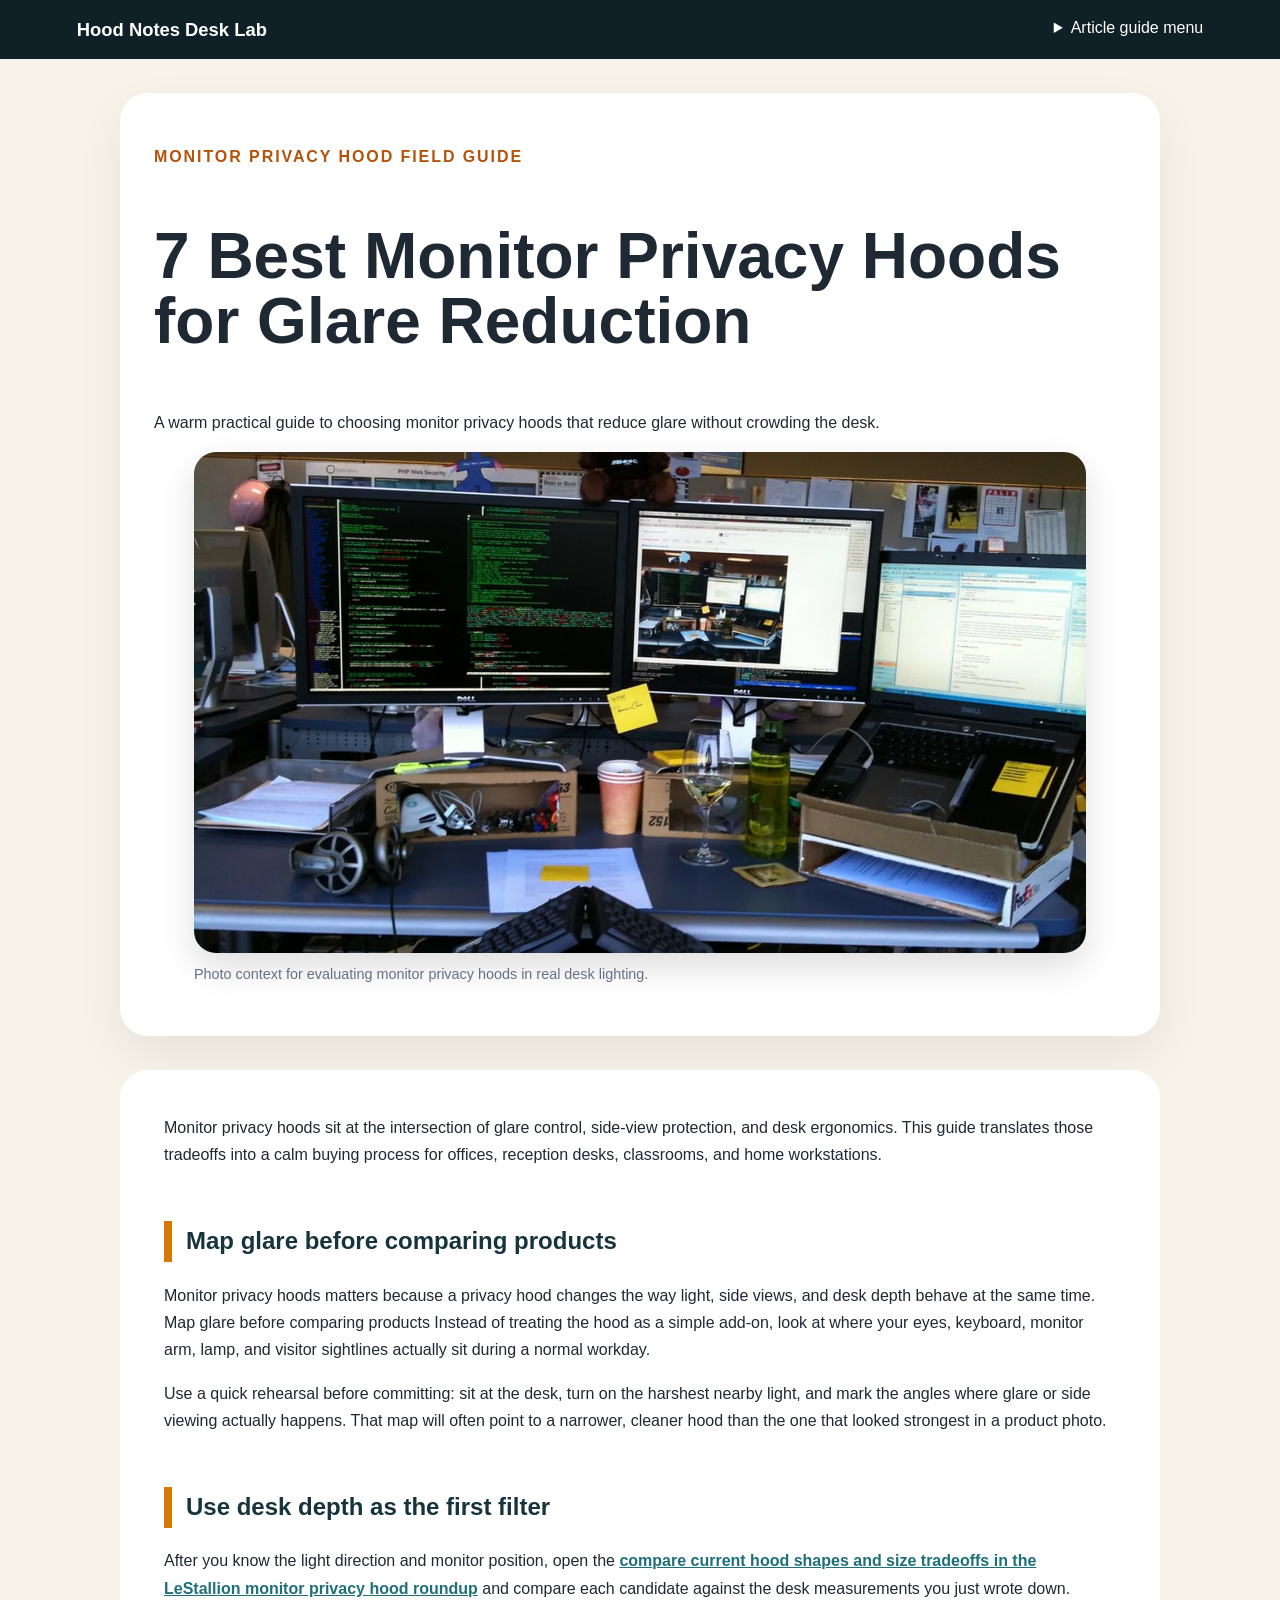
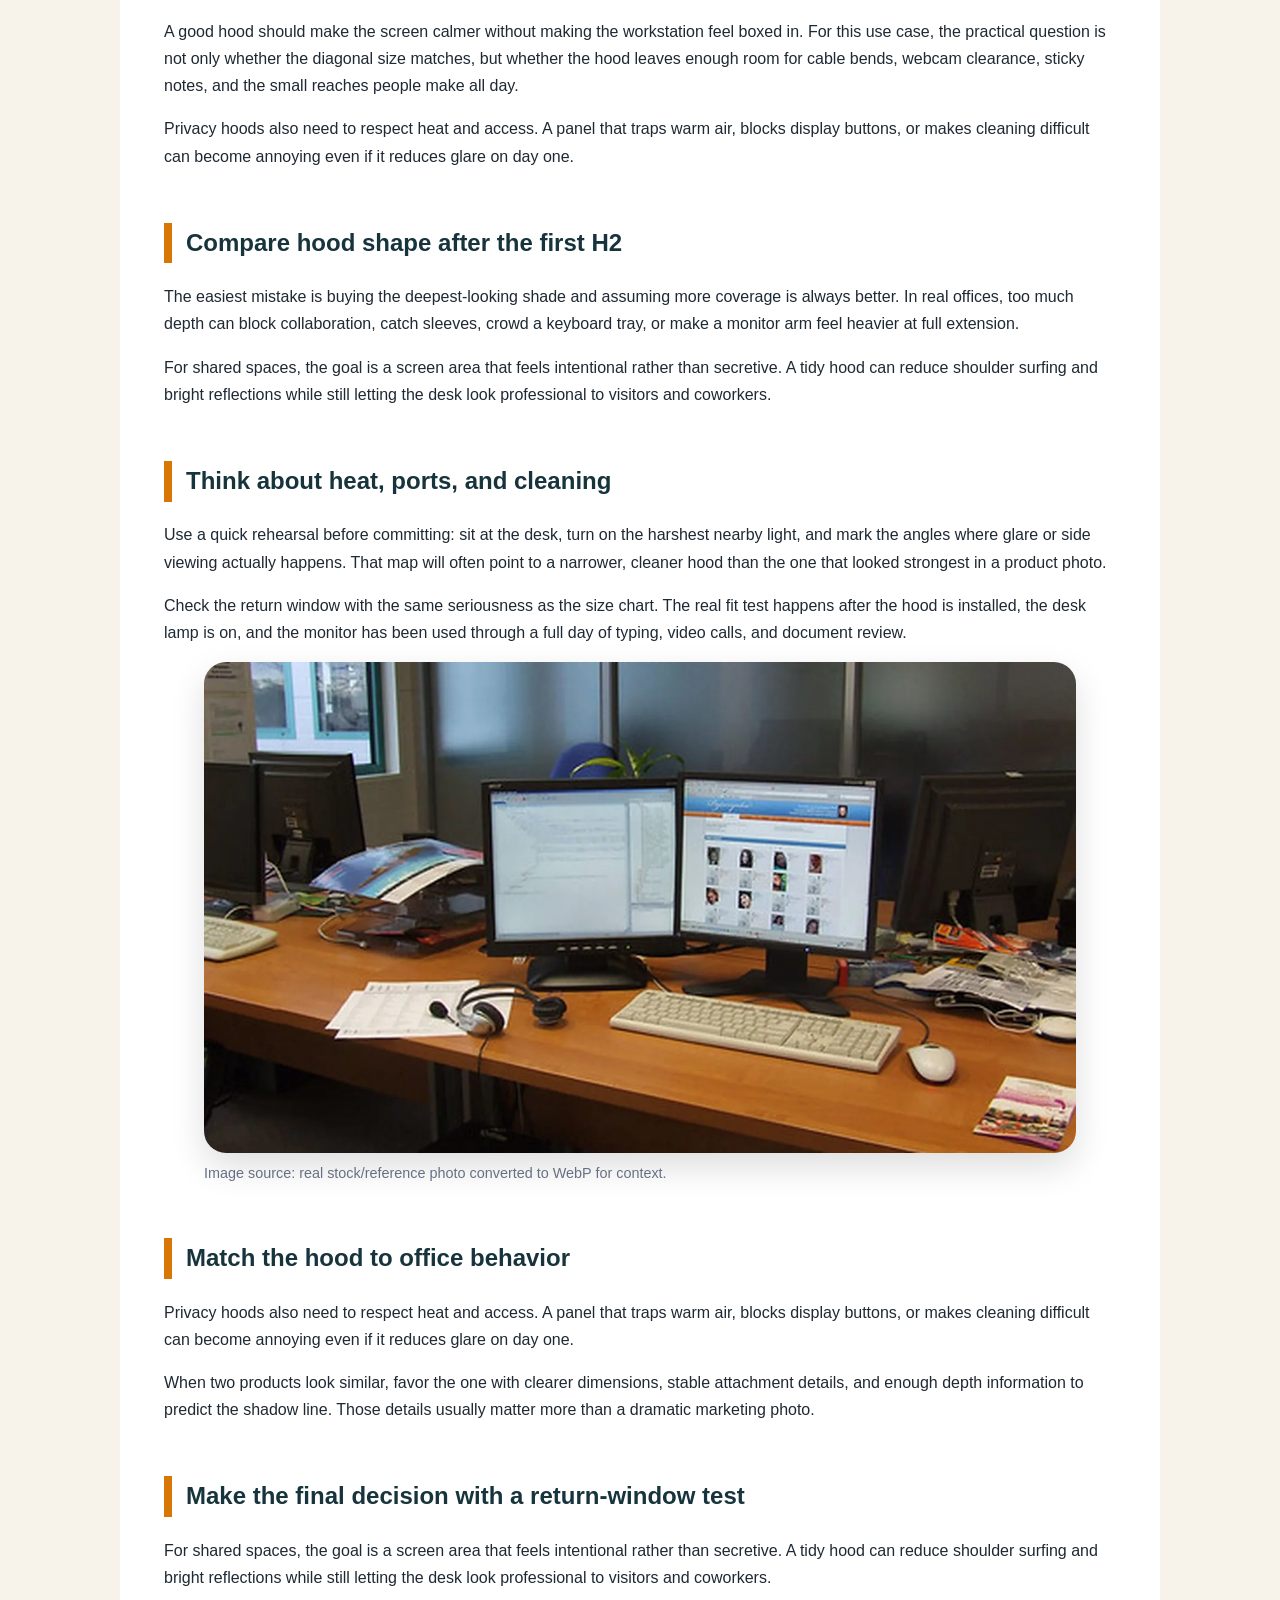
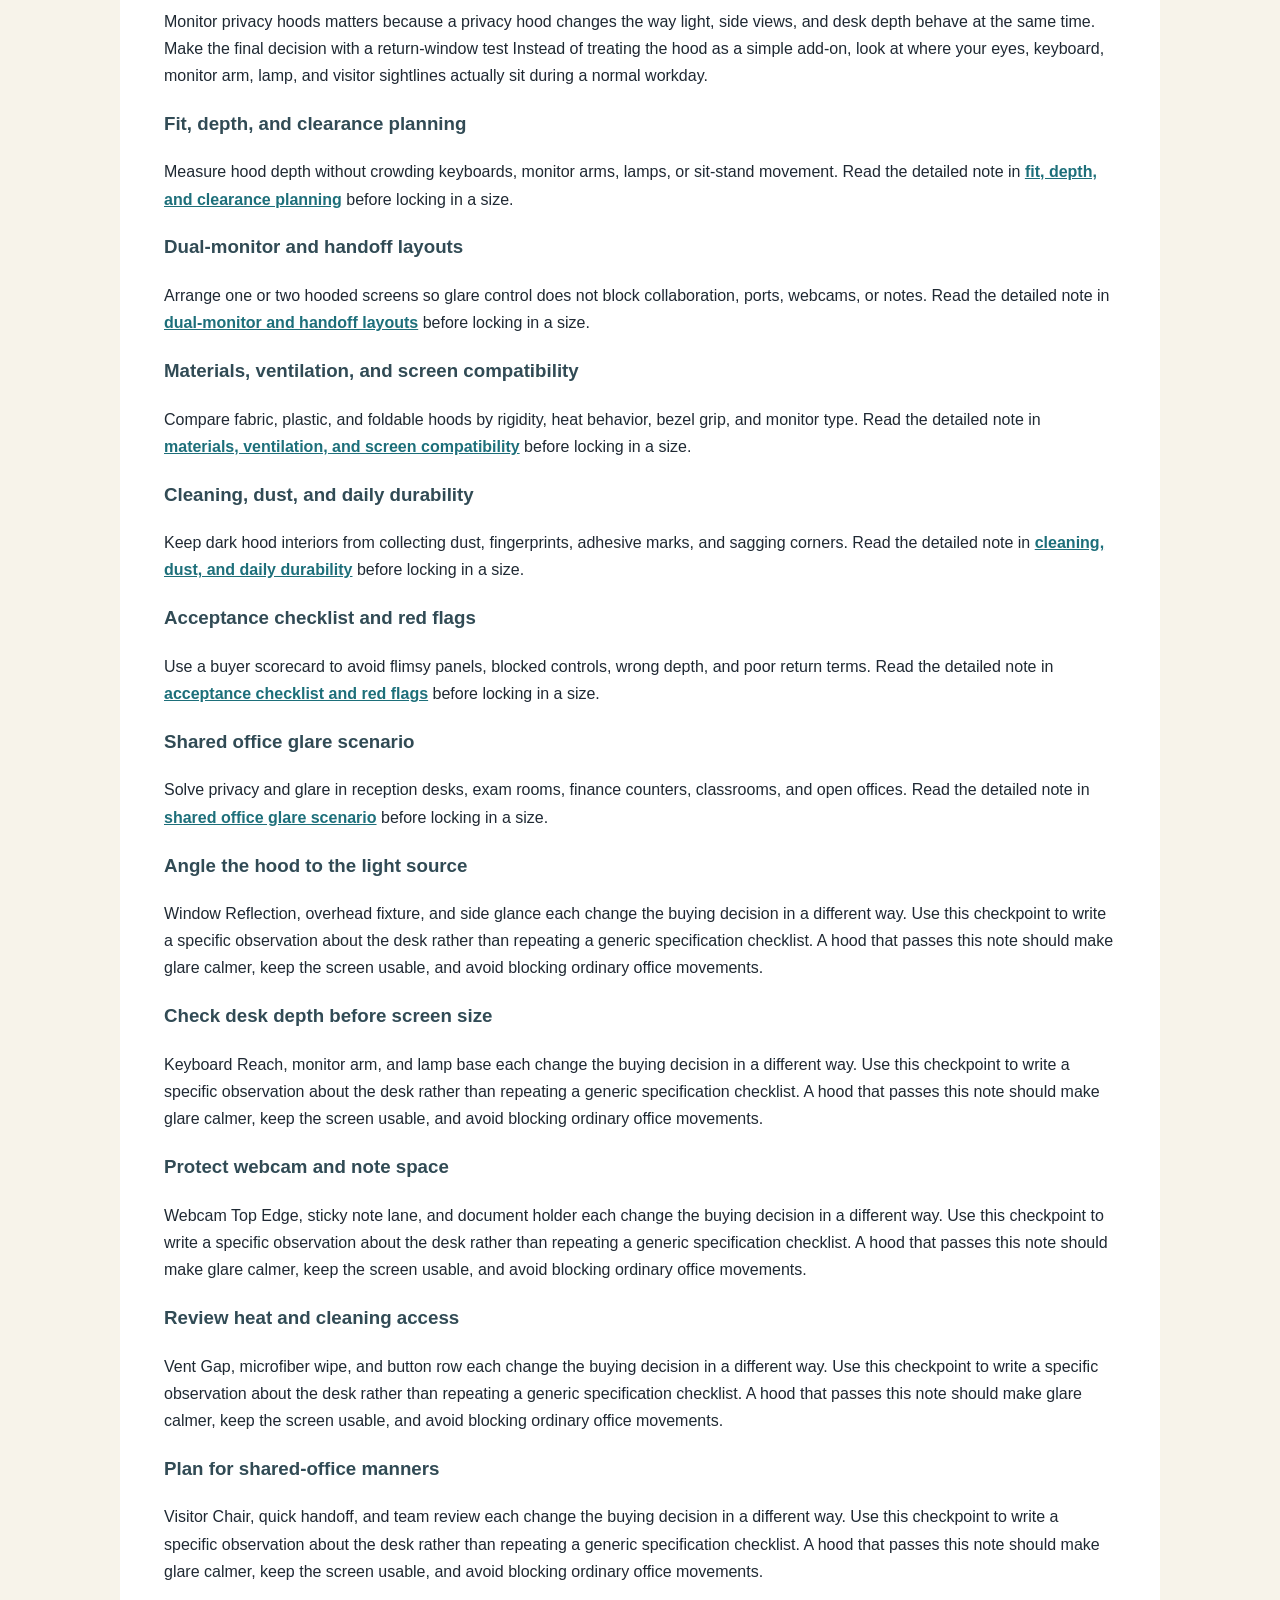
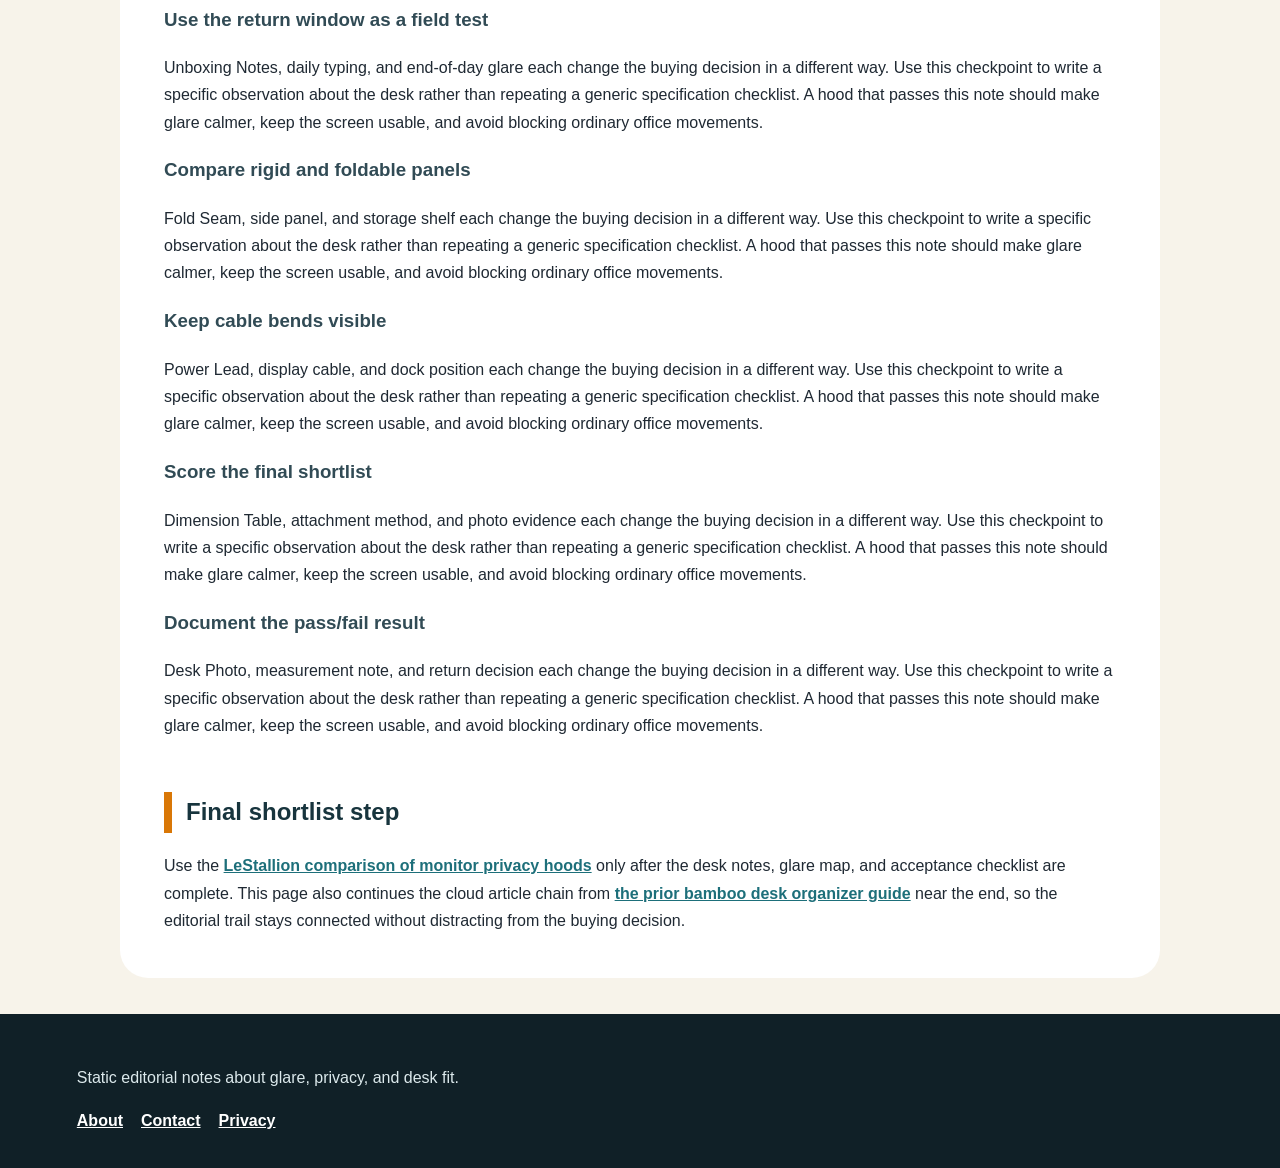
<file: public/index.html>
<!doctype html><html lang="en"><head><meta charset="utf-8"><meta name="viewport" content="width=device-width, initial-scale=1"><title>7 Best Monitor Privacy Hoods for Glare Reduction</title><meta name="description" content="A warm practical guide to choosing monitor privacy hoods that reduce glare without crowding the desk."><link rel="canonical" href="https://ls-monitor-privacy-hoods-634.onrender.com/index.html"><link rel="stylesheet" href="style.css"><script type="application/ld+json">{"@context": "https://schema.org", "@type": "Article", "headline": "7 Best Monitor Privacy Hoods for Glare Reduction", "description": "A warm practical guide to choosing monitor privacy hoods that reduce glare without crowding the desk.", "url": "https://ls-monitor-privacy-hoods-634.onrender.com/index.html"}</script></head><body><header><a class="brand" href="index.html">Hood Notes Desk Lab</a><details><summary>Article guide menu</summary><nav><a href="index.html">Home</a><a href="fit-desk-depth.html">Fit Desk Depth</a><a href="multi-monitor-layouts.html">Multi Monitor Layouts</a><a href="materials-ventilation.html">Materials Ventilation</a><a href="cleaning-durability.html">Cleaning Durability</a><a href="buying-checklist.html">Buying Checklist</a><a href="shared-office-scenario.html">Shared Office Scenario</a></nav></details></header><main><section class="hero"><p class="eyebrow">Monitor privacy hood field guide</p><h1>7 Best Monitor Privacy Hoods for Glare Reduction</h1><p>A warm practical guide to choosing monitor privacy hoods that reduce glare without crowding the desk.</p><figure class="hero-img"><img src="assets/image-1.webp" alt="Monitor workstation used for privacy hood glare planning"><figcaption>Photo context for evaluating monitor privacy hoods in real desk lighting.</figcaption></figure></section><article><p class="lede">Monitor privacy hoods sit at the intersection of glare control, side-view protection, and desk ergonomics. This guide translates those tradeoffs into a calm buying process for offices, reception desks, classrooms, and home workstations.</p>
<h2>Map glare before comparing products</h2>
<p>Monitor privacy hoods matters because a privacy hood changes the way light, side views, and desk depth behave at the same time. Map glare before comparing products Instead of treating the hood as a simple add-on, look at where your eyes, keyboard, monitor arm, lamp, and visitor sightlines actually sit during a normal workday.</p><p>Use a quick rehearsal before committing: sit at the desk, turn on the harshest nearby light, and mark the angles where glare or side viewing actually happens. That map will often point to a narrower, cleaner hood than the one that looked strongest in a product photo.</p>
<h2>Use desk depth as the first filter</h2>
<p>After you know the light direction and monitor position, open the <a href="https://lestallion.com/blogs/product-reviews/best-monitor-privacy-hoods-for-glare-reduction">compare current hood shapes and size tradeoffs in the LeStallion monitor privacy hood roundup</a> and compare each candidate against the desk measurements you just wrote down.</p>
<p>A good hood should make the screen calmer without making the workstation feel boxed in. For this use case, the practical question is not only whether the diagonal size matches, but whether the hood leaves enough room for cable bends, webcam clearance, sticky notes, and the small reaches people make all day.</p><p>Privacy hoods also need to respect heat and access. A panel that traps warm air, blocks display buttons, or makes cleaning difficult can become annoying even if it reduces glare on day one.</p>
<h2>Compare hood shape after the first H2</h2>
<p>The easiest mistake is buying the deepest-looking shade and assuming more coverage is always better. In real offices, too much depth can block collaboration, catch sleeves, crowd a keyboard tray, or make a monitor arm feel heavier at full extension.</p><p>For shared spaces, the goal is a screen area that feels intentional rather than secretive. A tidy hood can reduce shoulder surfing and bright reflections while still letting the desk look professional to visitors and coworkers.</p>
<h2>Think about heat, ports, and cleaning</h2>
<p>Use a quick rehearsal before committing: sit at the desk, turn on the harshest nearby light, and mark the angles where glare or side viewing actually happens. That map will often point to a narrower, cleaner hood than the one that looked strongest in a product photo.</p><p>Check the return window with the same seriousness as the size chart. The real fit test happens after the hood is installed, the desk lamp is on, and the monitor has been used through a full day of typing, video calls, and document review.</p>
<figure><img src="assets/image-2.webp" alt="Office monitor workstation used to evaluate privacy hood glare control"><figcaption>Image source: real stock/reference photo converted to WebP for context.</figcaption></figure>
<h2>Match the hood to office behavior</h2>
<p>Privacy hoods also need to respect heat and access. A panel that traps warm air, blocks display buttons, or makes cleaning difficult can become annoying even if it reduces glare on day one.</p><p>When two products look similar, favor the one with clearer dimensions, stable attachment details, and enough depth information to predict the shadow line. Those details usually matter more than a dramatic marketing photo.</p>
<h2>Make the final decision with a return-window test</h2>
<p>For shared spaces, the goal is a screen area that feels intentional rather than secretive. A tidy hood can reduce shoulder surfing and bright reflections while still letting the desk look professional to visitors and coworkers.</p><p>Monitor privacy hoods matters because a privacy hood changes the way light, side views, and desk depth behave at the same time. Make the final decision with a return-window test Instead of treating the hood as a simple add-on, look at where your eyes, keyboard, monitor arm, lamp, and visitor sightlines actually sit during a normal workday.</p>
<h3>Fit, depth, and clearance planning</h3><p>Measure hood depth without crowding keyboards, monitor arms, lamps, or sit-stand movement. Read the detailed note in <a href="fit-desk-depth.html">fit, depth, and clearance planning</a> before locking in a size.</p>
<h3>Dual-monitor and handoff layouts</h3><p>Arrange one or two hooded screens so glare control does not block collaboration, ports, webcams, or notes. Read the detailed note in <a href="multi-monitor-layouts.html">dual-monitor and handoff layouts</a> before locking in a size.</p>
<h3>Materials, ventilation, and screen compatibility</h3><p>Compare fabric, plastic, and foldable hoods by rigidity, heat behavior, bezel grip, and monitor type. Read the detailed note in <a href="materials-ventilation.html">materials, ventilation, and screen compatibility</a> before locking in a size.</p>
<h3>Cleaning, dust, and daily durability</h3><p>Keep dark hood interiors from collecting dust, fingerprints, adhesive marks, and sagging corners. Read the detailed note in <a href="cleaning-durability.html">cleaning, dust, and daily durability</a> before locking in a size.</p>
<h3>Acceptance checklist and red flags</h3><p>Use a buyer scorecard to avoid flimsy panels, blocked controls, wrong depth, and poor return terms. Read the detailed note in <a href="buying-checklist.html">acceptance checklist and red flags</a> before locking in a size.</p>
<h3>Shared office glare scenario</h3><p>Solve privacy and glare in reception desks, exam rooms, finance counters, classrooms, and open offices. Read the detailed note in <a href="shared-office-scenario.html">shared office glare scenario</a> before locking in a size.</p>
<h3>Angle the hood to the light source</h3><p>Window Reflection, overhead fixture, and side glance each change the buying decision in a different way. Use this checkpoint to write a specific observation about the desk rather than repeating a generic specification checklist. A hood that passes this note should make glare calmer, keep the screen usable, and avoid blocking ordinary office movements.</p>
<h3>Check desk depth before screen size</h3><p>Keyboard Reach, monitor arm, and lamp base each change the buying decision in a different way. Use this checkpoint to write a specific observation about the desk rather than repeating a generic specification checklist. A hood that passes this note should make glare calmer, keep the screen usable, and avoid blocking ordinary office movements.</p>
<h3>Protect webcam and note space</h3><p>Webcam Top Edge, sticky note lane, and document holder each change the buying decision in a different way. Use this checkpoint to write a specific observation about the desk rather than repeating a generic specification checklist. A hood that passes this note should make glare calmer, keep the screen usable, and avoid blocking ordinary office movements.</p>
<h3>Review heat and cleaning access</h3><p>Vent Gap, microfiber wipe, and button row each change the buying decision in a different way. Use this checkpoint to write a specific observation about the desk rather than repeating a generic specification checklist. A hood that passes this note should make glare calmer, keep the screen usable, and avoid blocking ordinary office movements.</p>
<h3>Plan for shared-office manners</h3><p>Visitor Chair, quick handoff, and team review each change the buying decision in a different way. Use this checkpoint to write a specific observation about the desk rather than repeating a generic specification checklist. A hood that passes this note should make glare calmer, keep the screen usable, and avoid blocking ordinary office movements.</p>
<h3>Use the return window as a field test</h3><p>Unboxing Notes, daily typing, and end-of-day glare each change the buying decision in a different way. Use this checkpoint to write a specific observation about the desk rather than repeating a generic specification checklist. A hood that passes this note should make glare calmer, keep the screen usable, and avoid blocking ordinary office movements.</p>
<h3>Compare rigid and foldable panels</h3><p>Fold Seam, side panel, and storage shelf each change the buying decision in a different way. Use this checkpoint to write a specific observation about the desk rather than repeating a generic specification checklist. A hood that passes this note should make glare calmer, keep the screen usable, and avoid blocking ordinary office movements.</p>
<h3>Keep cable bends visible</h3><p>Power Lead, display cable, and dock position each change the buying decision in a different way. Use this checkpoint to write a specific observation about the desk rather than repeating a generic specification checklist. A hood that passes this note should make glare calmer, keep the screen usable, and avoid blocking ordinary office movements.</p>
<h3>Score the final shortlist</h3><p>Dimension Table, attachment method, and photo evidence each change the buying decision in a different way. Use this checkpoint to write a specific observation about the desk rather than repeating a generic specification checklist. A hood that passes this note should make glare calmer, keep the screen usable, and avoid blocking ordinary office movements.</p>
<h3>Document the pass/fail result</h3><p>Desk Photo, measurement note, and return decision each change the buying decision in a different way. Use this checkpoint to write a specific observation about the desk rather than repeating a generic specification checklist. A hood that passes this note should make glare calmer, keep the screen usable, and avoid blocking ordinary office movements.</p>
<h2>Final shortlist step</h2><p>Use the <a href="https://lestallion.com/blogs/product-reviews/best-monitor-privacy-hoods-for-glare-reduction">LeStallion comparison of monitor privacy hoods</a> only after the desk notes, glare map, and acceptance checklist are complete. This page also continues the cloud article chain from <a href="https://ls-bamboo-desk-organizers-633.surge.sh/index.html">the prior bamboo desk organizer guide</a> near the end, so the editorial trail stays connected without distracting from the buying decision.</p></article></main><footer><p>Static editorial notes about glare, privacy, and desk fit.</p><a href="about.html">About</a><a href="contact.html">Contact</a><a href="privacy.html">Privacy</a></footer></body></html>
</file>
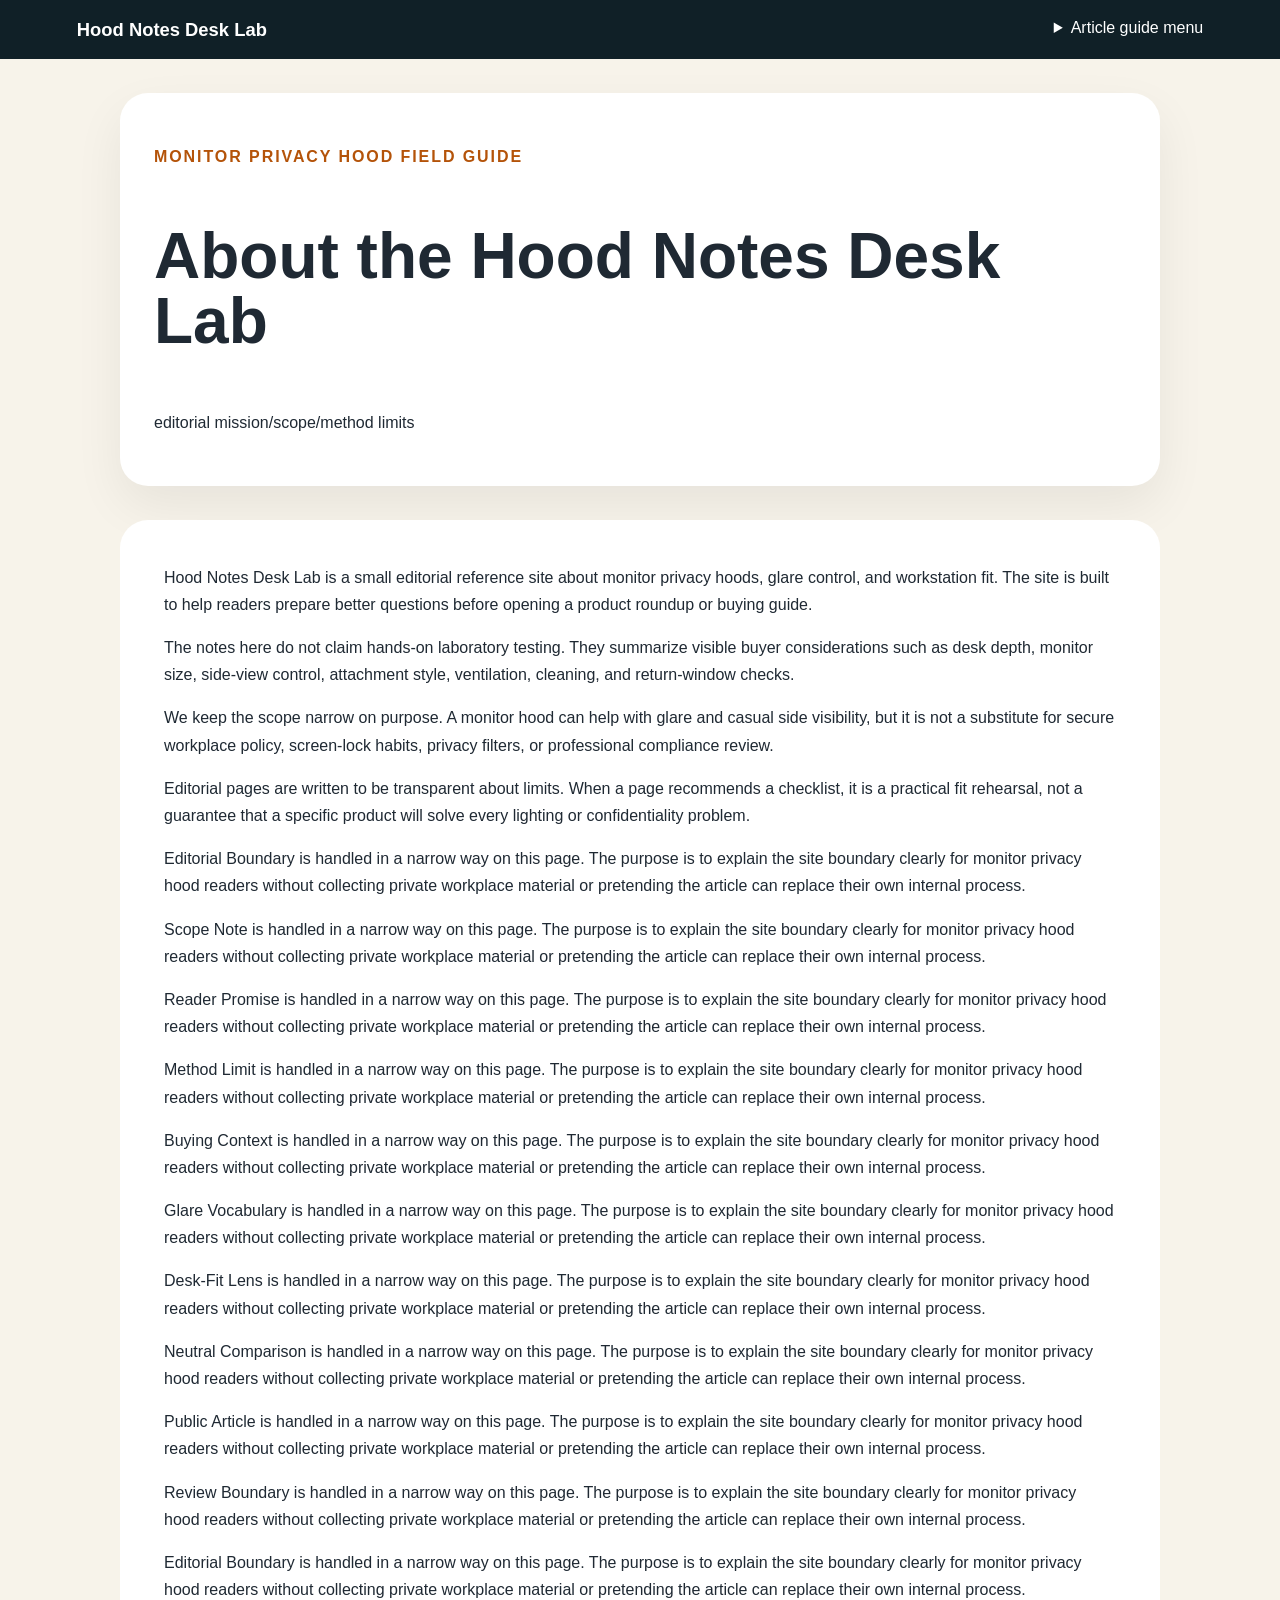
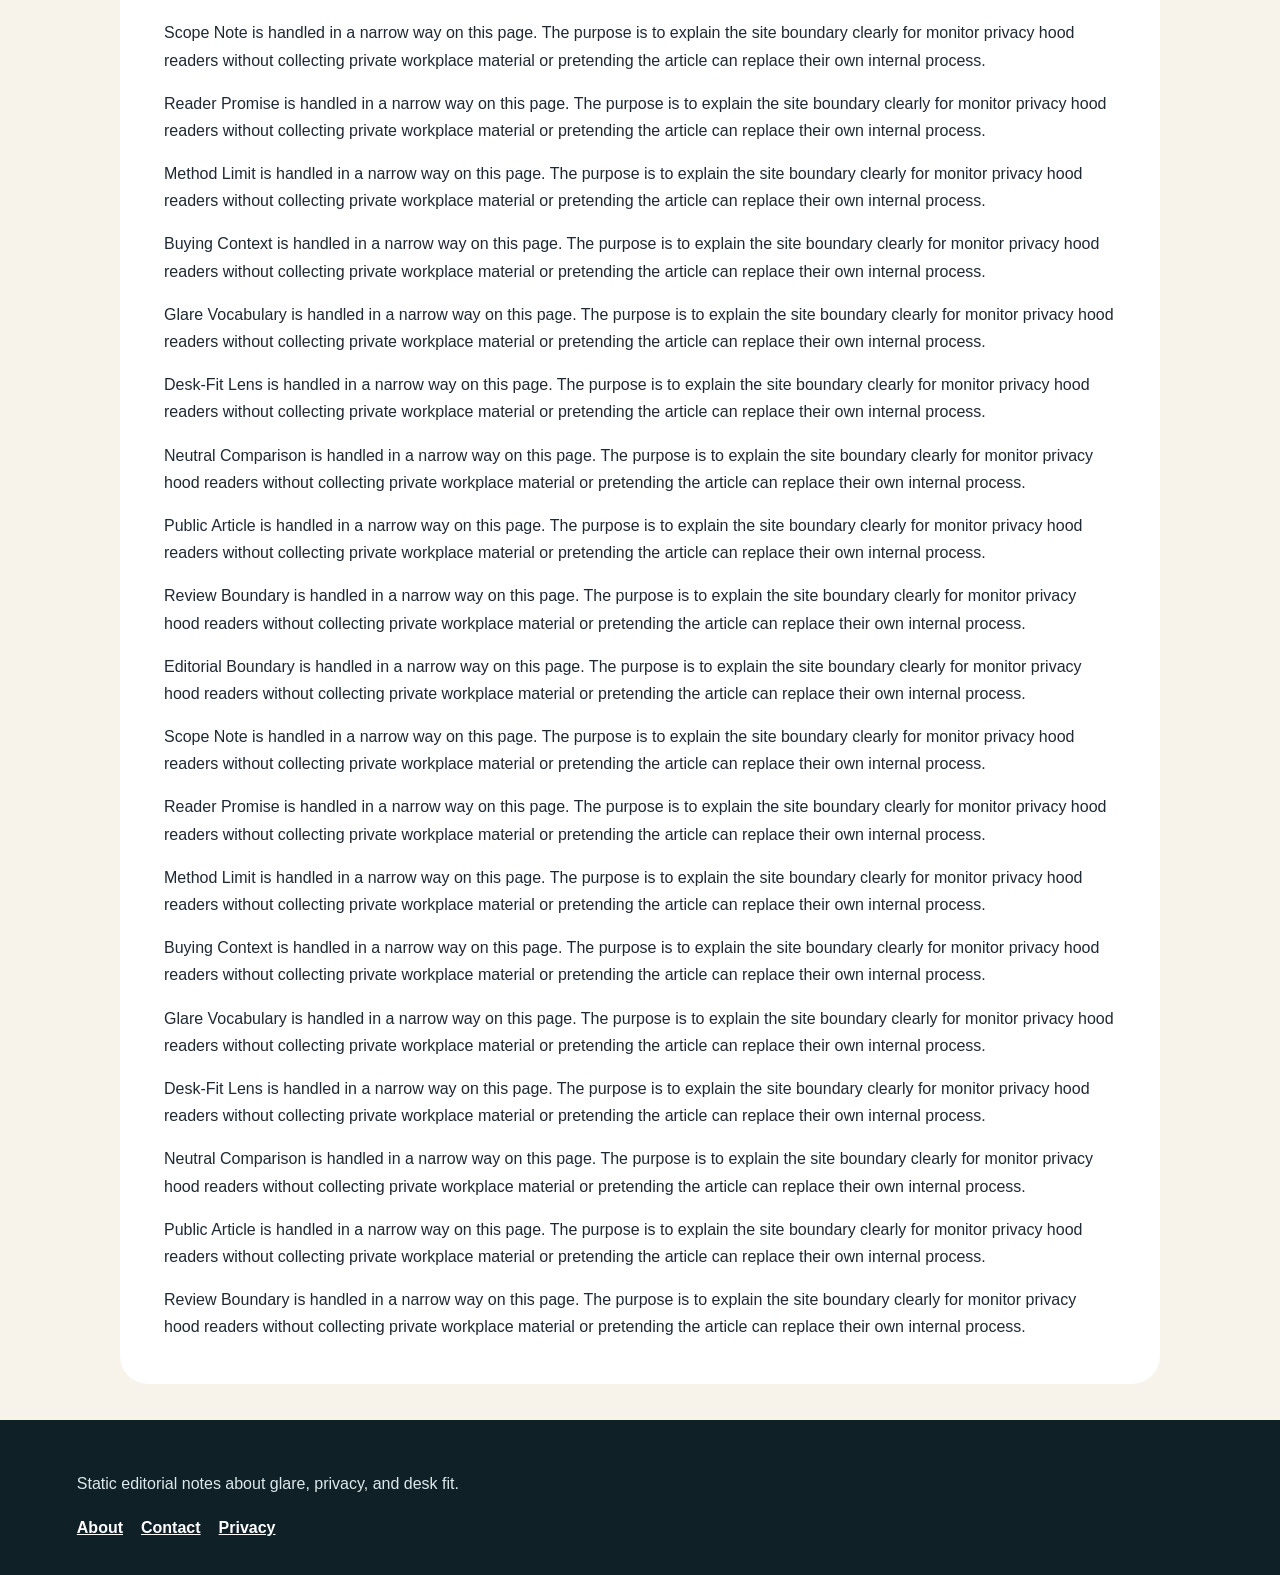
<file: public/about.html>
<!doctype html><html lang="en"><head><meta charset="utf-8"><meta name="viewport" content="width=device-width, initial-scale=1"><title>About the Hood Notes Desk Lab</title><meta name="description" content="editorial mission/scope/method limits"><link rel="canonical" href="https://ls-monitor-privacy-hoods-634.onrender.com/about.html"><link rel="stylesheet" href="style.css"><script type="application/ld+json">{"@context": "https://schema.org", "@type": "Article", "headline": "About the Hood Notes Desk Lab", "description": "editorial mission/scope/method limits", "url": "https://ls-monitor-privacy-hoods-634.onrender.com/about.html"}</script></head><body><header><a class="brand" href="index.html">Hood Notes Desk Lab</a><details><summary>Article guide menu</summary><nav><a href="index.html">Home</a><a href="fit-desk-depth.html">Fit Desk Depth</a><a href="multi-monitor-layouts.html">Multi Monitor Layouts</a><a href="materials-ventilation.html">Materials Ventilation</a><a href="cleaning-durability.html">Cleaning Durability</a><a href="buying-checklist.html">Buying Checklist</a><a href="shared-office-scenario.html">Shared Office Scenario</a></nav></details></header><main><section class="hero"><p class="eyebrow">Monitor privacy hood field guide</p><h1>About the Hood Notes Desk Lab</h1><p>editorial mission/scope/method limits</p></section><article><p>Hood Notes Desk Lab is a small editorial reference site about monitor privacy hoods, glare control, and workstation fit. The site is built to help readers prepare better questions before opening a product roundup or buying guide.</p><p>The notes here do not claim hands-on laboratory testing. They summarize visible buyer considerations such as desk depth, monitor size, side-view control, attachment style, ventilation, cleaning, and return-window checks.</p><p>We keep the scope narrow on purpose. A monitor hood can help with glare and casual side visibility, but it is not a substitute for secure workplace policy, screen-lock habits, privacy filters, or professional compliance review.</p><p>Editorial pages are written to be transparent about limits. When a page recommends a checklist, it is a practical fit rehearsal, not a guarantee that a specific product will solve every lighting or confidentiality problem.</p><p>Editorial Boundary is handled in a narrow way on this page. The purpose is to explain the site boundary clearly for monitor privacy hood readers without collecting private workplace material or pretending the article can replace their own internal process.</p><p>Scope Note is handled in a narrow way on this page. The purpose is to explain the site boundary clearly for monitor privacy hood readers without collecting private workplace material or pretending the article can replace their own internal process.</p><p>Reader Promise is handled in a narrow way on this page. The purpose is to explain the site boundary clearly for monitor privacy hood readers without collecting private workplace material or pretending the article can replace their own internal process.</p><p>Method Limit is handled in a narrow way on this page. The purpose is to explain the site boundary clearly for monitor privacy hood readers without collecting private workplace material or pretending the article can replace their own internal process.</p><p>Buying Context is handled in a narrow way on this page. The purpose is to explain the site boundary clearly for monitor privacy hood readers without collecting private workplace material or pretending the article can replace their own internal process.</p><p>Glare Vocabulary is handled in a narrow way on this page. The purpose is to explain the site boundary clearly for monitor privacy hood readers without collecting private workplace material or pretending the article can replace their own internal process.</p><p>Desk-Fit Lens is handled in a narrow way on this page. The purpose is to explain the site boundary clearly for monitor privacy hood readers without collecting private workplace material or pretending the article can replace their own internal process.</p><p>Neutral Comparison is handled in a narrow way on this page. The purpose is to explain the site boundary clearly for monitor privacy hood readers without collecting private workplace material or pretending the article can replace their own internal process.</p><p>Public Article is handled in a narrow way on this page. The purpose is to explain the site boundary clearly for monitor privacy hood readers without collecting private workplace material or pretending the article can replace their own internal process.</p><p>Review Boundary is handled in a narrow way on this page. The purpose is to explain the site boundary clearly for monitor privacy hood readers without collecting private workplace material or pretending the article can replace their own internal process.</p><p>Editorial Boundary is handled in a narrow way on this page. The purpose is to explain the site boundary clearly for monitor privacy hood readers without collecting private workplace material or pretending the article can replace their own internal process.</p><p>Scope Note is handled in a narrow way on this page. The purpose is to explain the site boundary clearly for monitor privacy hood readers without collecting private workplace material or pretending the article can replace their own internal process.</p><p>Reader Promise is handled in a narrow way on this page. The purpose is to explain the site boundary clearly for monitor privacy hood readers without collecting private workplace material or pretending the article can replace their own internal process.</p><p>Method Limit is handled in a narrow way on this page. The purpose is to explain the site boundary clearly for monitor privacy hood readers without collecting private workplace material or pretending the article can replace their own internal process.</p><p>Buying Context is handled in a narrow way on this page. The purpose is to explain the site boundary clearly for monitor privacy hood readers without collecting private workplace material or pretending the article can replace their own internal process.</p><p>Glare Vocabulary is handled in a narrow way on this page. The purpose is to explain the site boundary clearly for monitor privacy hood readers without collecting private workplace material or pretending the article can replace their own internal process.</p><p>Desk-Fit Lens is handled in a narrow way on this page. The purpose is to explain the site boundary clearly for monitor privacy hood readers without collecting private workplace material or pretending the article can replace their own internal process.</p><p>Neutral Comparison is handled in a narrow way on this page. The purpose is to explain the site boundary clearly for monitor privacy hood readers without collecting private workplace material or pretending the article can replace their own internal process.</p><p>Public Article is handled in a narrow way on this page. The purpose is to explain the site boundary clearly for monitor privacy hood readers without collecting private workplace material or pretending the article can replace their own internal process.</p><p>Review Boundary is handled in a narrow way on this page. The purpose is to explain the site boundary clearly for monitor privacy hood readers without collecting private workplace material or pretending the article can replace their own internal process.</p><p>Editorial Boundary is handled in a narrow way on this page. The purpose is to explain the site boundary clearly for monitor privacy hood readers without collecting private workplace material or pretending the article can replace their own internal process.</p><p>Scope Note is handled in a narrow way on this page. The purpose is to explain the site boundary clearly for monitor privacy hood readers without collecting private workplace material or pretending the article can replace their own internal process.</p><p>Reader Promise is handled in a narrow way on this page. The purpose is to explain the site boundary clearly for monitor privacy hood readers without collecting private workplace material or pretending the article can replace their own internal process.</p><p>Method Limit is handled in a narrow way on this page. The purpose is to explain the site boundary clearly for monitor privacy hood readers without collecting private workplace material or pretending the article can replace their own internal process.</p><p>Buying Context is handled in a narrow way on this page. The purpose is to explain the site boundary clearly for monitor privacy hood readers without collecting private workplace material or pretending the article can replace their own internal process.</p><p>Glare Vocabulary is handled in a narrow way on this page. The purpose is to explain the site boundary clearly for monitor privacy hood readers without collecting private workplace material or pretending the article can replace their own internal process.</p><p>Desk-Fit Lens is handled in a narrow way on this page. The purpose is to explain the site boundary clearly for monitor privacy hood readers without collecting private workplace material or pretending the article can replace their own internal process.</p><p>Neutral Comparison is handled in a narrow way on this page. The purpose is to explain the site boundary clearly for monitor privacy hood readers without collecting private workplace material or pretending the article can replace their own internal process.</p><p>Public Article is handled in a narrow way on this page. The purpose is to explain the site boundary clearly for monitor privacy hood readers without collecting private workplace material or pretending the article can replace their own internal process.</p><p>Review Boundary is handled in a narrow way on this page. The purpose is to explain the site boundary clearly for monitor privacy hood readers without collecting private workplace material or pretending the article can replace their own internal process.</p></article></main><footer><p>Static editorial notes about glare, privacy, and desk fit.</p><a href="about.html">About</a><a href="contact.html">Contact</a><a href="privacy.html">Privacy</a></footer></body></html>
</file>
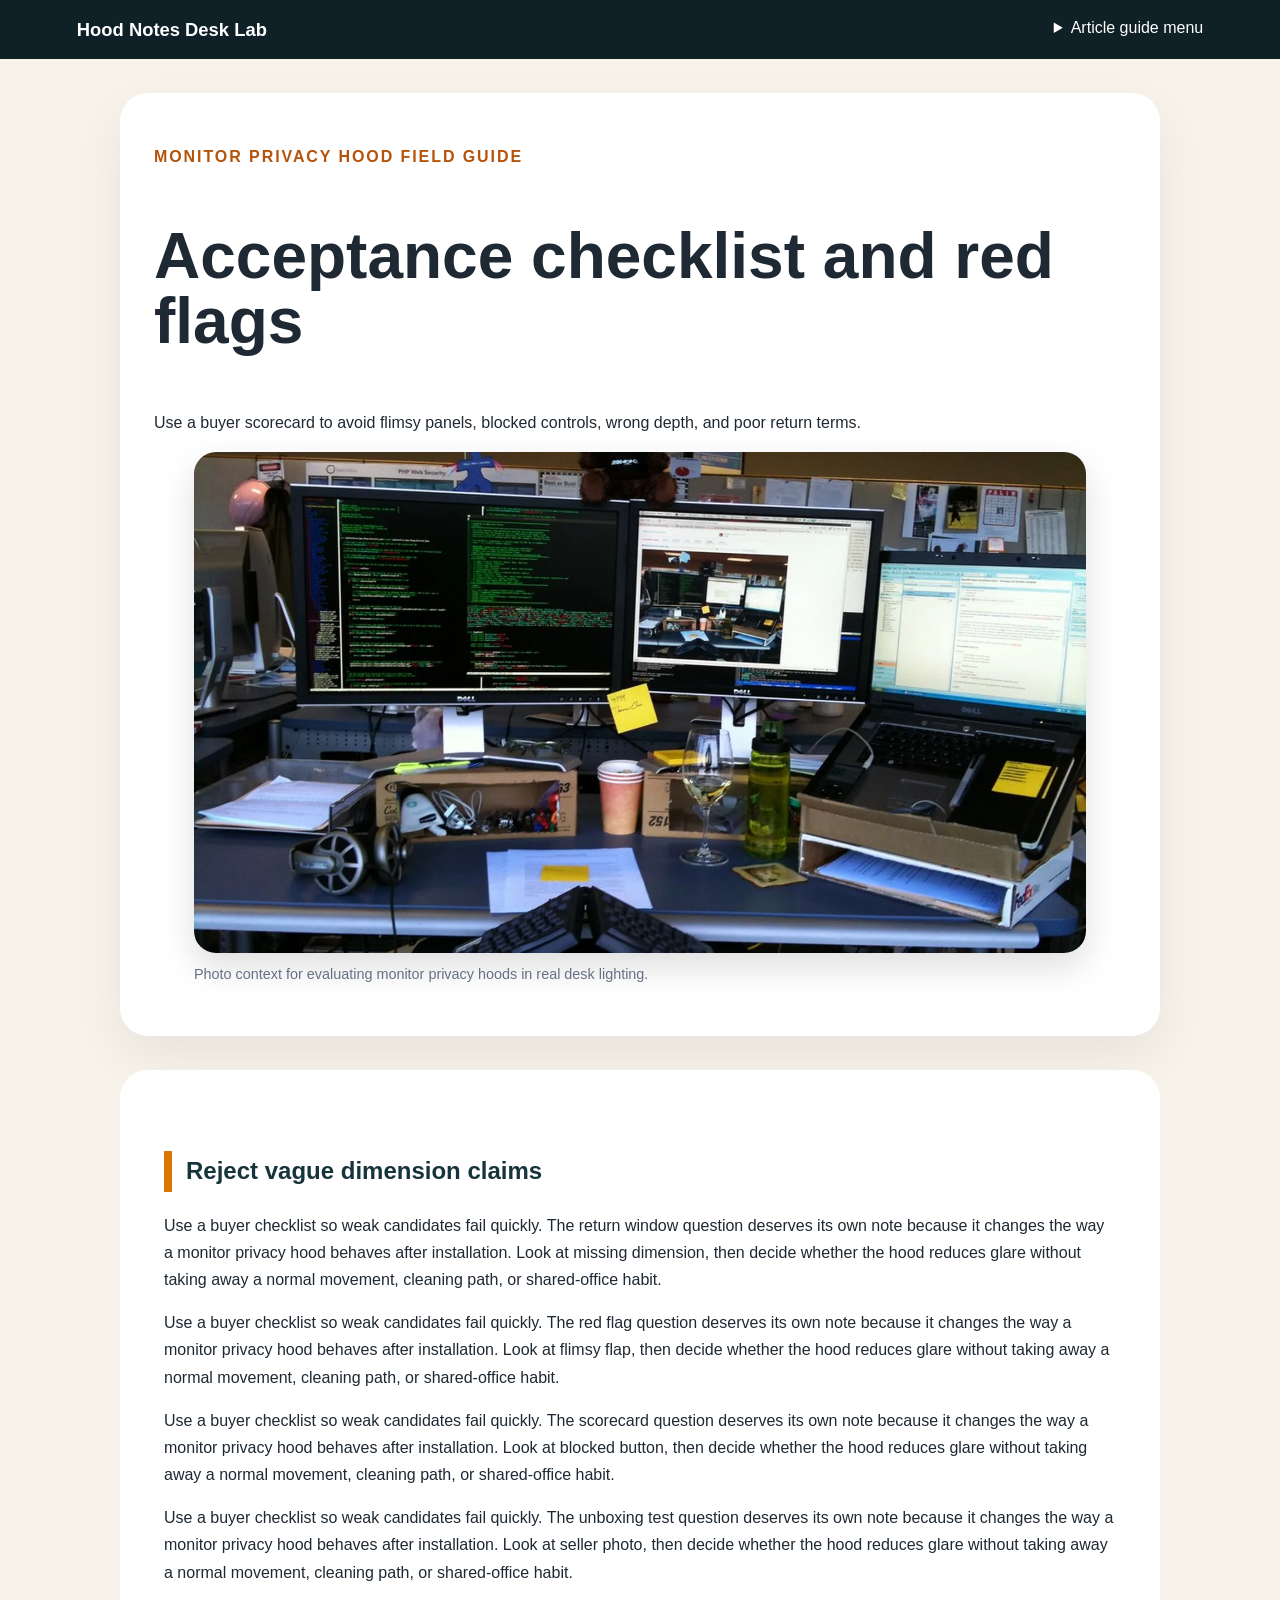
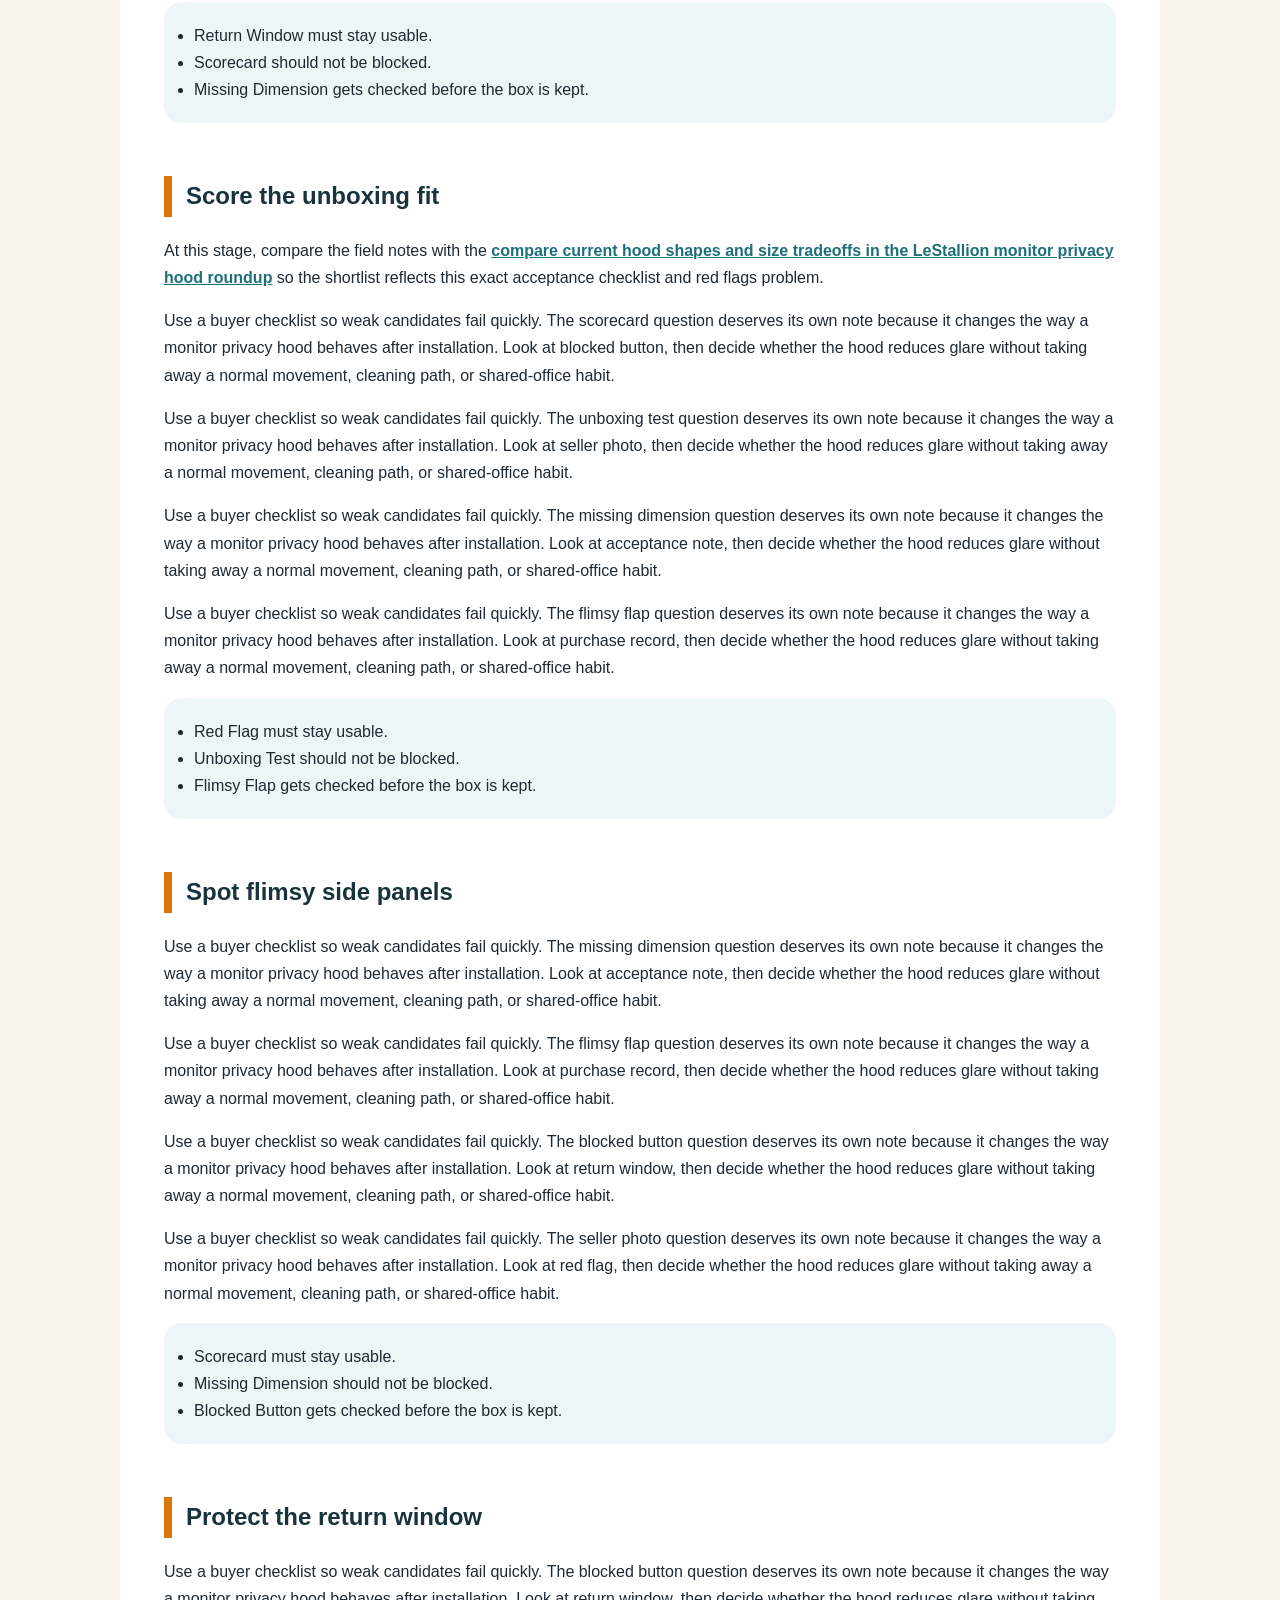
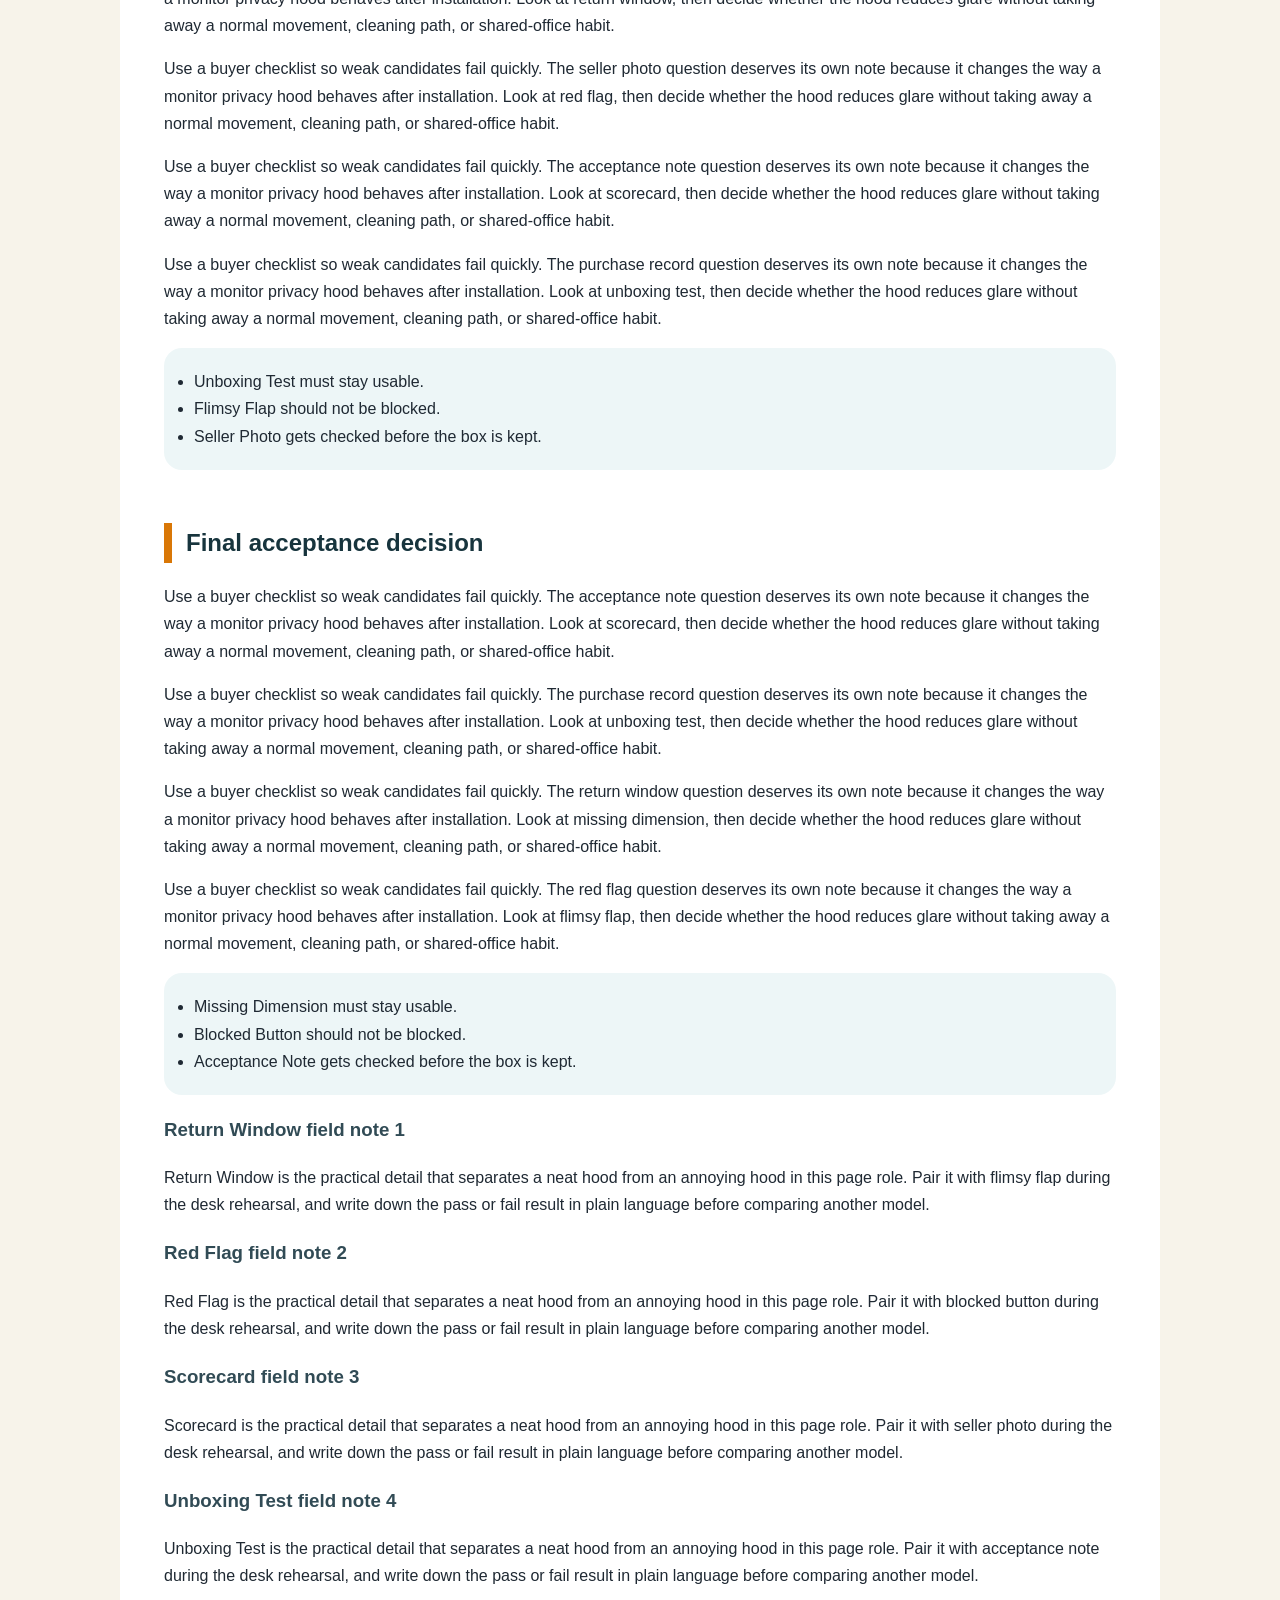
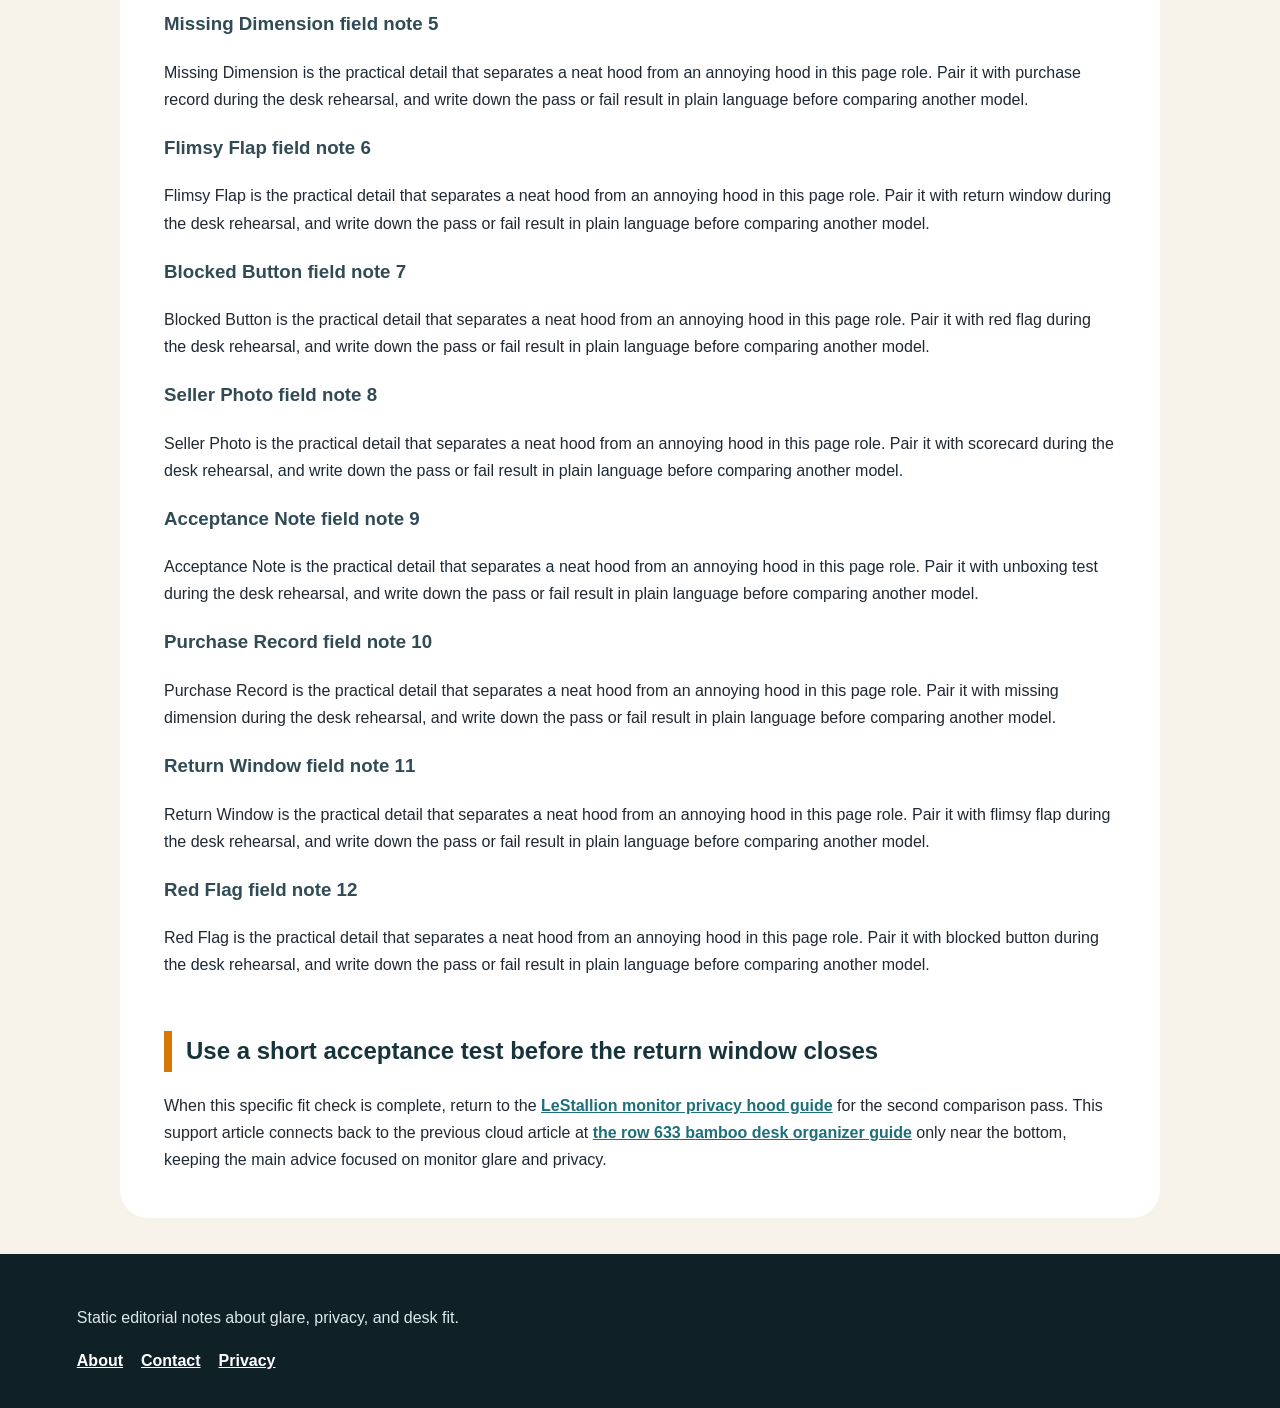
<file: public/buying-checklist.html>
<!doctype html><html lang="en"><head><meta charset="utf-8"><meta name="viewport" content="width=device-width, initial-scale=1"><title>Acceptance checklist and red flags</title><meta name="description" content="Use a buyer scorecard to avoid flimsy panels, blocked controls, wrong depth, and poor return terms."><link rel="canonical" href="https://ls-monitor-privacy-hoods-634.onrender.com/buying-checklist.html"><link rel="stylesheet" href="style.css"><script type="application/ld+json">{"@context": "https://schema.org", "@type": "Article", "headline": "Acceptance checklist and red flags", "description": "Use a buyer scorecard to avoid flimsy panels, blocked controls, wrong depth, and poor return terms.", "url": "https://ls-monitor-privacy-hoods-634.onrender.com/buying-checklist.html"}</script></head><body><header><a class="brand" href="index.html">Hood Notes Desk Lab</a><details><summary>Article guide menu</summary><nav><a href="index.html">Home</a><a href="fit-desk-depth.html">Fit Desk Depth</a><a href="multi-monitor-layouts.html">Multi Monitor Layouts</a><a href="materials-ventilation.html">Materials Ventilation</a><a href="cleaning-durability.html">Cleaning Durability</a><a href="buying-checklist.html">Buying Checklist</a><a href="shared-office-scenario.html">Shared Office Scenario</a></nav></details></header><main><section class="hero"><p class="eyebrow">Monitor privacy hood field guide</p><h1>Acceptance checklist and red flags</h1><p>Use a buyer scorecard to avoid flimsy panels, blocked controls, wrong depth, and poor return terms.</p><figure class="hero-img"><img src="assets/image-1.webp" alt="Monitor workstation used for privacy hood glare planning"><figcaption>Photo context for evaluating monitor privacy hoods in real desk lighting.</figcaption></figure></section><article><h2>Reject vague dimension claims</h2>
<p>Use a buyer checklist so weak candidates fail quickly. The return window question deserves its own note because it changes the way a monitor privacy hood behaves after installation. Look at missing dimension, then decide whether the hood reduces glare without taking away a normal movement, cleaning path, or shared-office habit.</p>
<p>Use a buyer checklist so weak candidates fail quickly. The red flag question deserves its own note because it changes the way a monitor privacy hood behaves after installation. Look at flimsy flap, then decide whether the hood reduces glare without taking away a normal movement, cleaning path, or shared-office habit.</p>
<p>Use a buyer checklist so weak candidates fail quickly. The scorecard question deserves its own note because it changes the way a monitor privacy hood behaves after installation. Look at blocked button, then decide whether the hood reduces glare without taking away a normal movement, cleaning path, or shared-office habit.</p>
<p>Use a buyer checklist so weak candidates fail quickly. The unboxing test question deserves its own note because it changes the way a monitor privacy hood behaves after installation. Look at seller photo, then decide whether the hood reduces glare without taking away a normal movement, cleaning path, or shared-office habit.</p>
<ul><li>Return Window must stay usable.</li><li>Scorecard should not be blocked.</li><li>Missing Dimension gets checked before the box is kept.</li></ul>
<h2>Score the unboxing fit</h2>
<p>At this stage, compare the field notes with the <a href="https://lestallion.com/blogs/product-reviews/best-monitor-privacy-hoods-for-glare-reduction">compare current hood shapes and size tradeoffs in the LeStallion monitor privacy hood roundup</a> so the shortlist reflects this exact acceptance checklist and red flags problem.</p>
<p>Use a buyer checklist so weak candidates fail quickly. The scorecard question deserves its own note because it changes the way a monitor privacy hood behaves after installation. Look at blocked button, then decide whether the hood reduces glare without taking away a normal movement, cleaning path, or shared-office habit.</p>
<p>Use a buyer checklist so weak candidates fail quickly. The unboxing test question deserves its own note because it changes the way a monitor privacy hood behaves after installation. Look at seller photo, then decide whether the hood reduces glare without taking away a normal movement, cleaning path, or shared-office habit.</p>
<p>Use a buyer checklist so weak candidates fail quickly. The missing dimension question deserves its own note because it changes the way a monitor privacy hood behaves after installation. Look at acceptance note, then decide whether the hood reduces glare without taking away a normal movement, cleaning path, or shared-office habit.</p>
<p>Use a buyer checklist so weak candidates fail quickly. The flimsy flap question deserves its own note because it changes the way a monitor privacy hood behaves after installation. Look at purchase record, then decide whether the hood reduces glare without taking away a normal movement, cleaning path, or shared-office habit.</p>
<ul><li>Red Flag must stay usable.</li><li>Unboxing Test should not be blocked.</li><li>Flimsy Flap gets checked before the box is kept.</li></ul>
<h2>Spot flimsy side panels</h2>
<p>Use a buyer checklist so weak candidates fail quickly. The missing dimension question deserves its own note because it changes the way a monitor privacy hood behaves after installation. Look at acceptance note, then decide whether the hood reduces glare without taking away a normal movement, cleaning path, or shared-office habit.</p>
<p>Use a buyer checklist so weak candidates fail quickly. The flimsy flap question deserves its own note because it changes the way a monitor privacy hood behaves after installation. Look at purchase record, then decide whether the hood reduces glare without taking away a normal movement, cleaning path, or shared-office habit.</p>
<p>Use a buyer checklist so weak candidates fail quickly. The blocked button question deserves its own note because it changes the way a monitor privacy hood behaves after installation. Look at return window, then decide whether the hood reduces glare without taking away a normal movement, cleaning path, or shared-office habit.</p>
<p>Use a buyer checklist so weak candidates fail quickly. The seller photo question deserves its own note because it changes the way a monitor privacy hood behaves after installation. Look at red flag, then decide whether the hood reduces glare without taking away a normal movement, cleaning path, or shared-office habit.</p>
<ul><li>Scorecard must stay usable.</li><li>Missing Dimension should not be blocked.</li><li>Blocked Button gets checked before the box is kept.</li></ul>
<h2>Protect the return window</h2>
<p>Use a buyer checklist so weak candidates fail quickly. The blocked button question deserves its own note because it changes the way a monitor privacy hood behaves after installation. Look at return window, then decide whether the hood reduces glare without taking away a normal movement, cleaning path, or shared-office habit.</p>
<p>Use a buyer checklist so weak candidates fail quickly. The seller photo question deserves its own note because it changes the way a monitor privacy hood behaves after installation. Look at red flag, then decide whether the hood reduces glare without taking away a normal movement, cleaning path, or shared-office habit.</p>
<p>Use a buyer checklist so weak candidates fail quickly. The acceptance note question deserves its own note because it changes the way a monitor privacy hood behaves after installation. Look at scorecard, then decide whether the hood reduces glare without taking away a normal movement, cleaning path, or shared-office habit.</p>
<p>Use a buyer checklist so weak candidates fail quickly. The purchase record question deserves its own note because it changes the way a monitor privacy hood behaves after installation. Look at unboxing test, then decide whether the hood reduces glare without taking away a normal movement, cleaning path, or shared-office habit.</p>
<ul><li>Unboxing Test must stay usable.</li><li>Flimsy Flap should not be blocked.</li><li>Seller Photo gets checked before the box is kept.</li></ul>
<h2>Final acceptance decision</h2>
<p>Use a buyer checklist so weak candidates fail quickly. The acceptance note question deserves its own note because it changes the way a monitor privacy hood behaves after installation. Look at scorecard, then decide whether the hood reduces glare without taking away a normal movement, cleaning path, or shared-office habit.</p>
<p>Use a buyer checklist so weak candidates fail quickly. The purchase record question deserves its own note because it changes the way a monitor privacy hood behaves after installation. Look at unboxing test, then decide whether the hood reduces glare without taking away a normal movement, cleaning path, or shared-office habit.</p>
<p>Use a buyer checklist so weak candidates fail quickly. The return window question deserves its own note because it changes the way a monitor privacy hood behaves after installation. Look at missing dimension, then decide whether the hood reduces glare without taking away a normal movement, cleaning path, or shared-office habit.</p>
<p>Use a buyer checklist so weak candidates fail quickly. The red flag question deserves its own note because it changes the way a monitor privacy hood behaves after installation. Look at flimsy flap, then decide whether the hood reduces glare without taking away a normal movement, cleaning path, or shared-office habit.</p>
<ul><li>Missing Dimension must stay usable.</li><li>Blocked Button should not be blocked.</li><li>Acceptance Note gets checked before the box is kept.</li></ul>
<h3>Return Window field note 1</h3><p>Return Window is the practical detail that separates a neat hood from an annoying hood in this page role. Pair it with flimsy flap during the desk rehearsal, and write down the pass or fail result in plain language before comparing another model.</p>
<h3>Red Flag field note 2</h3><p>Red Flag is the practical detail that separates a neat hood from an annoying hood in this page role. Pair it with blocked button during the desk rehearsal, and write down the pass or fail result in plain language before comparing another model.</p>
<h3>Scorecard field note 3</h3><p>Scorecard is the practical detail that separates a neat hood from an annoying hood in this page role. Pair it with seller photo during the desk rehearsal, and write down the pass or fail result in plain language before comparing another model.</p>
<h3>Unboxing Test field note 4</h3><p>Unboxing Test is the practical detail that separates a neat hood from an annoying hood in this page role. Pair it with acceptance note during the desk rehearsal, and write down the pass or fail result in plain language before comparing another model.</p>
<h3>Missing Dimension field note 5</h3><p>Missing Dimension is the practical detail that separates a neat hood from an annoying hood in this page role. Pair it with purchase record during the desk rehearsal, and write down the pass or fail result in plain language before comparing another model.</p>
<h3>Flimsy Flap field note 6</h3><p>Flimsy Flap is the practical detail that separates a neat hood from an annoying hood in this page role. Pair it with return window during the desk rehearsal, and write down the pass or fail result in plain language before comparing another model.</p>
<h3>Blocked Button field note 7</h3><p>Blocked Button is the practical detail that separates a neat hood from an annoying hood in this page role. Pair it with red flag during the desk rehearsal, and write down the pass or fail result in plain language before comparing another model.</p>
<h3>Seller Photo field note 8</h3><p>Seller Photo is the practical detail that separates a neat hood from an annoying hood in this page role. Pair it with scorecard during the desk rehearsal, and write down the pass or fail result in plain language before comparing another model.</p>
<h3>Acceptance Note field note 9</h3><p>Acceptance Note is the practical detail that separates a neat hood from an annoying hood in this page role. Pair it with unboxing test during the desk rehearsal, and write down the pass or fail result in plain language before comparing another model.</p>
<h3>Purchase Record field note 10</h3><p>Purchase Record is the practical detail that separates a neat hood from an annoying hood in this page role. Pair it with missing dimension during the desk rehearsal, and write down the pass or fail result in plain language before comparing another model.</p>
<h3>Return Window field note 11</h3><p>Return Window is the practical detail that separates a neat hood from an annoying hood in this page role. Pair it with flimsy flap during the desk rehearsal, and write down the pass or fail result in plain language before comparing another model.</p>
<h3>Red Flag field note 12</h3><p>Red Flag is the practical detail that separates a neat hood from an annoying hood in this page role. Pair it with blocked button during the desk rehearsal, and write down the pass or fail result in plain language before comparing another model.</p>
<h2>Use a short acceptance test before the return window closes</h2><p>When this specific fit check is complete, return to the <a href="https://lestallion.com/blogs/product-reviews/best-monitor-privacy-hoods-for-glare-reduction">LeStallion monitor privacy hood guide</a> for the second comparison pass. This support article connects back to the previous cloud article at <a href="https://ls-bamboo-desk-organizers-633.surge.sh/index.html">the row 633 bamboo desk organizer guide</a> only near the bottom, keeping the main advice focused on monitor glare and privacy.</p></article></main><footer><p>Static editorial notes about glare, privacy, and desk fit.</p><a href="about.html">About</a><a href="contact.html">Contact</a><a href="privacy.html">Privacy</a></footer></body></html>
</file>
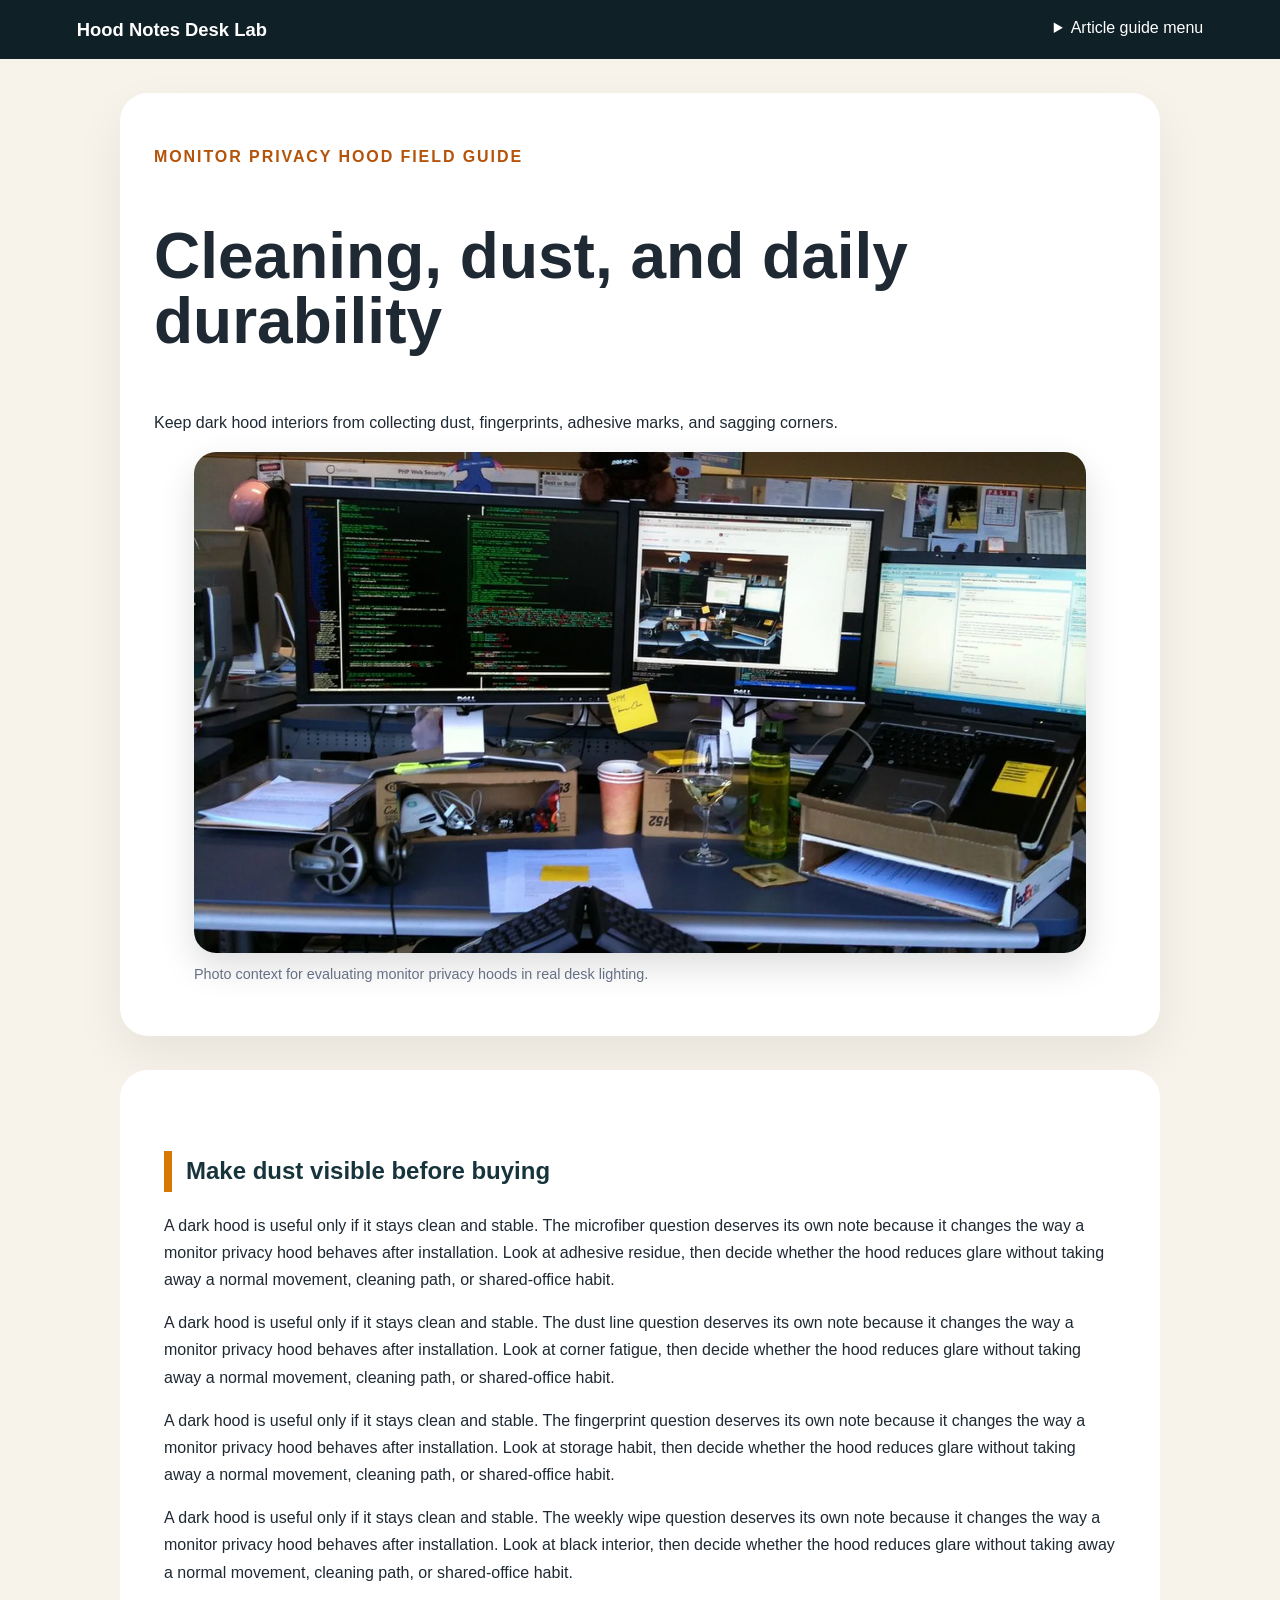
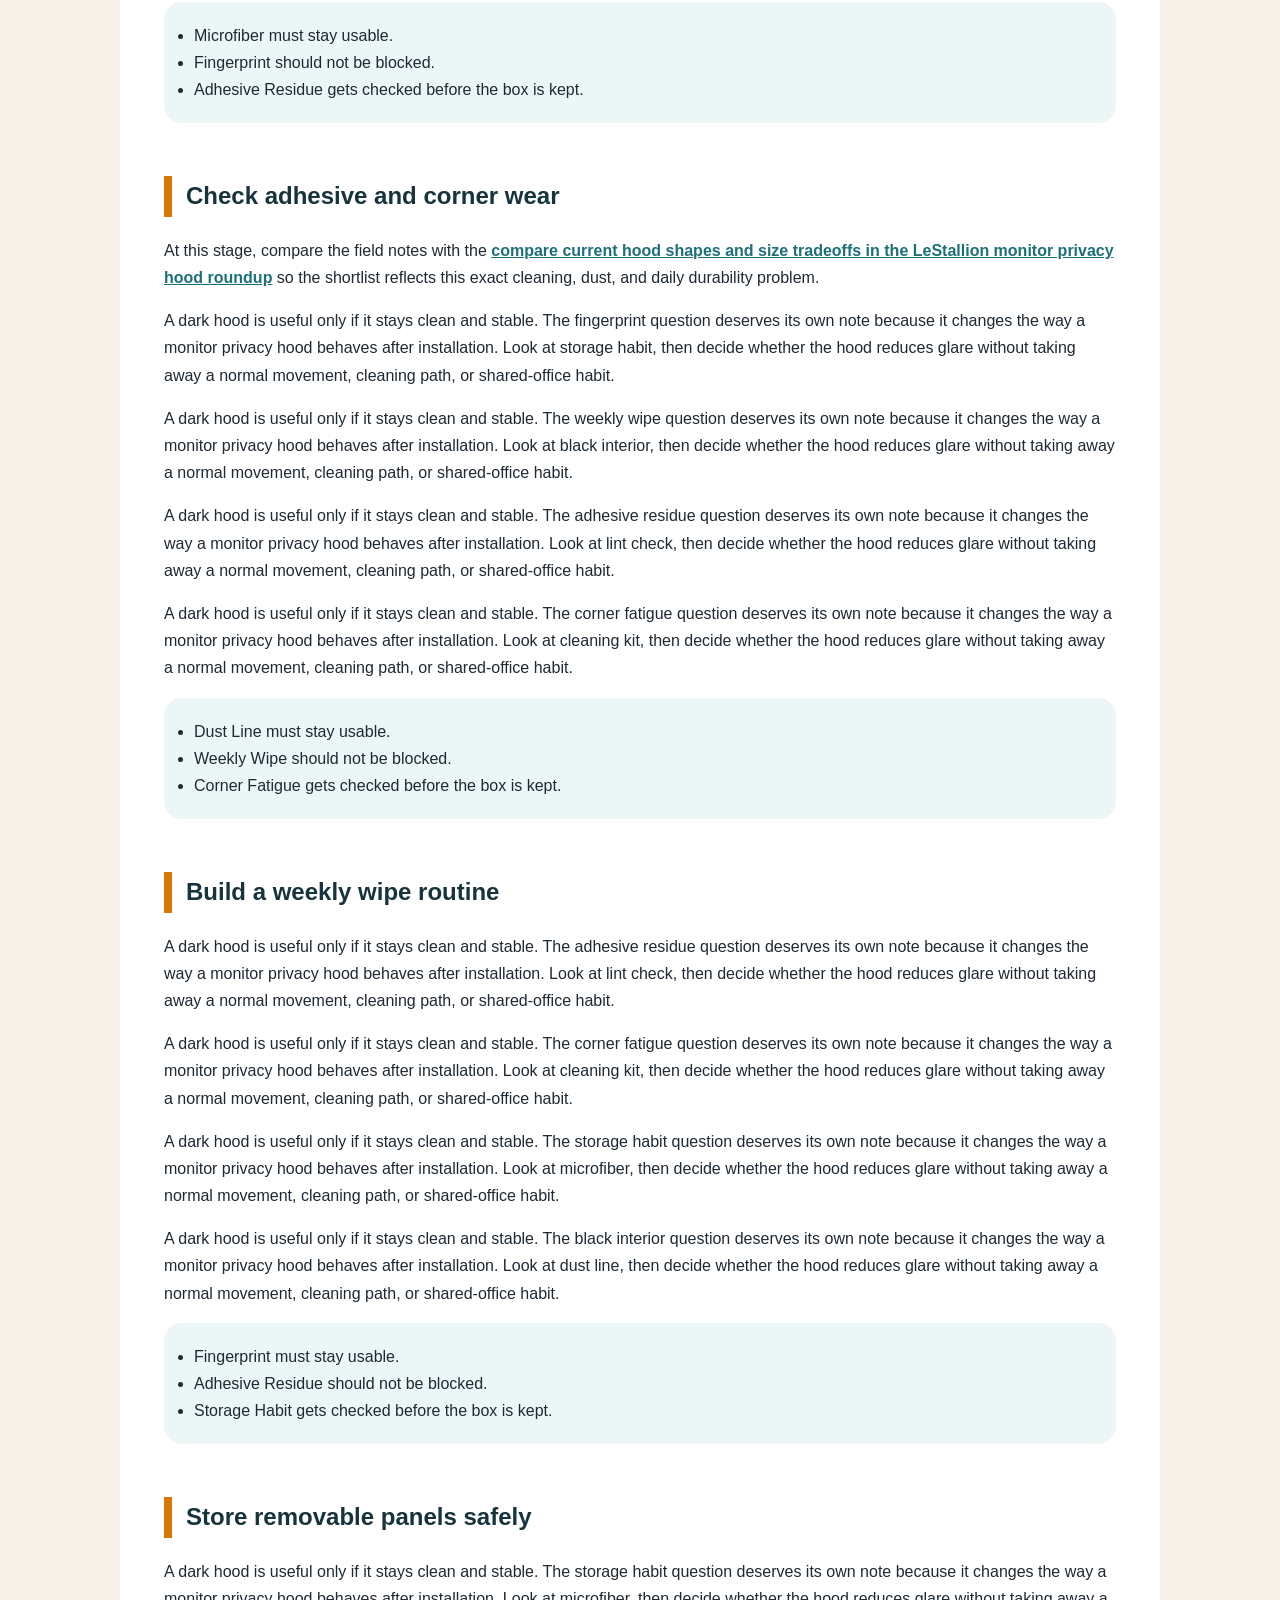
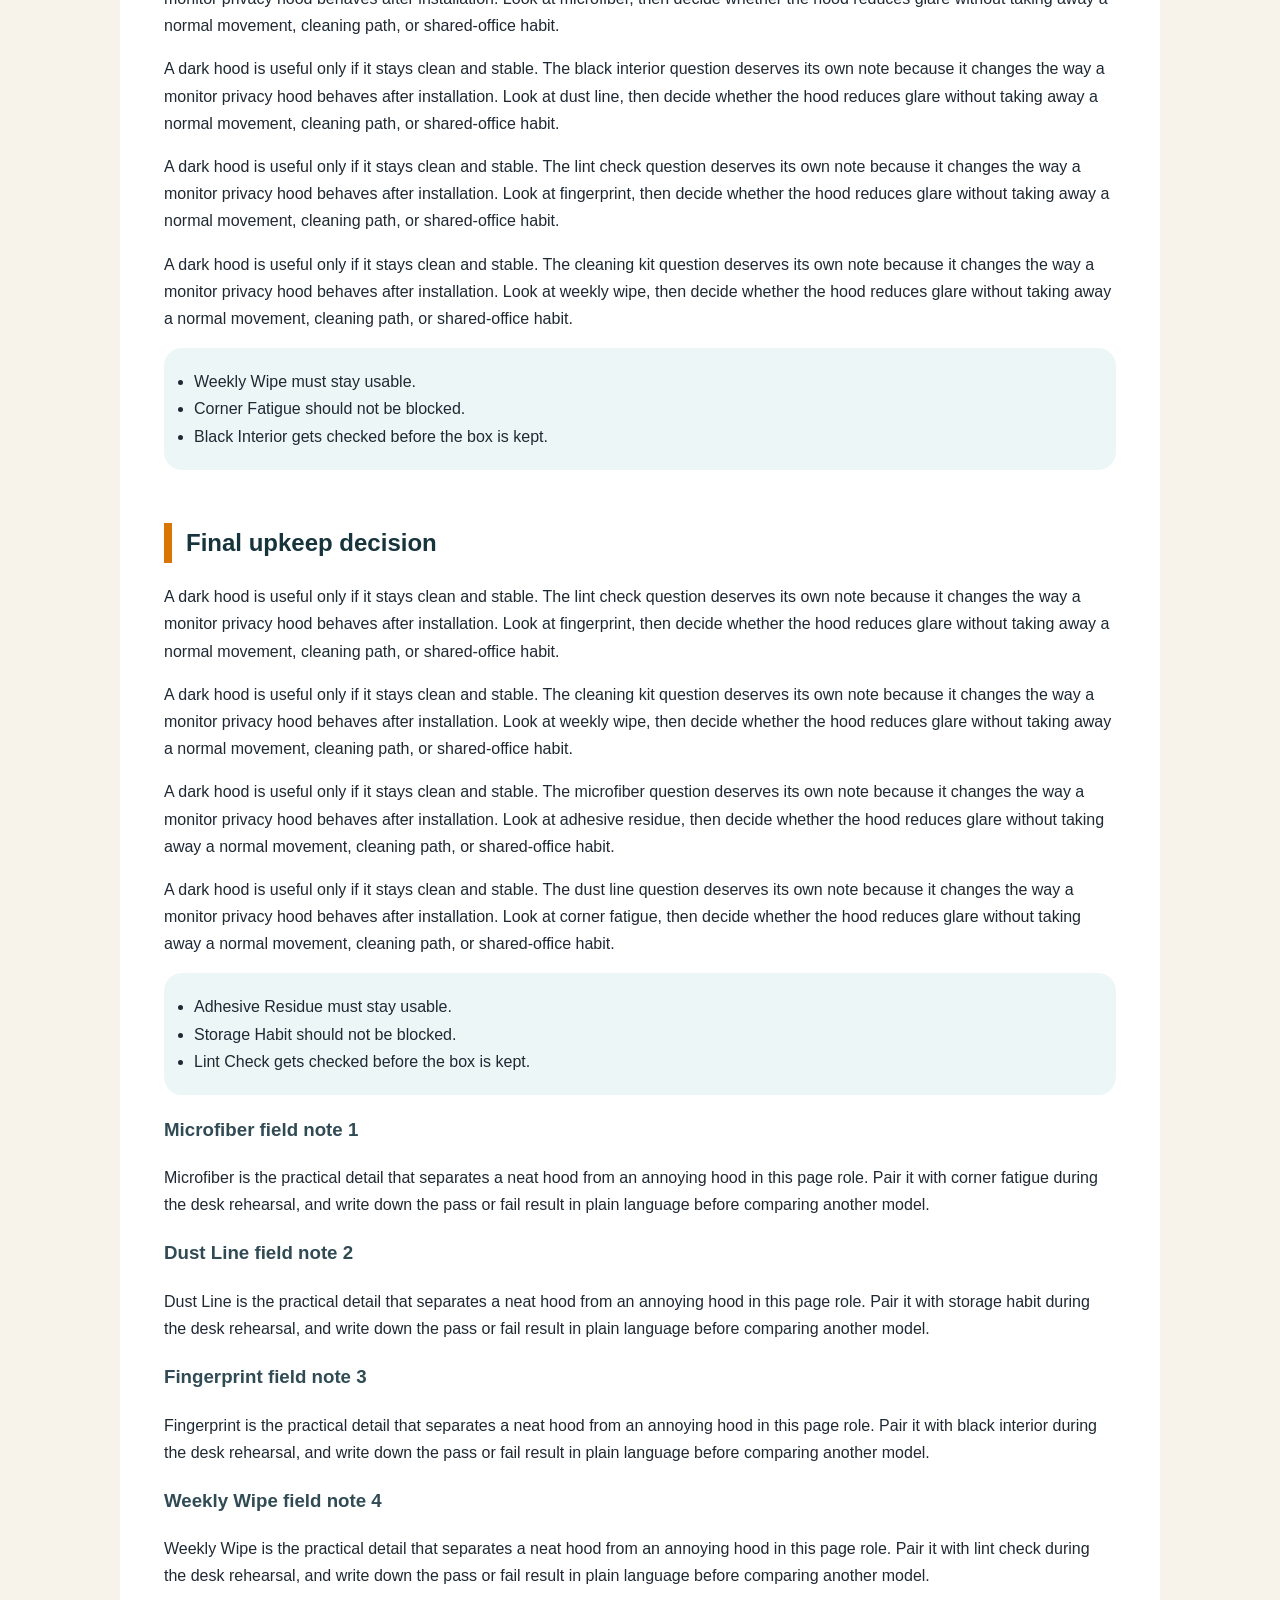
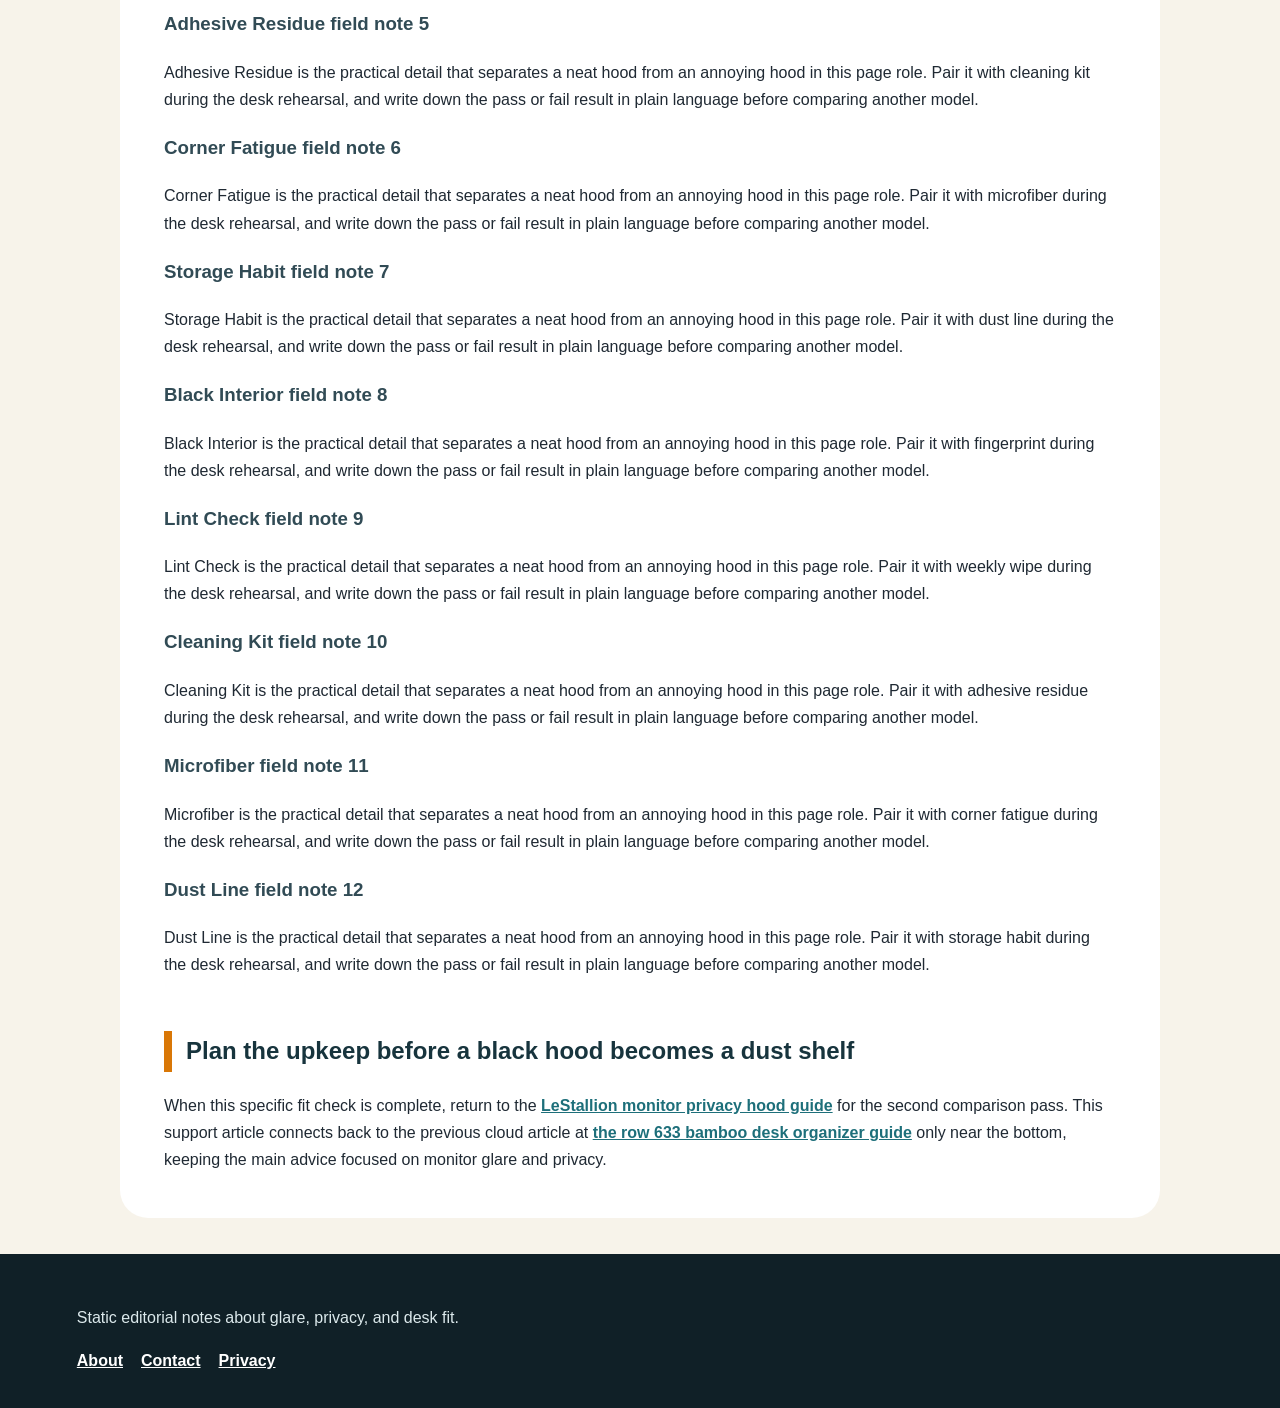
<file: public/cleaning-durability.html>
<!doctype html><html lang="en"><head><meta charset="utf-8"><meta name="viewport" content="width=device-width, initial-scale=1"><title>Cleaning, dust, and daily durability</title><meta name="description" content="Keep dark hood interiors from collecting dust, fingerprints, adhesive marks, and sagging corners."><link rel="canonical" href="https://ls-monitor-privacy-hoods-634.onrender.com/cleaning-durability.html"><link rel="stylesheet" href="style.css"><script type="application/ld+json">{"@context": "https://schema.org", "@type": "Article", "headline": "Cleaning, dust, and daily durability", "description": "Keep dark hood interiors from collecting dust, fingerprints, adhesive marks, and sagging corners.", "url": "https://ls-monitor-privacy-hoods-634.onrender.com/cleaning-durability.html"}</script></head><body><header><a class="brand" href="index.html">Hood Notes Desk Lab</a><details><summary>Article guide menu</summary><nav><a href="index.html">Home</a><a href="fit-desk-depth.html">Fit Desk Depth</a><a href="multi-monitor-layouts.html">Multi Monitor Layouts</a><a href="materials-ventilation.html">Materials Ventilation</a><a href="cleaning-durability.html">Cleaning Durability</a><a href="buying-checklist.html">Buying Checklist</a><a href="shared-office-scenario.html">Shared Office Scenario</a></nav></details></header><main><section class="hero"><p class="eyebrow">Monitor privacy hood field guide</p><h1>Cleaning, dust, and daily durability</h1><p>Keep dark hood interiors from collecting dust, fingerprints, adhesive marks, and sagging corners.</p><figure class="hero-img"><img src="assets/image-1.webp" alt="Monitor workstation used for privacy hood glare planning"><figcaption>Photo context for evaluating monitor privacy hoods in real desk lighting.</figcaption></figure></section><article><h2>Make dust visible before buying</h2>
<p>A dark hood is useful only if it stays clean and stable. The microfiber question deserves its own note because it changes the way a monitor privacy hood behaves after installation. Look at adhesive residue, then decide whether the hood reduces glare without taking away a normal movement, cleaning path, or shared-office habit.</p>
<p>A dark hood is useful only if it stays clean and stable. The dust line question deserves its own note because it changes the way a monitor privacy hood behaves after installation. Look at corner fatigue, then decide whether the hood reduces glare without taking away a normal movement, cleaning path, or shared-office habit.</p>
<p>A dark hood is useful only if it stays clean and stable. The fingerprint question deserves its own note because it changes the way a monitor privacy hood behaves after installation. Look at storage habit, then decide whether the hood reduces glare without taking away a normal movement, cleaning path, or shared-office habit.</p>
<p>A dark hood is useful only if it stays clean and stable. The weekly wipe question deserves its own note because it changes the way a monitor privacy hood behaves after installation. Look at black interior, then decide whether the hood reduces glare without taking away a normal movement, cleaning path, or shared-office habit.</p>
<ul><li>Microfiber must stay usable.</li><li>Fingerprint should not be blocked.</li><li>Adhesive Residue gets checked before the box is kept.</li></ul>
<h2>Check adhesive and corner wear</h2>
<p>At this stage, compare the field notes with the <a href="https://lestallion.com/blogs/product-reviews/best-monitor-privacy-hoods-for-glare-reduction">compare current hood shapes and size tradeoffs in the LeStallion monitor privacy hood roundup</a> so the shortlist reflects this exact cleaning, dust, and daily durability problem.</p>
<p>A dark hood is useful only if it stays clean and stable. The fingerprint question deserves its own note because it changes the way a monitor privacy hood behaves after installation. Look at storage habit, then decide whether the hood reduces glare without taking away a normal movement, cleaning path, or shared-office habit.</p>
<p>A dark hood is useful only if it stays clean and stable. The weekly wipe question deserves its own note because it changes the way a monitor privacy hood behaves after installation. Look at black interior, then decide whether the hood reduces glare without taking away a normal movement, cleaning path, or shared-office habit.</p>
<p>A dark hood is useful only if it stays clean and stable. The adhesive residue question deserves its own note because it changes the way a monitor privacy hood behaves after installation. Look at lint check, then decide whether the hood reduces glare without taking away a normal movement, cleaning path, or shared-office habit.</p>
<p>A dark hood is useful only if it stays clean and stable. The corner fatigue question deserves its own note because it changes the way a monitor privacy hood behaves after installation. Look at cleaning kit, then decide whether the hood reduces glare without taking away a normal movement, cleaning path, or shared-office habit.</p>
<ul><li>Dust Line must stay usable.</li><li>Weekly Wipe should not be blocked.</li><li>Corner Fatigue gets checked before the box is kept.</li></ul>
<h2>Build a weekly wipe routine</h2>
<p>A dark hood is useful only if it stays clean and stable. The adhesive residue question deserves its own note because it changes the way a monitor privacy hood behaves after installation. Look at lint check, then decide whether the hood reduces glare without taking away a normal movement, cleaning path, or shared-office habit.</p>
<p>A dark hood is useful only if it stays clean and stable. The corner fatigue question deserves its own note because it changes the way a monitor privacy hood behaves after installation. Look at cleaning kit, then decide whether the hood reduces glare without taking away a normal movement, cleaning path, or shared-office habit.</p>
<p>A dark hood is useful only if it stays clean and stable. The storage habit question deserves its own note because it changes the way a monitor privacy hood behaves after installation. Look at microfiber, then decide whether the hood reduces glare without taking away a normal movement, cleaning path, or shared-office habit.</p>
<p>A dark hood is useful only if it stays clean and stable. The black interior question deserves its own note because it changes the way a monitor privacy hood behaves after installation. Look at dust line, then decide whether the hood reduces glare without taking away a normal movement, cleaning path, or shared-office habit.</p>
<ul><li>Fingerprint must stay usable.</li><li>Adhesive Residue should not be blocked.</li><li>Storage Habit gets checked before the box is kept.</li></ul>
<h2>Store removable panels safely</h2>
<p>A dark hood is useful only if it stays clean and stable. The storage habit question deserves its own note because it changes the way a monitor privacy hood behaves after installation. Look at microfiber, then decide whether the hood reduces glare without taking away a normal movement, cleaning path, or shared-office habit.</p>
<p>A dark hood is useful only if it stays clean and stable. The black interior question deserves its own note because it changes the way a monitor privacy hood behaves after installation. Look at dust line, then decide whether the hood reduces glare without taking away a normal movement, cleaning path, or shared-office habit.</p>
<p>A dark hood is useful only if it stays clean and stable. The lint check question deserves its own note because it changes the way a monitor privacy hood behaves after installation. Look at fingerprint, then decide whether the hood reduces glare without taking away a normal movement, cleaning path, or shared-office habit.</p>
<p>A dark hood is useful only if it stays clean and stable. The cleaning kit question deserves its own note because it changes the way a monitor privacy hood behaves after installation. Look at weekly wipe, then decide whether the hood reduces glare without taking away a normal movement, cleaning path, or shared-office habit.</p>
<ul><li>Weekly Wipe must stay usable.</li><li>Corner Fatigue should not be blocked.</li><li>Black Interior gets checked before the box is kept.</li></ul>
<h2>Final upkeep decision</h2>
<p>A dark hood is useful only if it stays clean and stable. The lint check question deserves its own note because it changes the way a monitor privacy hood behaves after installation. Look at fingerprint, then decide whether the hood reduces glare without taking away a normal movement, cleaning path, or shared-office habit.</p>
<p>A dark hood is useful only if it stays clean and stable. The cleaning kit question deserves its own note because it changes the way a monitor privacy hood behaves after installation. Look at weekly wipe, then decide whether the hood reduces glare without taking away a normal movement, cleaning path, or shared-office habit.</p>
<p>A dark hood is useful only if it stays clean and stable. The microfiber question deserves its own note because it changes the way a monitor privacy hood behaves after installation. Look at adhesive residue, then decide whether the hood reduces glare without taking away a normal movement, cleaning path, or shared-office habit.</p>
<p>A dark hood is useful only if it stays clean and stable. The dust line question deserves its own note because it changes the way a monitor privacy hood behaves after installation. Look at corner fatigue, then decide whether the hood reduces glare without taking away a normal movement, cleaning path, or shared-office habit.</p>
<ul><li>Adhesive Residue must stay usable.</li><li>Storage Habit should not be blocked.</li><li>Lint Check gets checked before the box is kept.</li></ul>
<h3>Microfiber field note 1</h3><p>Microfiber is the practical detail that separates a neat hood from an annoying hood in this page role. Pair it with corner fatigue during the desk rehearsal, and write down the pass or fail result in plain language before comparing another model.</p>
<h3>Dust Line field note 2</h3><p>Dust Line is the practical detail that separates a neat hood from an annoying hood in this page role. Pair it with storage habit during the desk rehearsal, and write down the pass or fail result in plain language before comparing another model.</p>
<h3>Fingerprint field note 3</h3><p>Fingerprint is the practical detail that separates a neat hood from an annoying hood in this page role. Pair it with black interior during the desk rehearsal, and write down the pass or fail result in plain language before comparing another model.</p>
<h3>Weekly Wipe field note 4</h3><p>Weekly Wipe is the practical detail that separates a neat hood from an annoying hood in this page role. Pair it with lint check during the desk rehearsal, and write down the pass or fail result in plain language before comparing another model.</p>
<h3>Adhesive Residue field note 5</h3><p>Adhesive Residue is the practical detail that separates a neat hood from an annoying hood in this page role. Pair it with cleaning kit during the desk rehearsal, and write down the pass or fail result in plain language before comparing another model.</p>
<h3>Corner Fatigue field note 6</h3><p>Corner Fatigue is the practical detail that separates a neat hood from an annoying hood in this page role. Pair it with microfiber during the desk rehearsal, and write down the pass or fail result in plain language before comparing another model.</p>
<h3>Storage Habit field note 7</h3><p>Storage Habit is the practical detail that separates a neat hood from an annoying hood in this page role. Pair it with dust line during the desk rehearsal, and write down the pass or fail result in plain language before comparing another model.</p>
<h3>Black Interior field note 8</h3><p>Black Interior is the practical detail that separates a neat hood from an annoying hood in this page role. Pair it with fingerprint during the desk rehearsal, and write down the pass or fail result in plain language before comparing another model.</p>
<h3>Lint Check field note 9</h3><p>Lint Check is the practical detail that separates a neat hood from an annoying hood in this page role. Pair it with weekly wipe during the desk rehearsal, and write down the pass or fail result in plain language before comparing another model.</p>
<h3>Cleaning Kit field note 10</h3><p>Cleaning Kit is the practical detail that separates a neat hood from an annoying hood in this page role. Pair it with adhesive residue during the desk rehearsal, and write down the pass or fail result in plain language before comparing another model.</p>
<h3>Microfiber field note 11</h3><p>Microfiber is the practical detail that separates a neat hood from an annoying hood in this page role. Pair it with corner fatigue during the desk rehearsal, and write down the pass or fail result in plain language before comparing another model.</p>
<h3>Dust Line field note 12</h3><p>Dust Line is the practical detail that separates a neat hood from an annoying hood in this page role. Pair it with storage habit during the desk rehearsal, and write down the pass or fail result in plain language before comparing another model.</p>
<h2>Plan the upkeep before a black hood becomes a dust shelf</h2><p>When this specific fit check is complete, return to the <a href="https://lestallion.com/blogs/product-reviews/best-monitor-privacy-hoods-for-glare-reduction">LeStallion monitor privacy hood guide</a> for the second comparison pass. This support article connects back to the previous cloud article at <a href="https://ls-bamboo-desk-organizers-633.surge.sh/index.html">the row 633 bamboo desk organizer guide</a> only near the bottom, keeping the main advice focused on monitor glare and privacy.</p></article></main><footer><p>Static editorial notes about glare, privacy, and desk fit.</p><a href="about.html">About</a><a href="contact.html">Contact</a><a href="privacy.html">Privacy</a></footer></body></html>
</file>
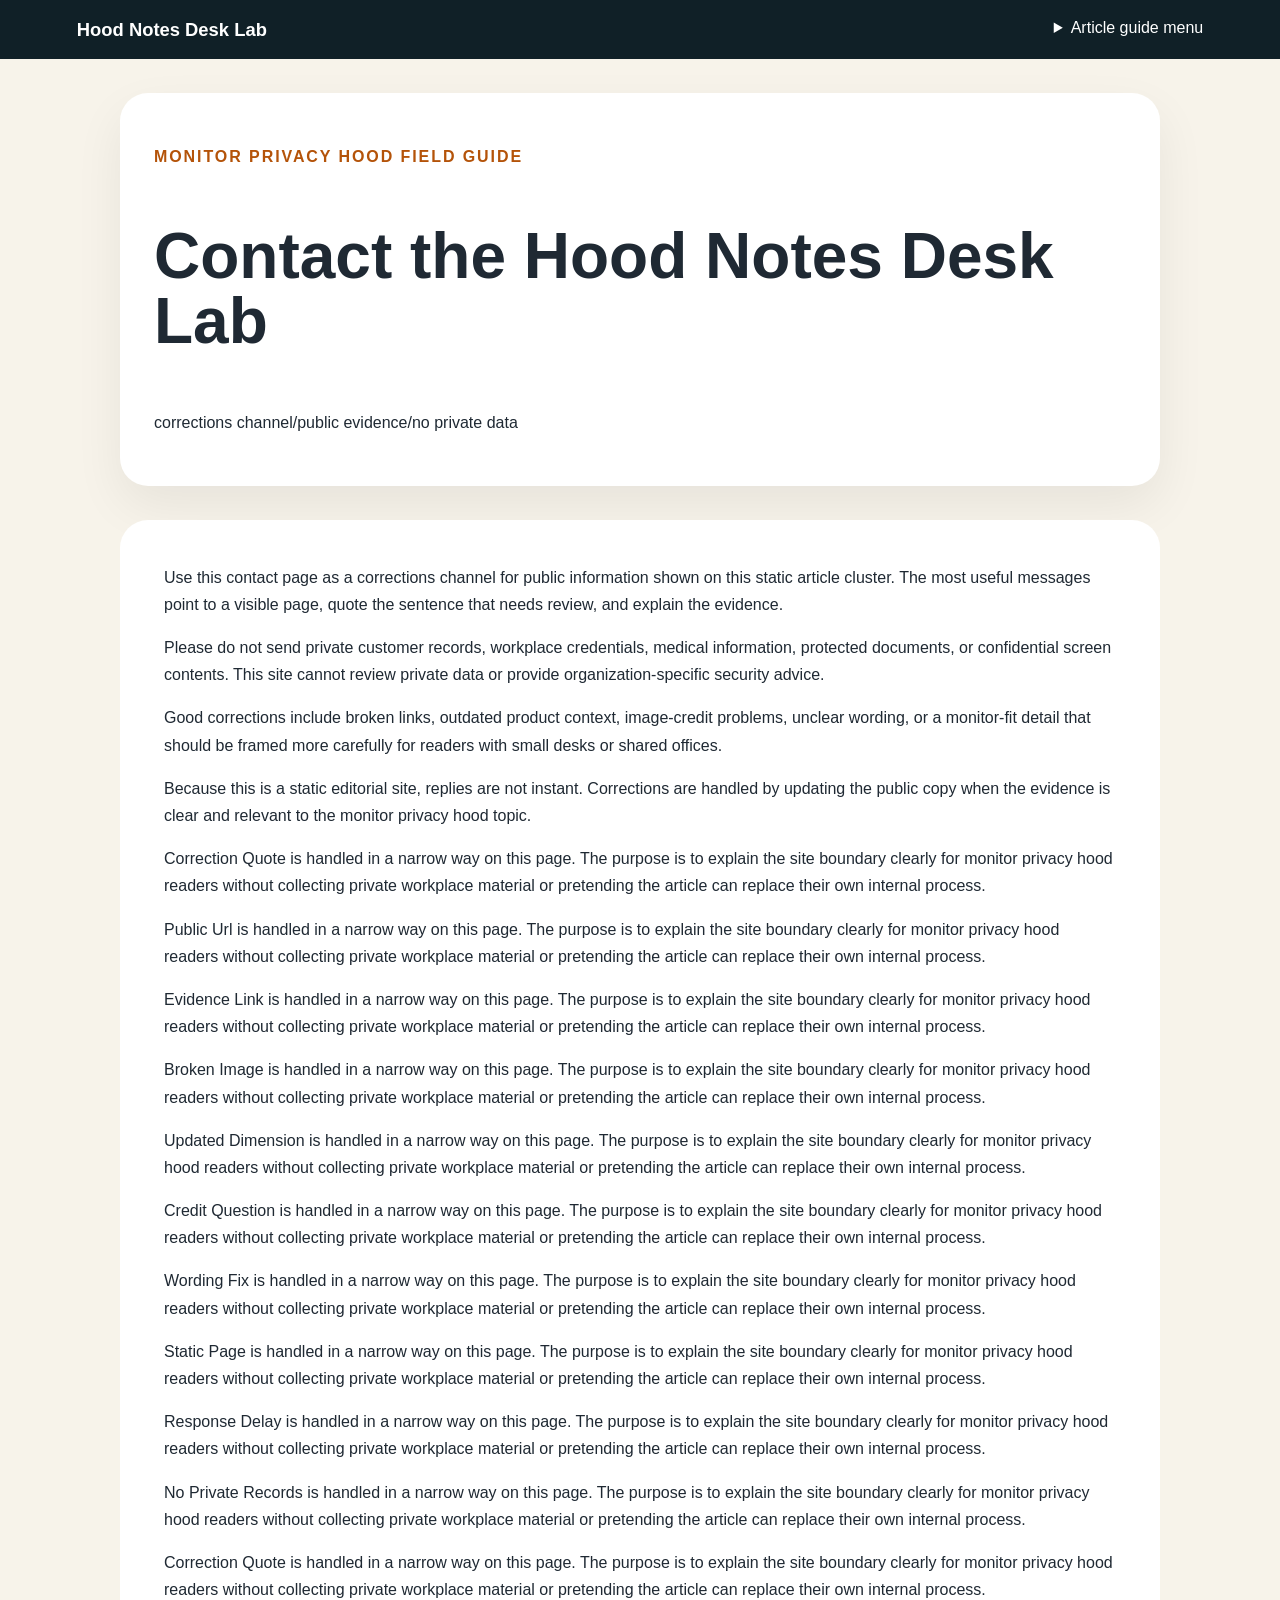
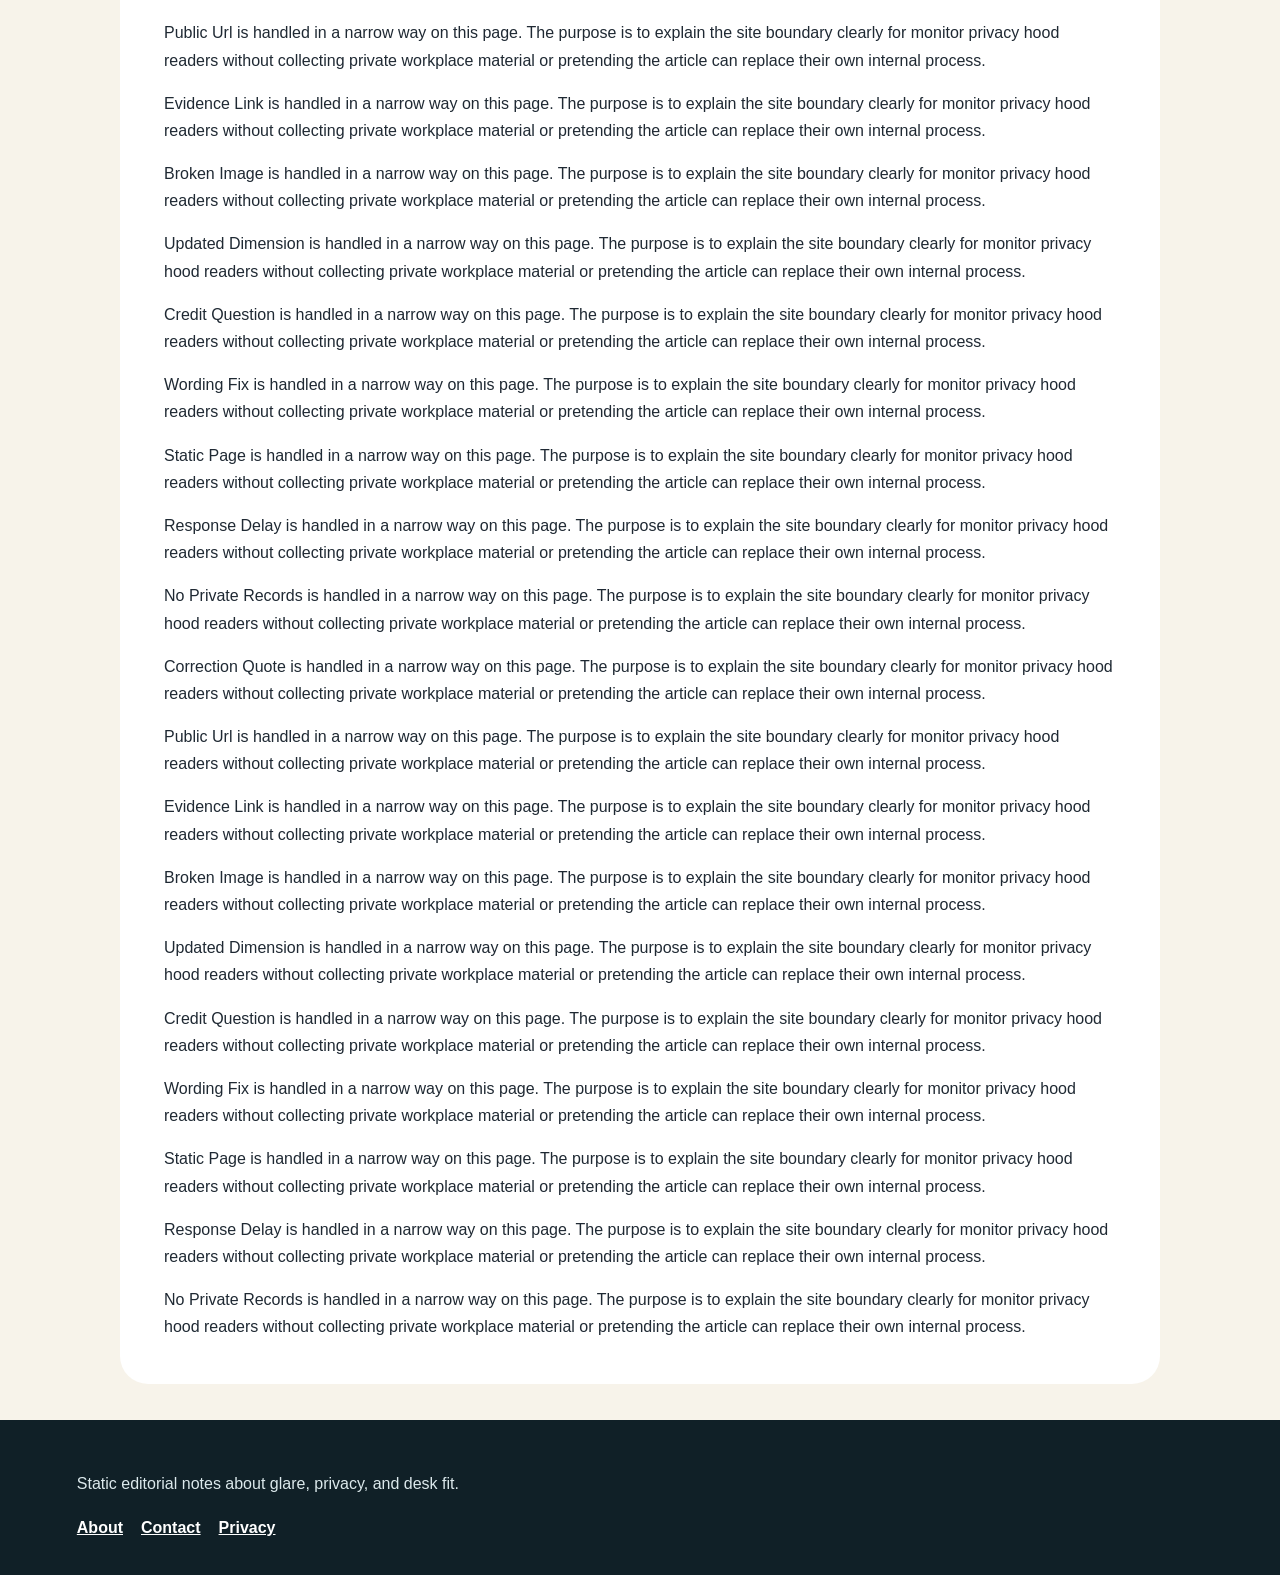
<file: public/contact.html>
<!doctype html><html lang="en"><head><meta charset="utf-8"><meta name="viewport" content="width=device-width, initial-scale=1"><title>Contact the Hood Notes Desk Lab</title><meta name="description" content="corrections channel/public evidence/no private data"><link rel="canonical" href="https://ls-monitor-privacy-hoods-634.onrender.com/contact.html"><link rel="stylesheet" href="style.css"><script type="application/ld+json">{"@context": "https://schema.org", "@type": "Article", "headline": "Contact the Hood Notes Desk Lab", "description": "corrections channel/public evidence/no private data", "url": "https://ls-monitor-privacy-hoods-634.onrender.com/contact.html"}</script></head><body><header><a class="brand" href="index.html">Hood Notes Desk Lab</a><details><summary>Article guide menu</summary><nav><a href="index.html">Home</a><a href="fit-desk-depth.html">Fit Desk Depth</a><a href="multi-monitor-layouts.html">Multi Monitor Layouts</a><a href="materials-ventilation.html">Materials Ventilation</a><a href="cleaning-durability.html">Cleaning Durability</a><a href="buying-checklist.html">Buying Checklist</a><a href="shared-office-scenario.html">Shared Office Scenario</a></nav></details></header><main><section class="hero"><p class="eyebrow">Monitor privacy hood field guide</p><h1>Contact the Hood Notes Desk Lab</h1><p>corrections channel/public evidence/no private data</p></section><article><p>Use this contact page as a corrections channel for public information shown on this static article cluster. The most useful messages point to a visible page, quote the sentence that needs review, and explain the evidence.</p><p>Please do not send private customer records, workplace credentials, medical information, protected documents, or confidential screen contents. This site cannot review private data or provide organization-specific security advice.</p><p>Good corrections include broken links, outdated product context, image-credit problems, unclear wording, or a monitor-fit detail that should be framed more carefully for readers with small desks or shared offices.</p><p>Because this is a static editorial site, replies are not instant. Corrections are handled by updating the public copy when the evidence is clear and relevant to the monitor privacy hood topic.</p><p>Correction Quote is handled in a narrow way on this page. The purpose is to explain the site boundary clearly for monitor privacy hood readers without collecting private workplace material or pretending the article can replace their own internal process.</p><p>Public Url is handled in a narrow way on this page. The purpose is to explain the site boundary clearly for monitor privacy hood readers without collecting private workplace material or pretending the article can replace their own internal process.</p><p>Evidence Link is handled in a narrow way on this page. The purpose is to explain the site boundary clearly for monitor privacy hood readers without collecting private workplace material or pretending the article can replace their own internal process.</p><p>Broken Image is handled in a narrow way on this page. The purpose is to explain the site boundary clearly for monitor privacy hood readers without collecting private workplace material or pretending the article can replace their own internal process.</p><p>Updated Dimension is handled in a narrow way on this page. The purpose is to explain the site boundary clearly for monitor privacy hood readers without collecting private workplace material or pretending the article can replace their own internal process.</p><p>Credit Question is handled in a narrow way on this page. The purpose is to explain the site boundary clearly for monitor privacy hood readers without collecting private workplace material or pretending the article can replace their own internal process.</p><p>Wording Fix is handled in a narrow way on this page. The purpose is to explain the site boundary clearly for monitor privacy hood readers without collecting private workplace material or pretending the article can replace their own internal process.</p><p>Static Page is handled in a narrow way on this page. The purpose is to explain the site boundary clearly for monitor privacy hood readers without collecting private workplace material or pretending the article can replace their own internal process.</p><p>Response Delay is handled in a narrow way on this page. The purpose is to explain the site boundary clearly for monitor privacy hood readers without collecting private workplace material or pretending the article can replace their own internal process.</p><p>No Private Records is handled in a narrow way on this page. The purpose is to explain the site boundary clearly for monitor privacy hood readers without collecting private workplace material or pretending the article can replace their own internal process.</p><p>Correction Quote is handled in a narrow way on this page. The purpose is to explain the site boundary clearly for monitor privacy hood readers without collecting private workplace material or pretending the article can replace their own internal process.</p><p>Public Url is handled in a narrow way on this page. The purpose is to explain the site boundary clearly for monitor privacy hood readers without collecting private workplace material or pretending the article can replace their own internal process.</p><p>Evidence Link is handled in a narrow way on this page. The purpose is to explain the site boundary clearly for monitor privacy hood readers without collecting private workplace material or pretending the article can replace their own internal process.</p><p>Broken Image is handled in a narrow way on this page. The purpose is to explain the site boundary clearly for monitor privacy hood readers without collecting private workplace material or pretending the article can replace their own internal process.</p><p>Updated Dimension is handled in a narrow way on this page. The purpose is to explain the site boundary clearly for monitor privacy hood readers without collecting private workplace material or pretending the article can replace their own internal process.</p><p>Credit Question is handled in a narrow way on this page. The purpose is to explain the site boundary clearly for monitor privacy hood readers without collecting private workplace material or pretending the article can replace their own internal process.</p><p>Wording Fix is handled in a narrow way on this page. The purpose is to explain the site boundary clearly for monitor privacy hood readers without collecting private workplace material or pretending the article can replace their own internal process.</p><p>Static Page is handled in a narrow way on this page. The purpose is to explain the site boundary clearly for monitor privacy hood readers without collecting private workplace material or pretending the article can replace their own internal process.</p><p>Response Delay is handled in a narrow way on this page. The purpose is to explain the site boundary clearly for monitor privacy hood readers without collecting private workplace material or pretending the article can replace their own internal process.</p><p>No Private Records is handled in a narrow way on this page. The purpose is to explain the site boundary clearly for monitor privacy hood readers without collecting private workplace material or pretending the article can replace their own internal process.</p><p>Correction Quote is handled in a narrow way on this page. The purpose is to explain the site boundary clearly for monitor privacy hood readers without collecting private workplace material or pretending the article can replace their own internal process.</p><p>Public Url is handled in a narrow way on this page. The purpose is to explain the site boundary clearly for monitor privacy hood readers without collecting private workplace material or pretending the article can replace their own internal process.</p><p>Evidence Link is handled in a narrow way on this page. The purpose is to explain the site boundary clearly for monitor privacy hood readers without collecting private workplace material or pretending the article can replace their own internal process.</p><p>Broken Image is handled in a narrow way on this page. The purpose is to explain the site boundary clearly for monitor privacy hood readers without collecting private workplace material or pretending the article can replace their own internal process.</p><p>Updated Dimension is handled in a narrow way on this page. The purpose is to explain the site boundary clearly for monitor privacy hood readers without collecting private workplace material or pretending the article can replace their own internal process.</p><p>Credit Question is handled in a narrow way on this page. The purpose is to explain the site boundary clearly for monitor privacy hood readers without collecting private workplace material or pretending the article can replace their own internal process.</p><p>Wording Fix is handled in a narrow way on this page. The purpose is to explain the site boundary clearly for monitor privacy hood readers without collecting private workplace material or pretending the article can replace their own internal process.</p><p>Static Page is handled in a narrow way on this page. The purpose is to explain the site boundary clearly for monitor privacy hood readers without collecting private workplace material or pretending the article can replace their own internal process.</p><p>Response Delay is handled in a narrow way on this page. The purpose is to explain the site boundary clearly for monitor privacy hood readers without collecting private workplace material or pretending the article can replace their own internal process.</p><p>No Private Records is handled in a narrow way on this page. The purpose is to explain the site boundary clearly for monitor privacy hood readers without collecting private workplace material or pretending the article can replace their own internal process.</p></article></main><footer><p>Static editorial notes about glare, privacy, and desk fit.</p><a href="about.html">About</a><a href="contact.html">Contact</a><a href="privacy.html">Privacy</a></footer></body></html>
</file>
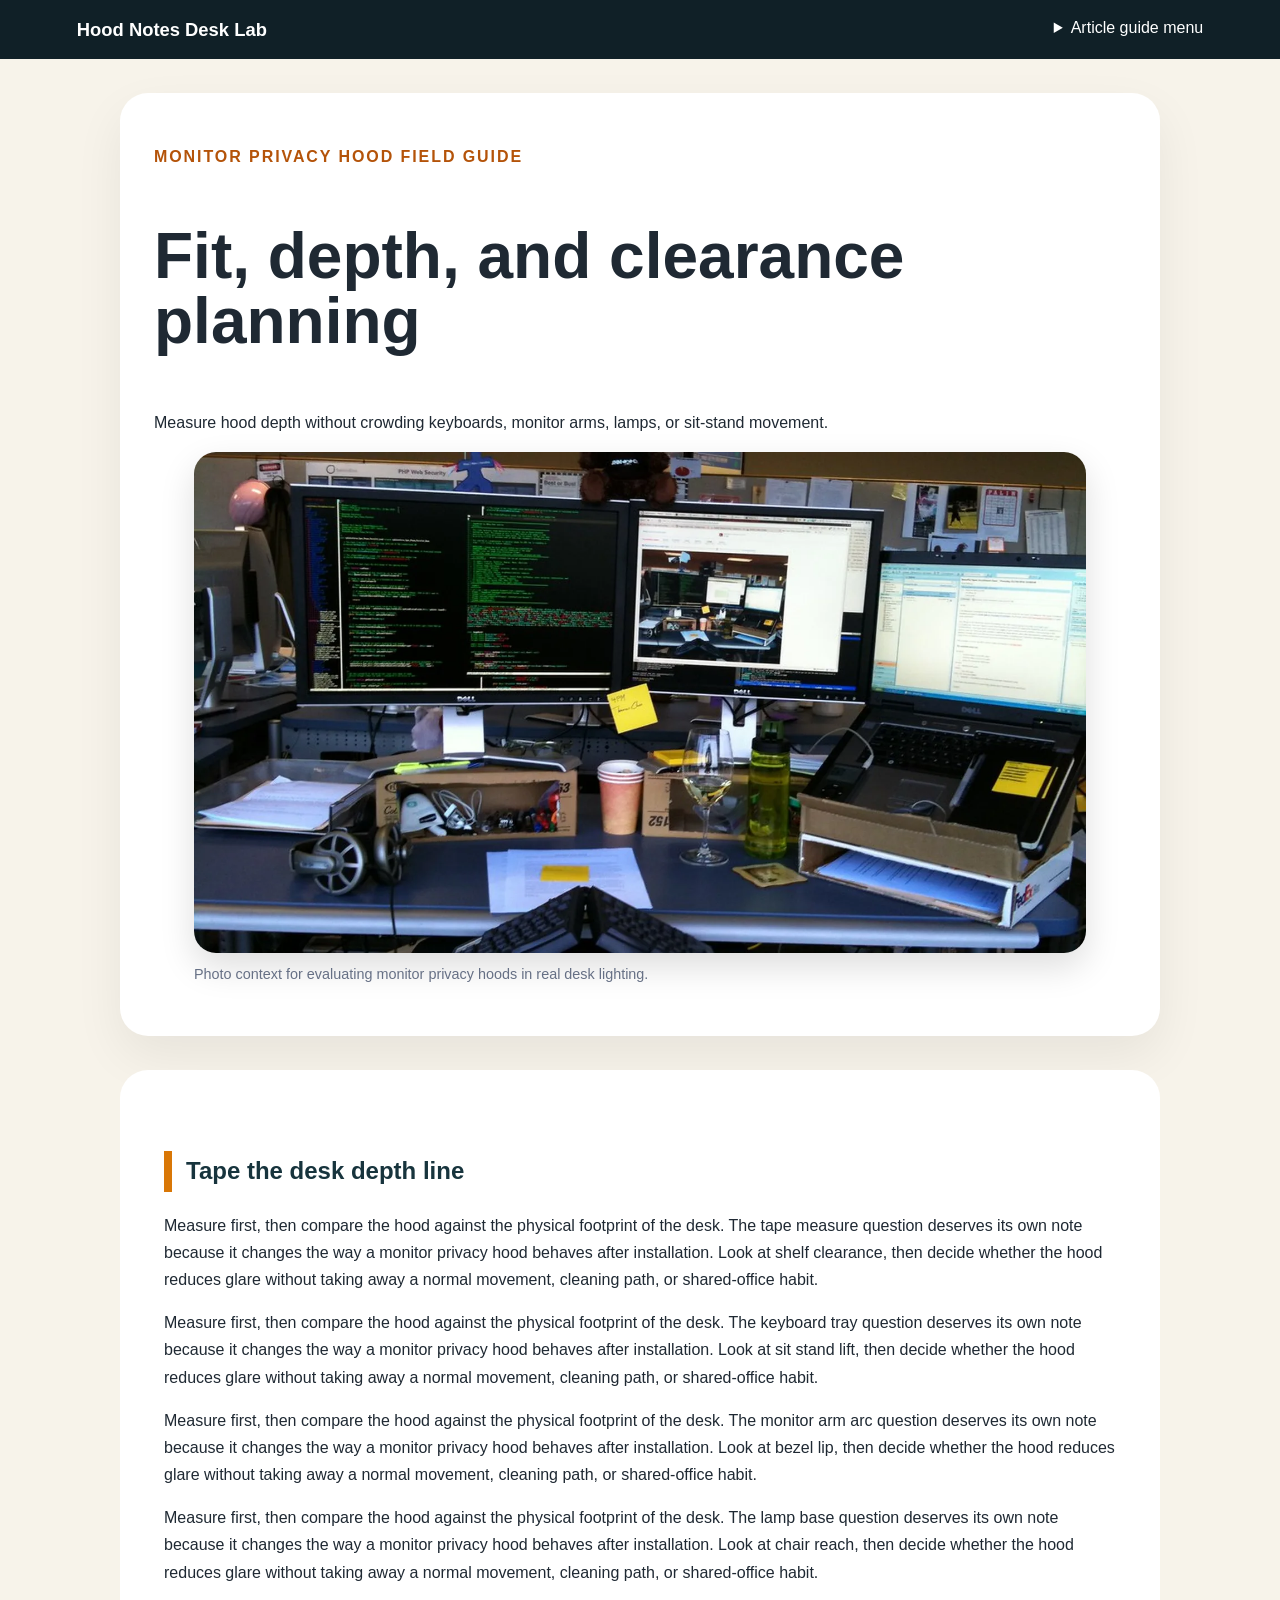
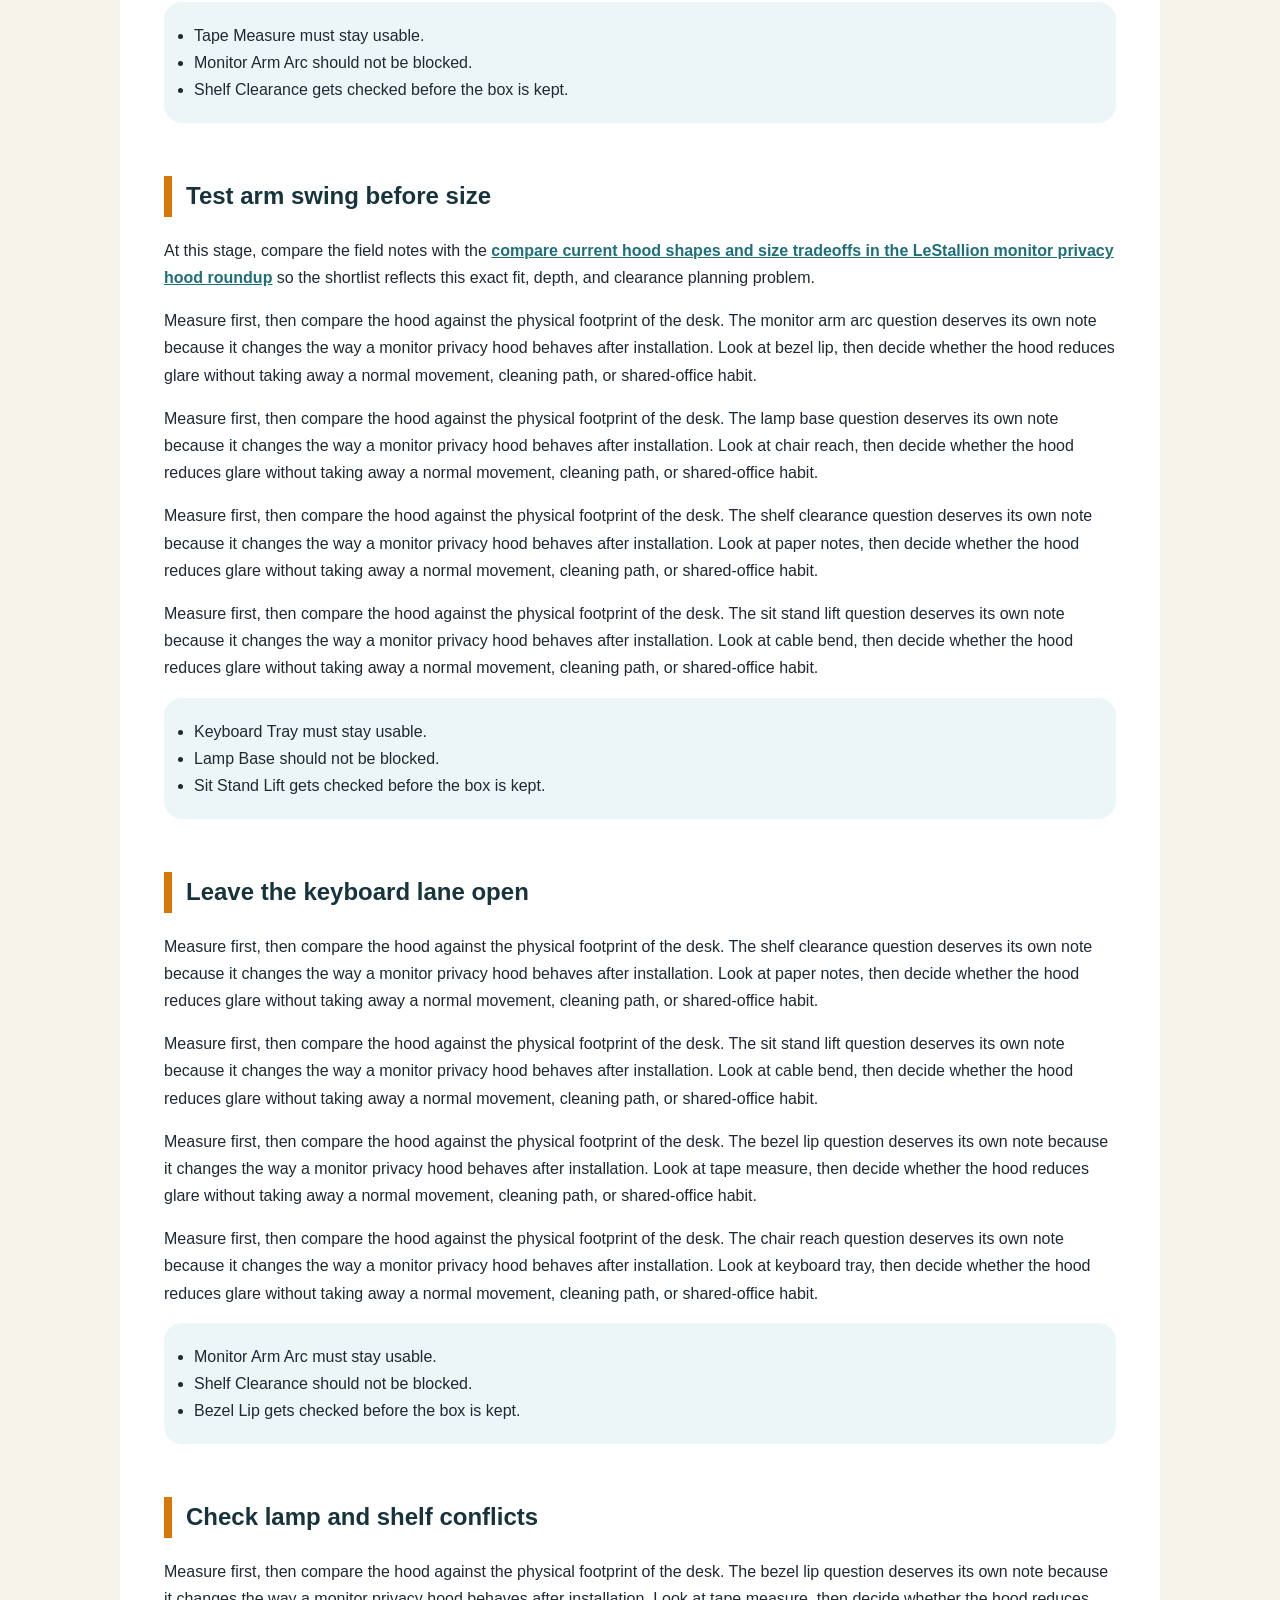
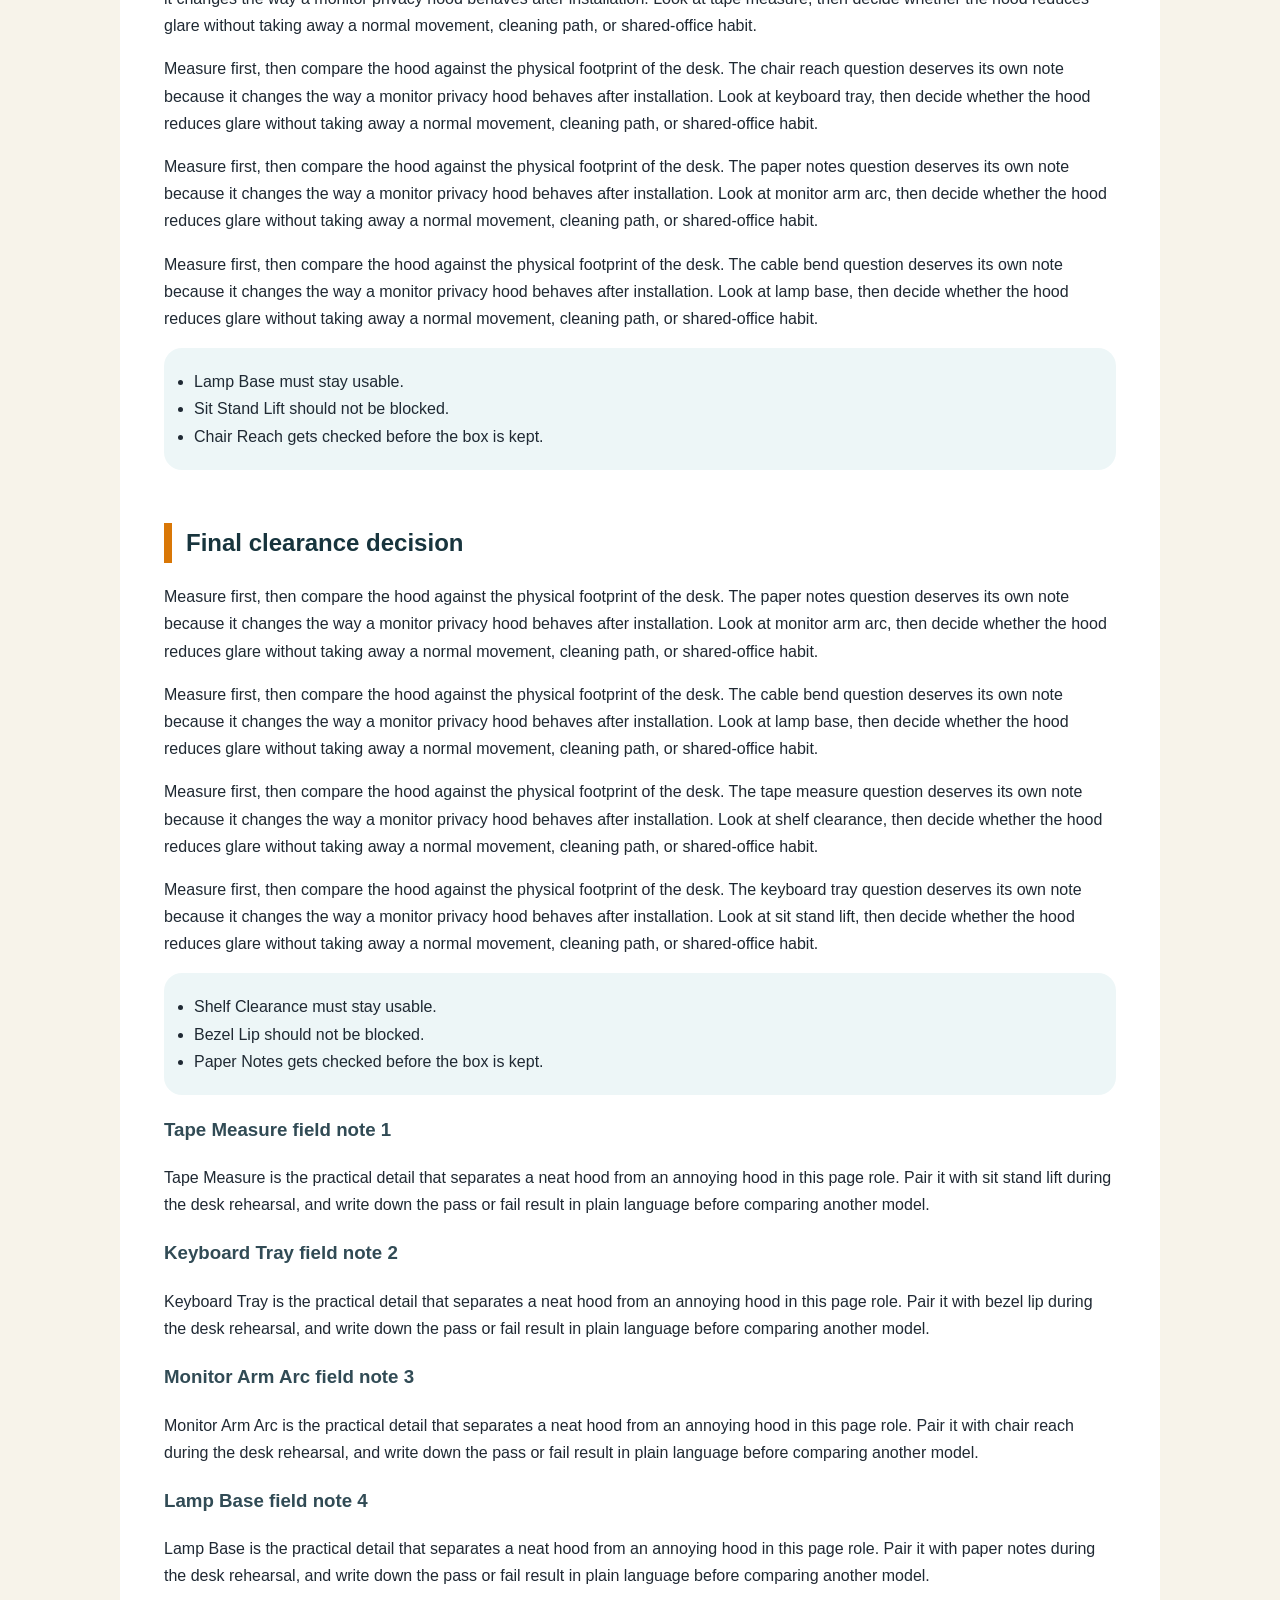
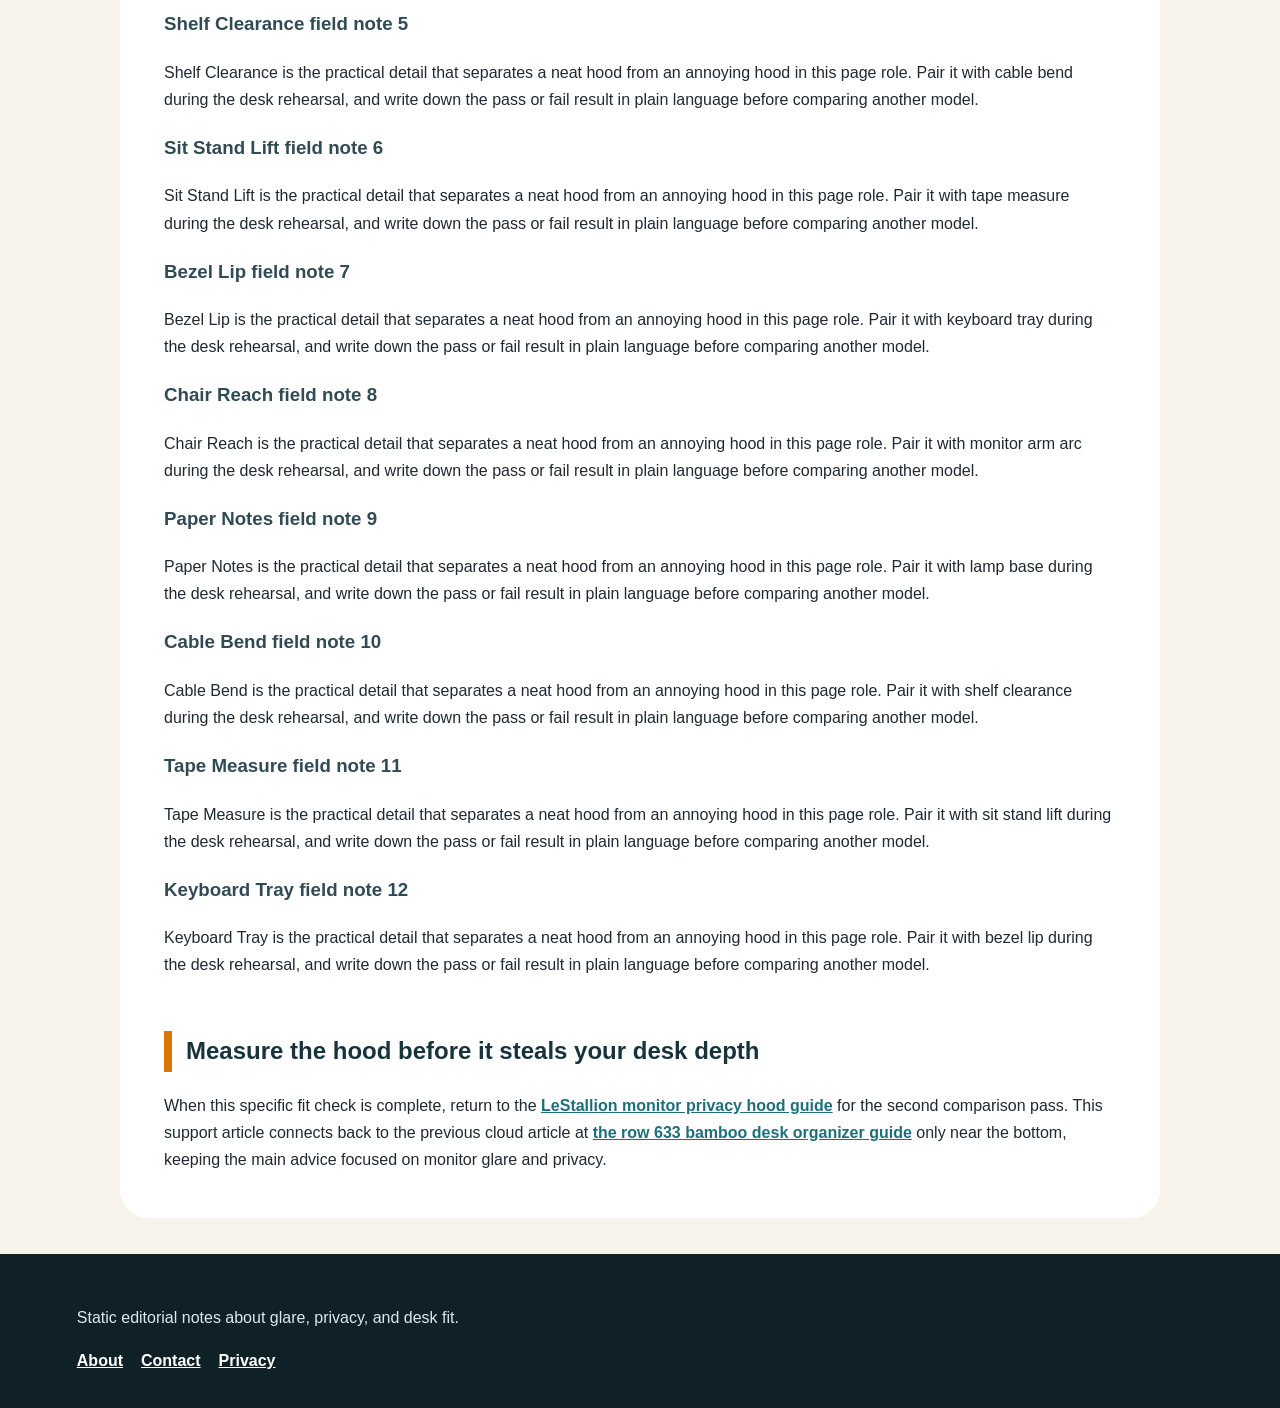
<file: public/fit-desk-depth.html>
<!doctype html><html lang="en"><head><meta charset="utf-8"><meta name="viewport" content="width=device-width, initial-scale=1"><title>Fit, depth, and clearance planning</title><meta name="description" content="Measure hood depth without crowding keyboards, monitor arms, lamps, or sit-stand movement."><link rel="canonical" href="https://ls-monitor-privacy-hoods-634.onrender.com/fit-desk-depth.html"><link rel="stylesheet" href="style.css"><script type="application/ld+json">{"@context": "https://schema.org", "@type": "Article", "headline": "Fit, depth, and clearance planning", "description": "Measure hood depth without crowding keyboards, monitor arms, lamps, or sit-stand movement.", "url": "https://ls-monitor-privacy-hoods-634.onrender.com/fit-desk-depth.html"}</script></head><body><header><a class="brand" href="index.html">Hood Notes Desk Lab</a><details><summary>Article guide menu</summary><nav><a href="index.html">Home</a><a href="fit-desk-depth.html">Fit Desk Depth</a><a href="multi-monitor-layouts.html">Multi Monitor Layouts</a><a href="materials-ventilation.html">Materials Ventilation</a><a href="cleaning-durability.html">Cleaning Durability</a><a href="buying-checklist.html">Buying Checklist</a><a href="shared-office-scenario.html">Shared Office Scenario</a></nav></details></header><main><section class="hero"><p class="eyebrow">Monitor privacy hood field guide</p><h1>Fit, depth, and clearance planning</h1><p>Measure hood depth without crowding keyboards, monitor arms, lamps, or sit-stand movement.</p><figure class="hero-img"><img src="assets/image-1.webp" alt="Monitor workstation used for privacy hood glare planning"><figcaption>Photo context for evaluating monitor privacy hoods in real desk lighting.</figcaption></figure></section><article><h2>Tape the desk depth line</h2>
<p>Measure first, then compare the hood against the physical footprint of the desk. The tape measure question deserves its own note because it changes the way a monitor privacy hood behaves after installation. Look at shelf clearance, then decide whether the hood reduces glare without taking away a normal movement, cleaning path, or shared-office habit.</p>
<p>Measure first, then compare the hood against the physical footprint of the desk. The keyboard tray question deserves its own note because it changes the way a monitor privacy hood behaves after installation. Look at sit stand lift, then decide whether the hood reduces glare without taking away a normal movement, cleaning path, or shared-office habit.</p>
<p>Measure first, then compare the hood against the physical footprint of the desk. The monitor arm arc question deserves its own note because it changes the way a monitor privacy hood behaves after installation. Look at bezel lip, then decide whether the hood reduces glare without taking away a normal movement, cleaning path, or shared-office habit.</p>
<p>Measure first, then compare the hood against the physical footprint of the desk. The lamp base question deserves its own note because it changes the way a monitor privacy hood behaves after installation. Look at chair reach, then decide whether the hood reduces glare without taking away a normal movement, cleaning path, or shared-office habit.</p>
<ul><li>Tape Measure must stay usable.</li><li>Monitor Arm Arc should not be blocked.</li><li>Shelf Clearance gets checked before the box is kept.</li></ul>
<h2>Test arm swing before size</h2>
<p>At this stage, compare the field notes with the <a href="https://lestallion.com/blogs/product-reviews/best-monitor-privacy-hoods-for-glare-reduction">compare current hood shapes and size tradeoffs in the LeStallion monitor privacy hood roundup</a> so the shortlist reflects this exact fit, depth, and clearance planning problem.</p>
<p>Measure first, then compare the hood against the physical footprint of the desk. The monitor arm arc question deserves its own note because it changes the way a monitor privacy hood behaves after installation. Look at bezel lip, then decide whether the hood reduces glare without taking away a normal movement, cleaning path, or shared-office habit.</p>
<p>Measure first, then compare the hood against the physical footprint of the desk. The lamp base question deserves its own note because it changes the way a monitor privacy hood behaves after installation. Look at chair reach, then decide whether the hood reduces glare without taking away a normal movement, cleaning path, or shared-office habit.</p>
<p>Measure first, then compare the hood against the physical footprint of the desk. The shelf clearance question deserves its own note because it changes the way a monitor privacy hood behaves after installation. Look at paper notes, then decide whether the hood reduces glare without taking away a normal movement, cleaning path, or shared-office habit.</p>
<p>Measure first, then compare the hood against the physical footprint of the desk. The sit stand lift question deserves its own note because it changes the way a monitor privacy hood behaves after installation. Look at cable bend, then decide whether the hood reduces glare without taking away a normal movement, cleaning path, or shared-office habit.</p>
<ul><li>Keyboard Tray must stay usable.</li><li>Lamp Base should not be blocked.</li><li>Sit Stand Lift gets checked before the box is kept.</li></ul>
<h2>Leave the keyboard lane open</h2>
<p>Measure first, then compare the hood against the physical footprint of the desk. The shelf clearance question deserves its own note because it changes the way a monitor privacy hood behaves after installation. Look at paper notes, then decide whether the hood reduces glare without taking away a normal movement, cleaning path, or shared-office habit.</p>
<p>Measure first, then compare the hood against the physical footprint of the desk. The sit stand lift question deserves its own note because it changes the way a monitor privacy hood behaves after installation. Look at cable bend, then decide whether the hood reduces glare without taking away a normal movement, cleaning path, or shared-office habit.</p>
<p>Measure first, then compare the hood against the physical footprint of the desk. The bezel lip question deserves its own note because it changes the way a monitor privacy hood behaves after installation. Look at tape measure, then decide whether the hood reduces glare without taking away a normal movement, cleaning path, or shared-office habit.</p>
<p>Measure first, then compare the hood against the physical footprint of the desk. The chair reach question deserves its own note because it changes the way a monitor privacy hood behaves after installation. Look at keyboard tray, then decide whether the hood reduces glare without taking away a normal movement, cleaning path, or shared-office habit.</p>
<ul><li>Monitor Arm Arc must stay usable.</li><li>Shelf Clearance should not be blocked.</li><li>Bezel Lip gets checked before the box is kept.</li></ul>
<h2>Check lamp and shelf conflicts</h2>
<p>Measure first, then compare the hood against the physical footprint of the desk. The bezel lip question deserves its own note because it changes the way a monitor privacy hood behaves after installation. Look at tape measure, then decide whether the hood reduces glare without taking away a normal movement, cleaning path, or shared-office habit.</p>
<p>Measure first, then compare the hood against the physical footprint of the desk. The chair reach question deserves its own note because it changes the way a monitor privacy hood behaves after installation. Look at keyboard tray, then decide whether the hood reduces glare without taking away a normal movement, cleaning path, or shared-office habit.</p>
<p>Measure first, then compare the hood against the physical footprint of the desk. The paper notes question deserves its own note because it changes the way a monitor privacy hood behaves after installation. Look at monitor arm arc, then decide whether the hood reduces glare without taking away a normal movement, cleaning path, or shared-office habit.</p>
<p>Measure first, then compare the hood against the physical footprint of the desk. The cable bend question deserves its own note because it changes the way a monitor privacy hood behaves after installation. Look at lamp base, then decide whether the hood reduces glare without taking away a normal movement, cleaning path, or shared-office habit.</p>
<ul><li>Lamp Base must stay usable.</li><li>Sit Stand Lift should not be blocked.</li><li>Chair Reach gets checked before the box is kept.</li></ul>
<h2>Final clearance decision</h2>
<p>Measure first, then compare the hood against the physical footprint of the desk. The paper notes question deserves its own note because it changes the way a monitor privacy hood behaves after installation. Look at monitor arm arc, then decide whether the hood reduces glare without taking away a normal movement, cleaning path, or shared-office habit.</p>
<p>Measure first, then compare the hood against the physical footprint of the desk. The cable bend question deserves its own note because it changes the way a monitor privacy hood behaves after installation. Look at lamp base, then decide whether the hood reduces glare without taking away a normal movement, cleaning path, or shared-office habit.</p>
<p>Measure first, then compare the hood against the physical footprint of the desk. The tape measure question deserves its own note because it changes the way a monitor privacy hood behaves after installation. Look at shelf clearance, then decide whether the hood reduces glare without taking away a normal movement, cleaning path, or shared-office habit.</p>
<p>Measure first, then compare the hood against the physical footprint of the desk. The keyboard tray question deserves its own note because it changes the way a monitor privacy hood behaves after installation. Look at sit stand lift, then decide whether the hood reduces glare without taking away a normal movement, cleaning path, or shared-office habit.</p>
<ul><li>Shelf Clearance must stay usable.</li><li>Bezel Lip should not be blocked.</li><li>Paper Notes gets checked before the box is kept.</li></ul>
<h3>Tape Measure field note 1</h3><p>Tape Measure is the practical detail that separates a neat hood from an annoying hood in this page role. Pair it with sit stand lift during the desk rehearsal, and write down the pass or fail result in plain language before comparing another model.</p>
<h3>Keyboard Tray field note 2</h3><p>Keyboard Tray is the practical detail that separates a neat hood from an annoying hood in this page role. Pair it with bezel lip during the desk rehearsal, and write down the pass or fail result in plain language before comparing another model.</p>
<h3>Monitor Arm Arc field note 3</h3><p>Monitor Arm Arc is the practical detail that separates a neat hood from an annoying hood in this page role. Pair it with chair reach during the desk rehearsal, and write down the pass or fail result in plain language before comparing another model.</p>
<h3>Lamp Base field note 4</h3><p>Lamp Base is the practical detail that separates a neat hood from an annoying hood in this page role. Pair it with paper notes during the desk rehearsal, and write down the pass or fail result in plain language before comparing another model.</p>
<h3>Shelf Clearance field note 5</h3><p>Shelf Clearance is the practical detail that separates a neat hood from an annoying hood in this page role. Pair it with cable bend during the desk rehearsal, and write down the pass or fail result in plain language before comparing another model.</p>
<h3>Sit Stand Lift field note 6</h3><p>Sit Stand Lift is the practical detail that separates a neat hood from an annoying hood in this page role. Pair it with tape measure during the desk rehearsal, and write down the pass or fail result in plain language before comparing another model.</p>
<h3>Bezel Lip field note 7</h3><p>Bezel Lip is the practical detail that separates a neat hood from an annoying hood in this page role. Pair it with keyboard tray during the desk rehearsal, and write down the pass or fail result in plain language before comparing another model.</p>
<h3>Chair Reach field note 8</h3><p>Chair Reach is the practical detail that separates a neat hood from an annoying hood in this page role. Pair it with monitor arm arc during the desk rehearsal, and write down the pass or fail result in plain language before comparing another model.</p>
<h3>Paper Notes field note 9</h3><p>Paper Notes is the practical detail that separates a neat hood from an annoying hood in this page role. Pair it with lamp base during the desk rehearsal, and write down the pass or fail result in plain language before comparing another model.</p>
<h3>Cable Bend field note 10</h3><p>Cable Bend is the practical detail that separates a neat hood from an annoying hood in this page role. Pair it with shelf clearance during the desk rehearsal, and write down the pass or fail result in plain language before comparing another model.</p>
<h3>Tape Measure field note 11</h3><p>Tape Measure is the practical detail that separates a neat hood from an annoying hood in this page role. Pair it with sit stand lift during the desk rehearsal, and write down the pass or fail result in plain language before comparing another model.</p>
<h3>Keyboard Tray field note 12</h3><p>Keyboard Tray is the practical detail that separates a neat hood from an annoying hood in this page role. Pair it with bezel lip during the desk rehearsal, and write down the pass or fail result in plain language before comparing another model.</p>
<h2>Measure the hood before it steals your desk depth</h2><p>When this specific fit check is complete, return to the <a href="https://lestallion.com/blogs/product-reviews/best-monitor-privacy-hoods-for-glare-reduction">LeStallion monitor privacy hood guide</a> for the second comparison pass. This support article connects back to the previous cloud article at <a href="https://ls-bamboo-desk-organizers-633.surge.sh/index.html">the row 633 bamboo desk organizer guide</a> only near the bottom, keeping the main advice focused on monitor glare and privacy.</p></article></main><footer><p>Static editorial notes about glare, privacy, and desk fit.</p><a href="about.html">About</a><a href="contact.html">Contact</a><a href="privacy.html">Privacy</a></footer></body></html>
</file>
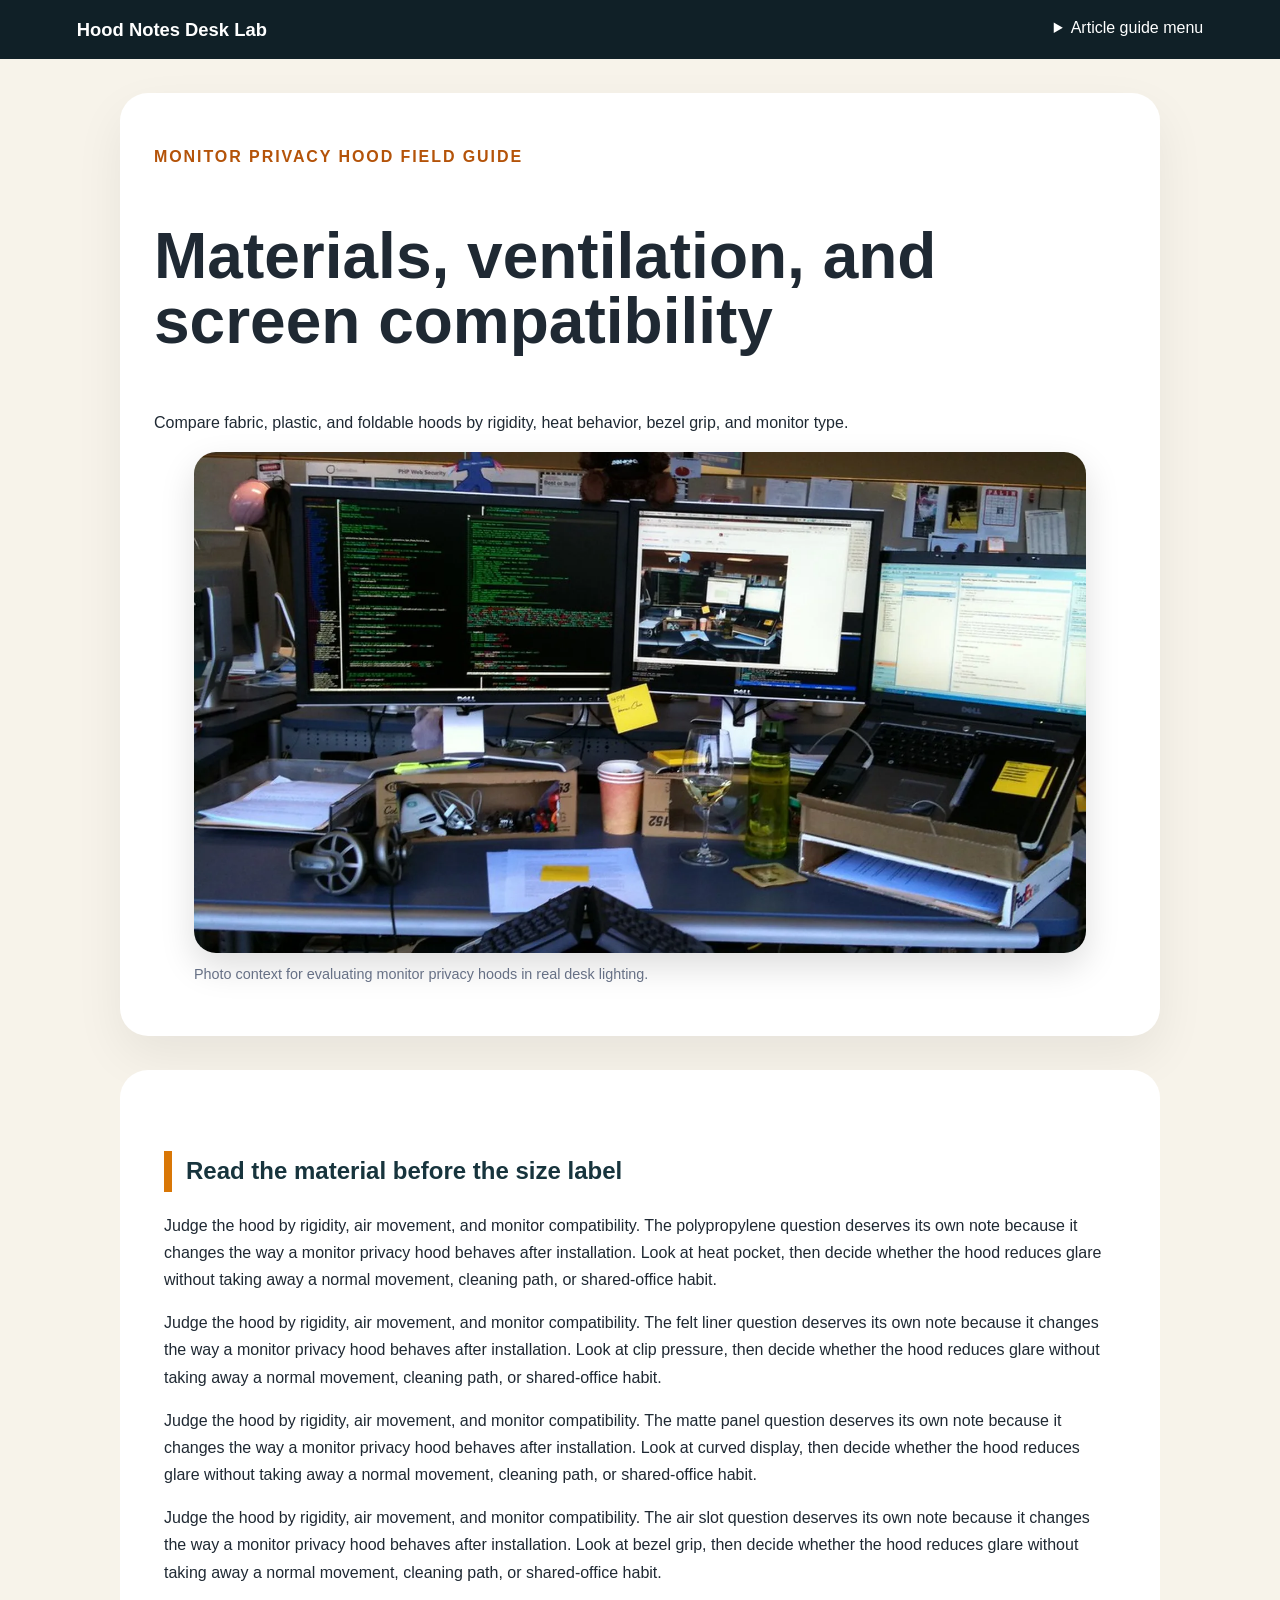
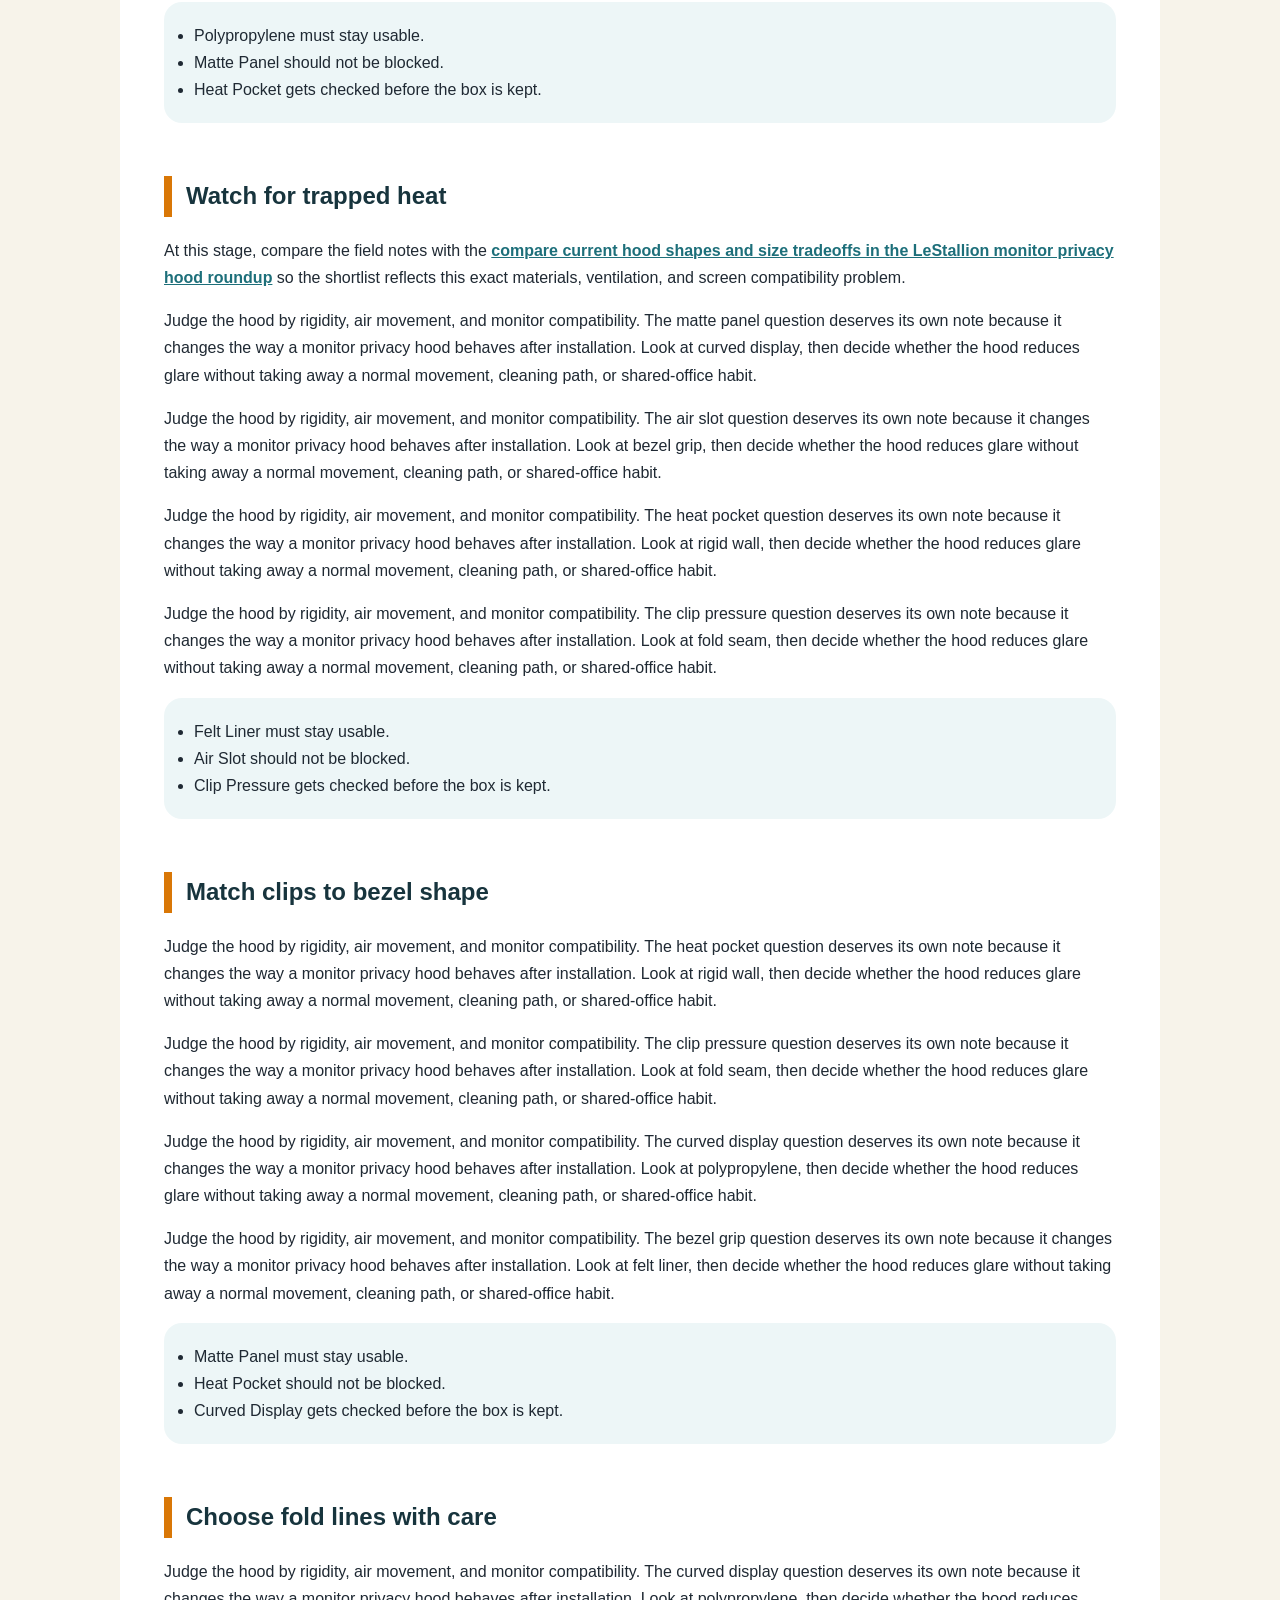
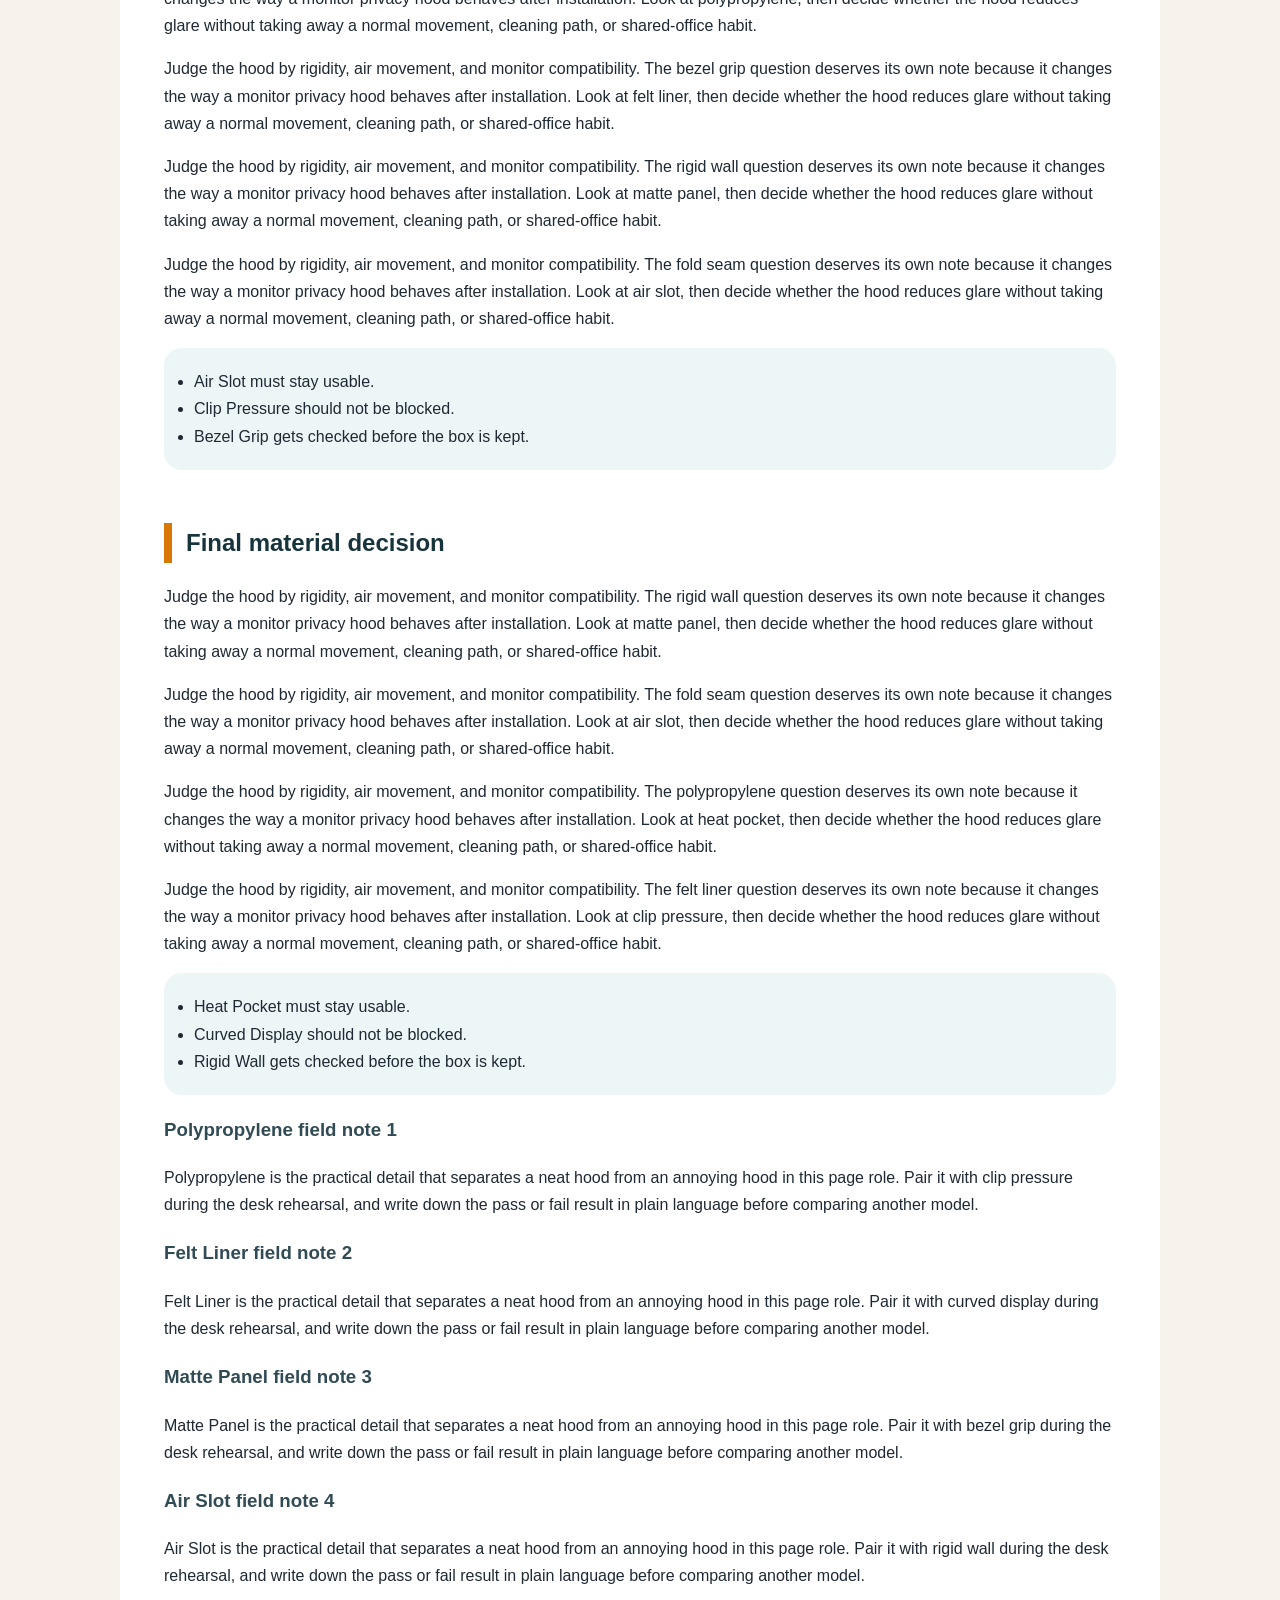
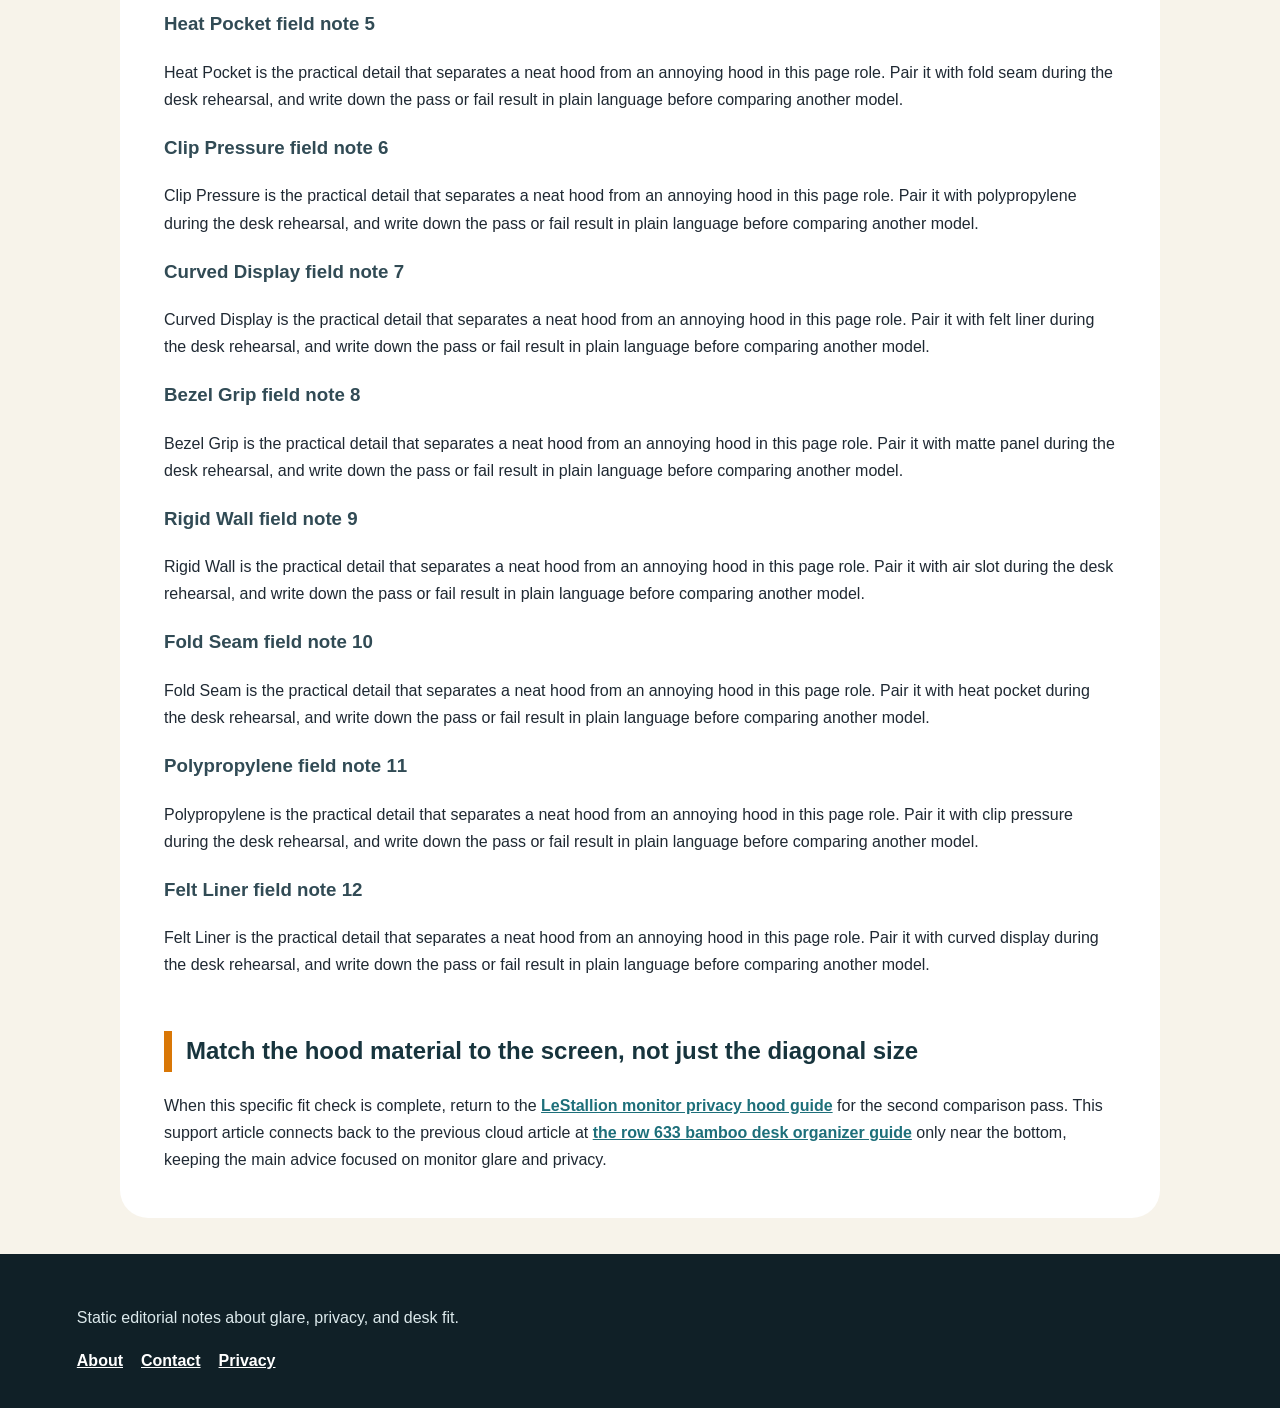
<file: public/materials-ventilation.html>
<!doctype html><html lang="en"><head><meta charset="utf-8"><meta name="viewport" content="width=device-width, initial-scale=1"><title>Materials, ventilation, and screen compatibility</title><meta name="description" content="Compare fabric, plastic, and foldable hoods by rigidity, heat behavior, bezel grip, and monitor type."><link rel="canonical" href="https://ls-monitor-privacy-hoods-634.onrender.com/materials-ventilation.html"><link rel="stylesheet" href="style.css"><script type="application/ld+json">{"@context": "https://schema.org", "@type": "Article", "headline": "Materials, ventilation, and screen compatibility", "description": "Compare fabric, plastic, and foldable hoods by rigidity, heat behavior, bezel grip, and monitor type.", "url": "https://ls-monitor-privacy-hoods-634.onrender.com/materials-ventilation.html"}</script></head><body><header><a class="brand" href="index.html">Hood Notes Desk Lab</a><details><summary>Article guide menu</summary><nav><a href="index.html">Home</a><a href="fit-desk-depth.html">Fit Desk Depth</a><a href="multi-monitor-layouts.html">Multi Monitor Layouts</a><a href="materials-ventilation.html">Materials Ventilation</a><a href="cleaning-durability.html">Cleaning Durability</a><a href="buying-checklist.html">Buying Checklist</a><a href="shared-office-scenario.html">Shared Office Scenario</a></nav></details></header><main><section class="hero"><p class="eyebrow">Monitor privacy hood field guide</p><h1>Materials, ventilation, and screen compatibility</h1><p>Compare fabric, plastic, and foldable hoods by rigidity, heat behavior, bezel grip, and monitor type.</p><figure class="hero-img"><img src="assets/image-1.webp" alt="Monitor workstation used for privacy hood glare planning"><figcaption>Photo context for evaluating monitor privacy hoods in real desk lighting.</figcaption></figure></section><article><h2>Read the material before the size label</h2>
<p>Judge the hood by rigidity, air movement, and monitor compatibility. The polypropylene question deserves its own note because it changes the way a monitor privacy hood behaves after installation. Look at heat pocket, then decide whether the hood reduces glare without taking away a normal movement, cleaning path, or shared-office habit.</p>
<p>Judge the hood by rigidity, air movement, and monitor compatibility. The felt liner question deserves its own note because it changes the way a monitor privacy hood behaves after installation. Look at clip pressure, then decide whether the hood reduces glare without taking away a normal movement, cleaning path, or shared-office habit.</p>
<p>Judge the hood by rigidity, air movement, and monitor compatibility. The matte panel question deserves its own note because it changes the way a monitor privacy hood behaves after installation. Look at curved display, then decide whether the hood reduces glare without taking away a normal movement, cleaning path, or shared-office habit.</p>
<p>Judge the hood by rigidity, air movement, and monitor compatibility. The air slot question deserves its own note because it changes the way a monitor privacy hood behaves after installation. Look at bezel grip, then decide whether the hood reduces glare without taking away a normal movement, cleaning path, or shared-office habit.</p>
<ul><li>Polypropylene must stay usable.</li><li>Matte Panel should not be blocked.</li><li>Heat Pocket gets checked before the box is kept.</li></ul>
<h2>Watch for trapped heat</h2>
<p>At this stage, compare the field notes with the <a href="https://lestallion.com/blogs/product-reviews/best-monitor-privacy-hoods-for-glare-reduction">compare current hood shapes and size tradeoffs in the LeStallion monitor privacy hood roundup</a> so the shortlist reflects this exact materials, ventilation, and screen compatibility problem.</p>
<p>Judge the hood by rigidity, air movement, and monitor compatibility. The matte panel question deserves its own note because it changes the way a monitor privacy hood behaves after installation. Look at curved display, then decide whether the hood reduces glare without taking away a normal movement, cleaning path, or shared-office habit.</p>
<p>Judge the hood by rigidity, air movement, and monitor compatibility. The air slot question deserves its own note because it changes the way a monitor privacy hood behaves after installation. Look at bezel grip, then decide whether the hood reduces glare without taking away a normal movement, cleaning path, or shared-office habit.</p>
<p>Judge the hood by rigidity, air movement, and monitor compatibility. The heat pocket question deserves its own note because it changes the way a monitor privacy hood behaves after installation. Look at rigid wall, then decide whether the hood reduces glare without taking away a normal movement, cleaning path, or shared-office habit.</p>
<p>Judge the hood by rigidity, air movement, and monitor compatibility. The clip pressure question deserves its own note because it changes the way a monitor privacy hood behaves after installation. Look at fold seam, then decide whether the hood reduces glare without taking away a normal movement, cleaning path, or shared-office habit.</p>
<ul><li>Felt Liner must stay usable.</li><li>Air Slot should not be blocked.</li><li>Clip Pressure gets checked before the box is kept.</li></ul>
<h2>Match clips to bezel shape</h2>
<p>Judge the hood by rigidity, air movement, and monitor compatibility. The heat pocket question deserves its own note because it changes the way a monitor privacy hood behaves after installation. Look at rigid wall, then decide whether the hood reduces glare without taking away a normal movement, cleaning path, or shared-office habit.</p>
<p>Judge the hood by rigidity, air movement, and monitor compatibility. The clip pressure question deserves its own note because it changes the way a monitor privacy hood behaves after installation. Look at fold seam, then decide whether the hood reduces glare without taking away a normal movement, cleaning path, or shared-office habit.</p>
<p>Judge the hood by rigidity, air movement, and monitor compatibility. The curved display question deserves its own note because it changes the way a monitor privacy hood behaves after installation. Look at polypropylene, then decide whether the hood reduces glare without taking away a normal movement, cleaning path, or shared-office habit.</p>
<p>Judge the hood by rigidity, air movement, and monitor compatibility. The bezel grip question deserves its own note because it changes the way a monitor privacy hood behaves after installation. Look at felt liner, then decide whether the hood reduces glare without taking away a normal movement, cleaning path, or shared-office habit.</p>
<ul><li>Matte Panel must stay usable.</li><li>Heat Pocket should not be blocked.</li><li>Curved Display gets checked before the box is kept.</li></ul>
<h2>Choose fold lines with care</h2>
<p>Judge the hood by rigidity, air movement, and monitor compatibility. The curved display question deserves its own note because it changes the way a monitor privacy hood behaves after installation. Look at polypropylene, then decide whether the hood reduces glare without taking away a normal movement, cleaning path, or shared-office habit.</p>
<p>Judge the hood by rigidity, air movement, and monitor compatibility. The bezel grip question deserves its own note because it changes the way a monitor privacy hood behaves after installation. Look at felt liner, then decide whether the hood reduces glare without taking away a normal movement, cleaning path, or shared-office habit.</p>
<p>Judge the hood by rigidity, air movement, and monitor compatibility. The rigid wall question deserves its own note because it changes the way a monitor privacy hood behaves after installation. Look at matte panel, then decide whether the hood reduces glare without taking away a normal movement, cleaning path, or shared-office habit.</p>
<p>Judge the hood by rigidity, air movement, and monitor compatibility. The fold seam question deserves its own note because it changes the way a monitor privacy hood behaves after installation. Look at air slot, then decide whether the hood reduces glare without taking away a normal movement, cleaning path, or shared-office habit.</p>
<ul><li>Air Slot must stay usable.</li><li>Clip Pressure should not be blocked.</li><li>Bezel Grip gets checked before the box is kept.</li></ul>
<h2>Final material decision</h2>
<p>Judge the hood by rigidity, air movement, and monitor compatibility. The rigid wall question deserves its own note because it changes the way a monitor privacy hood behaves after installation. Look at matte panel, then decide whether the hood reduces glare without taking away a normal movement, cleaning path, or shared-office habit.</p>
<p>Judge the hood by rigidity, air movement, and monitor compatibility. The fold seam question deserves its own note because it changes the way a monitor privacy hood behaves after installation. Look at air slot, then decide whether the hood reduces glare without taking away a normal movement, cleaning path, or shared-office habit.</p>
<p>Judge the hood by rigidity, air movement, and monitor compatibility. The polypropylene question deserves its own note because it changes the way a monitor privacy hood behaves after installation. Look at heat pocket, then decide whether the hood reduces glare without taking away a normal movement, cleaning path, or shared-office habit.</p>
<p>Judge the hood by rigidity, air movement, and monitor compatibility. The felt liner question deserves its own note because it changes the way a monitor privacy hood behaves after installation. Look at clip pressure, then decide whether the hood reduces glare without taking away a normal movement, cleaning path, or shared-office habit.</p>
<ul><li>Heat Pocket must stay usable.</li><li>Curved Display should not be blocked.</li><li>Rigid Wall gets checked before the box is kept.</li></ul>
<h3>Polypropylene field note 1</h3><p>Polypropylene is the practical detail that separates a neat hood from an annoying hood in this page role. Pair it with clip pressure during the desk rehearsal, and write down the pass or fail result in plain language before comparing another model.</p>
<h3>Felt Liner field note 2</h3><p>Felt Liner is the practical detail that separates a neat hood from an annoying hood in this page role. Pair it with curved display during the desk rehearsal, and write down the pass or fail result in plain language before comparing another model.</p>
<h3>Matte Panel field note 3</h3><p>Matte Panel is the practical detail that separates a neat hood from an annoying hood in this page role. Pair it with bezel grip during the desk rehearsal, and write down the pass or fail result in plain language before comparing another model.</p>
<h3>Air Slot field note 4</h3><p>Air Slot is the practical detail that separates a neat hood from an annoying hood in this page role. Pair it with rigid wall during the desk rehearsal, and write down the pass or fail result in plain language before comparing another model.</p>
<h3>Heat Pocket field note 5</h3><p>Heat Pocket is the practical detail that separates a neat hood from an annoying hood in this page role. Pair it with fold seam during the desk rehearsal, and write down the pass or fail result in plain language before comparing another model.</p>
<h3>Clip Pressure field note 6</h3><p>Clip Pressure is the practical detail that separates a neat hood from an annoying hood in this page role. Pair it with polypropylene during the desk rehearsal, and write down the pass or fail result in plain language before comparing another model.</p>
<h3>Curved Display field note 7</h3><p>Curved Display is the practical detail that separates a neat hood from an annoying hood in this page role. Pair it with felt liner during the desk rehearsal, and write down the pass or fail result in plain language before comparing another model.</p>
<h3>Bezel Grip field note 8</h3><p>Bezel Grip is the practical detail that separates a neat hood from an annoying hood in this page role. Pair it with matte panel during the desk rehearsal, and write down the pass or fail result in plain language before comparing another model.</p>
<h3>Rigid Wall field note 9</h3><p>Rigid Wall is the practical detail that separates a neat hood from an annoying hood in this page role. Pair it with air slot during the desk rehearsal, and write down the pass or fail result in plain language before comparing another model.</p>
<h3>Fold Seam field note 10</h3><p>Fold Seam is the practical detail that separates a neat hood from an annoying hood in this page role. Pair it with heat pocket during the desk rehearsal, and write down the pass or fail result in plain language before comparing another model.</p>
<h3>Polypropylene field note 11</h3><p>Polypropylene is the practical detail that separates a neat hood from an annoying hood in this page role. Pair it with clip pressure during the desk rehearsal, and write down the pass or fail result in plain language before comparing another model.</p>
<h3>Felt Liner field note 12</h3><p>Felt Liner is the practical detail that separates a neat hood from an annoying hood in this page role. Pair it with curved display during the desk rehearsal, and write down the pass or fail result in plain language before comparing another model.</p>
<h2>Match the hood material to the screen, not just the diagonal size</h2><p>When this specific fit check is complete, return to the <a href="https://lestallion.com/blogs/product-reviews/best-monitor-privacy-hoods-for-glare-reduction">LeStallion monitor privacy hood guide</a> for the second comparison pass. This support article connects back to the previous cloud article at <a href="https://ls-bamboo-desk-organizers-633.surge.sh/index.html">the row 633 bamboo desk organizer guide</a> only near the bottom, keeping the main advice focused on monitor glare and privacy.</p></article></main><footer><p>Static editorial notes about glare, privacy, and desk fit.</p><a href="about.html">About</a><a href="contact.html">Contact</a><a href="privacy.html">Privacy</a></footer></body></html>
</file>
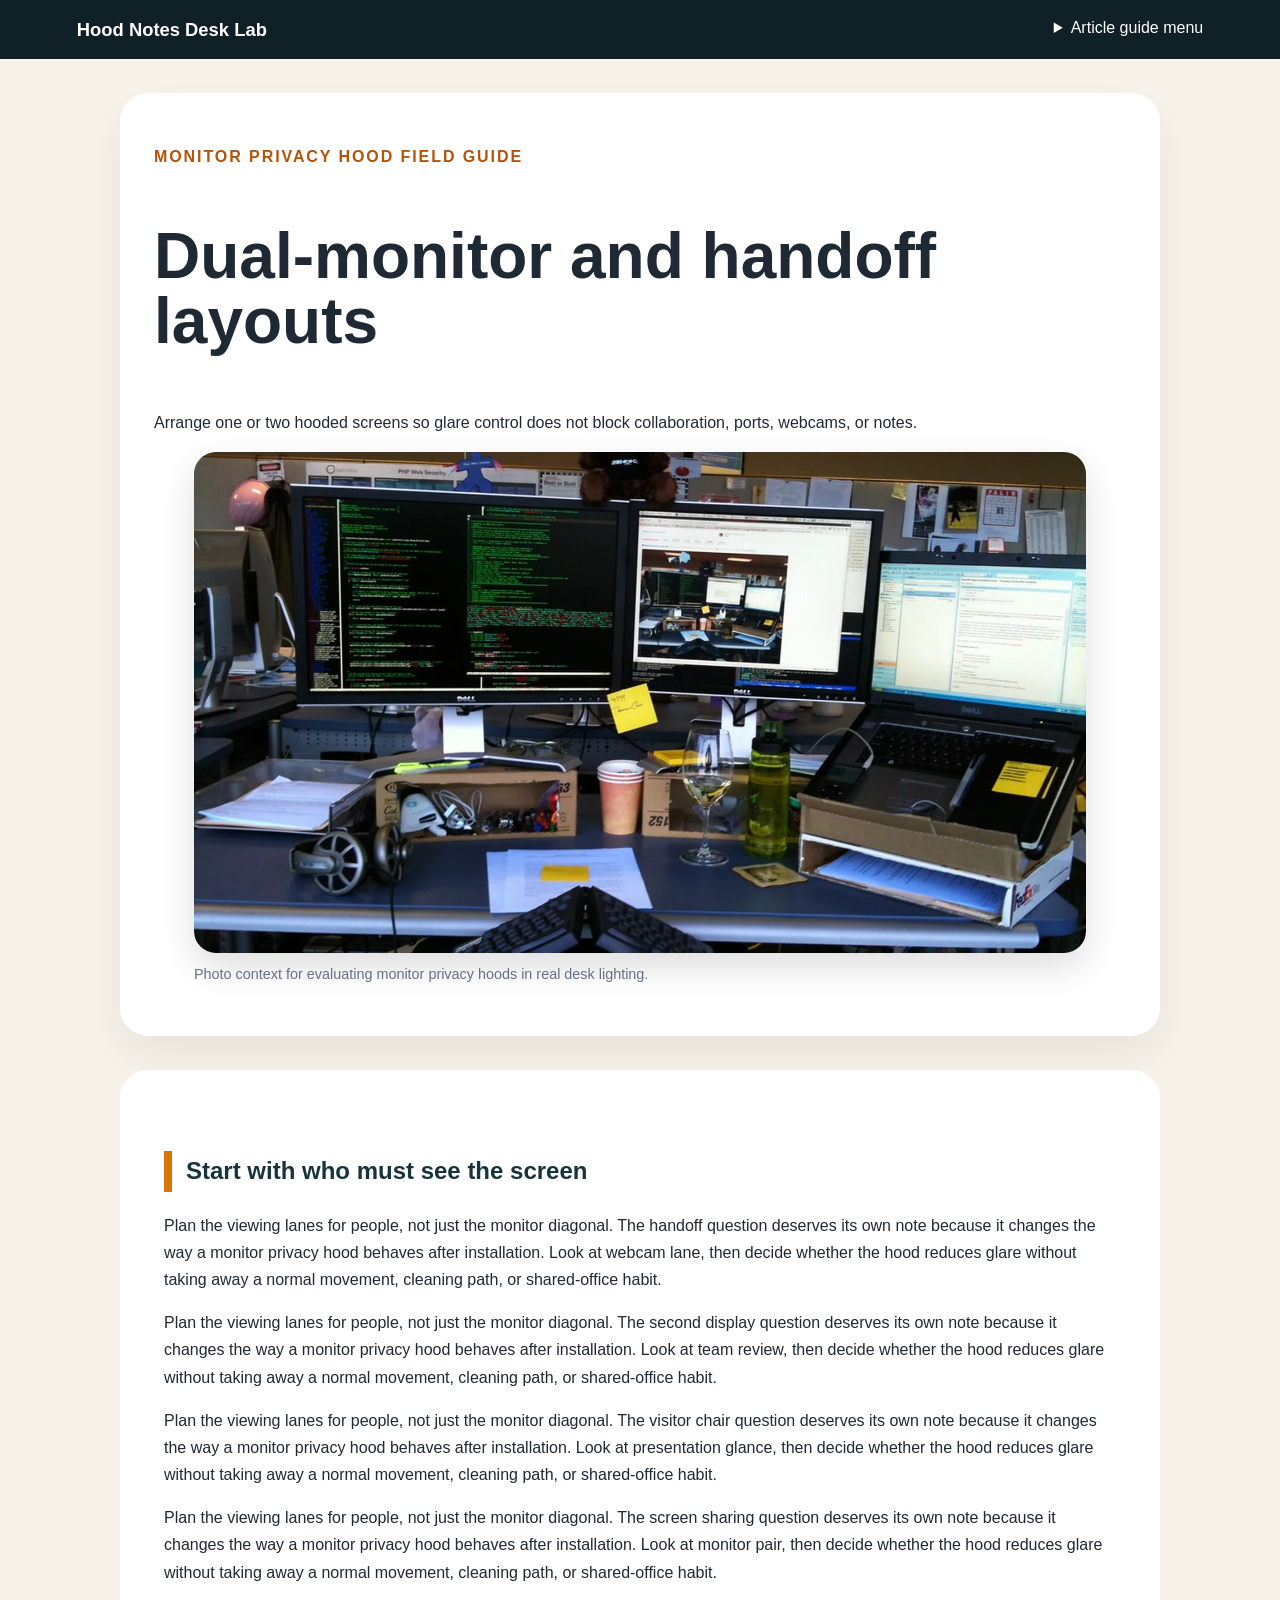
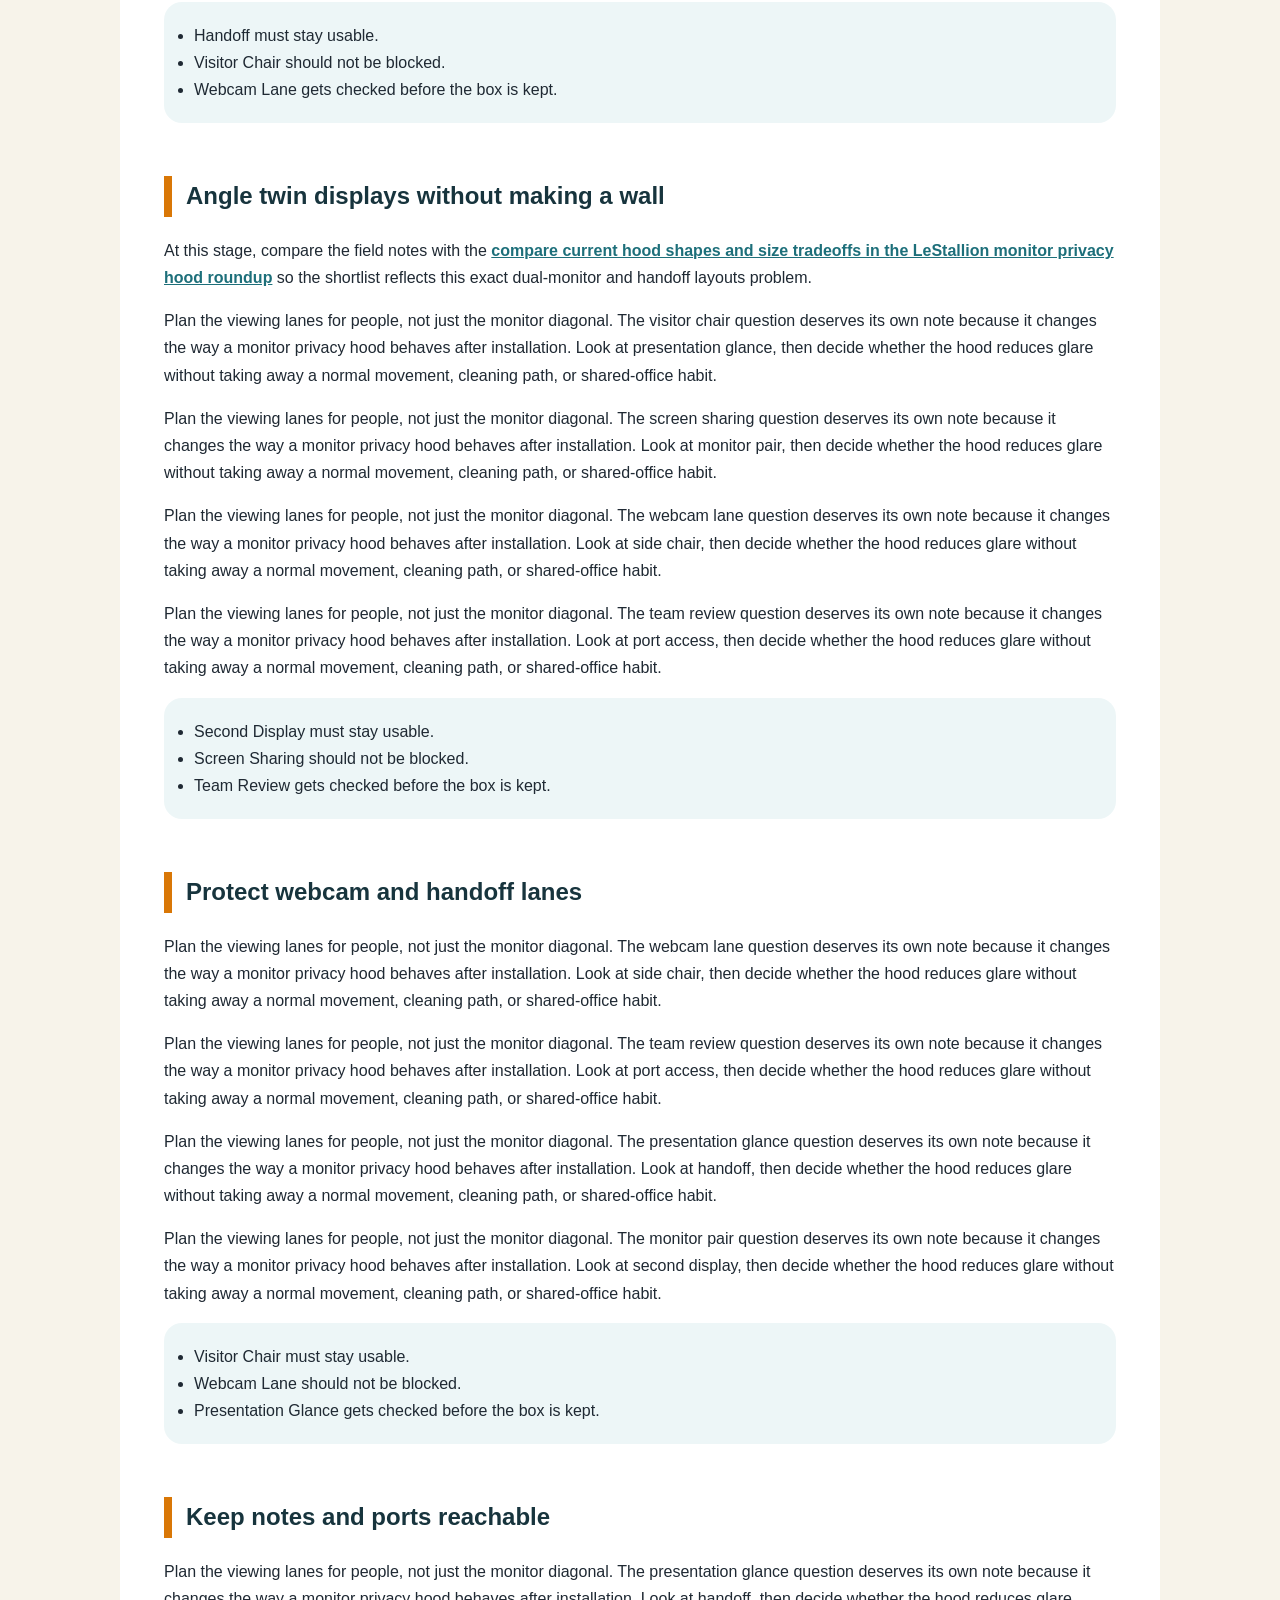
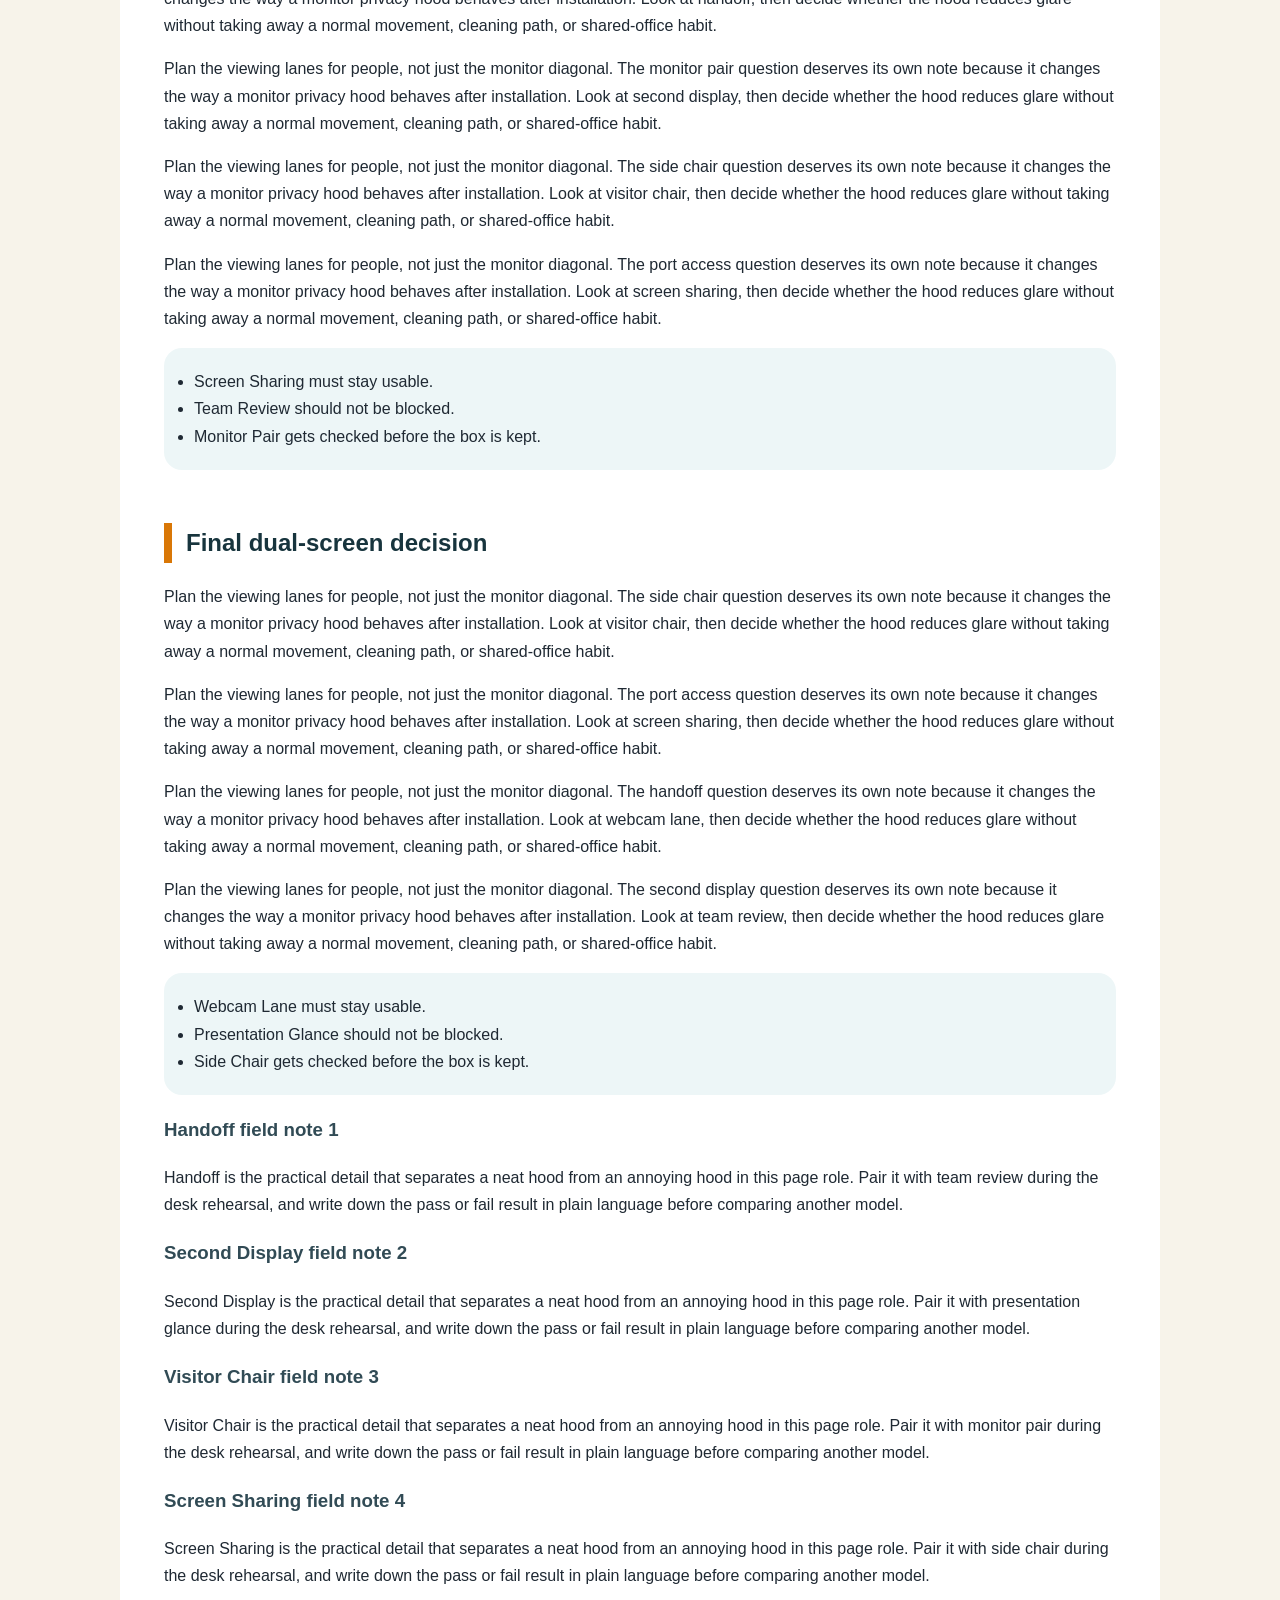
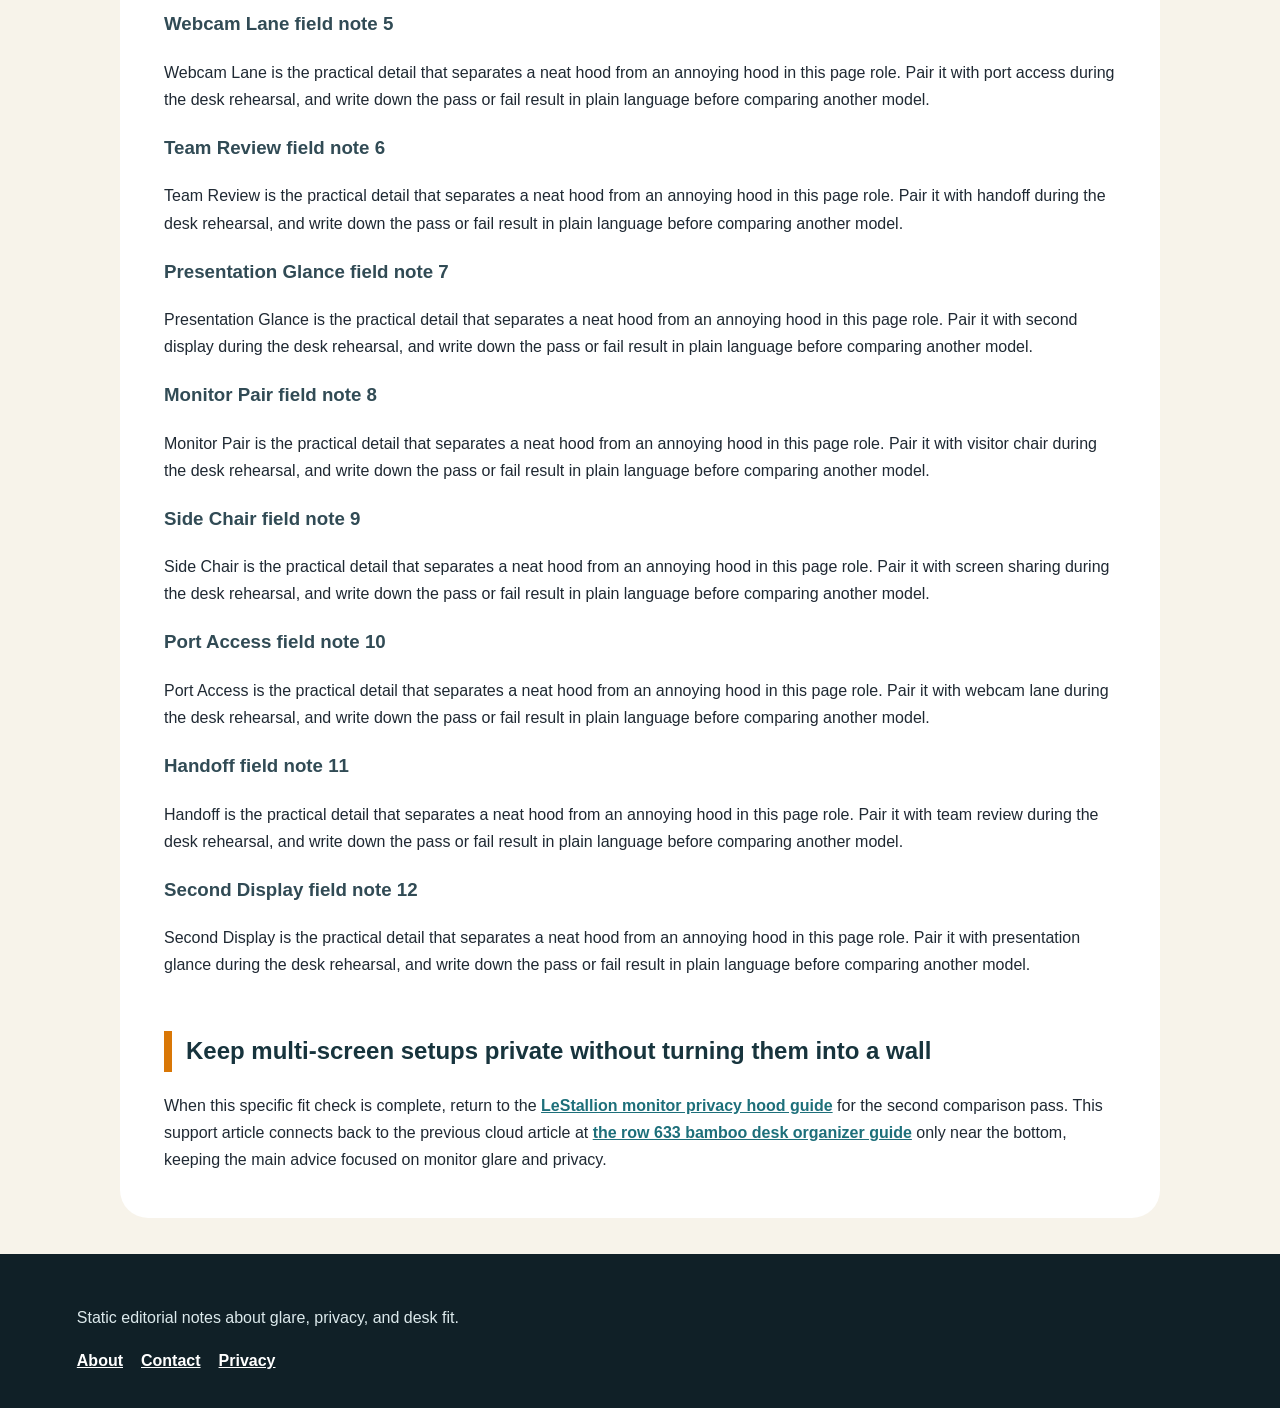
<file: public/multi-monitor-layouts.html>
<!doctype html><html lang="en"><head><meta charset="utf-8"><meta name="viewport" content="width=device-width, initial-scale=1"><title>Dual-monitor and handoff layouts</title><meta name="description" content="Arrange one or two hooded screens so glare control does not block collaboration, ports, webcams, or notes."><link rel="canonical" href="https://ls-monitor-privacy-hoods-634.onrender.com/multi-monitor-layouts.html"><link rel="stylesheet" href="style.css"><script type="application/ld+json">{"@context": "https://schema.org", "@type": "Article", "headline": "Dual-monitor and handoff layouts", "description": "Arrange one or two hooded screens so glare control does not block collaboration, ports, webcams, or notes.", "url": "https://ls-monitor-privacy-hoods-634.onrender.com/multi-monitor-layouts.html"}</script></head><body><header><a class="brand" href="index.html">Hood Notes Desk Lab</a><details><summary>Article guide menu</summary><nav><a href="index.html">Home</a><a href="fit-desk-depth.html">Fit Desk Depth</a><a href="multi-monitor-layouts.html">Multi Monitor Layouts</a><a href="materials-ventilation.html">Materials Ventilation</a><a href="cleaning-durability.html">Cleaning Durability</a><a href="buying-checklist.html">Buying Checklist</a><a href="shared-office-scenario.html">Shared Office Scenario</a></nav></details></header><main><section class="hero"><p class="eyebrow">Monitor privacy hood field guide</p><h1>Dual-monitor and handoff layouts</h1><p>Arrange one or two hooded screens so glare control does not block collaboration, ports, webcams, or notes.</p><figure class="hero-img"><img src="assets/image-1.webp" alt="Monitor workstation used for privacy hood glare planning"><figcaption>Photo context for evaluating monitor privacy hoods in real desk lighting.</figcaption></figure></section><article><h2>Start with who must see the screen</h2>
<p>Plan the viewing lanes for people, not just the monitor diagonal. The handoff question deserves its own note because it changes the way a monitor privacy hood behaves after installation. Look at webcam lane, then decide whether the hood reduces glare without taking away a normal movement, cleaning path, or shared-office habit.</p>
<p>Plan the viewing lanes for people, not just the monitor diagonal. The second display question deserves its own note because it changes the way a monitor privacy hood behaves after installation. Look at team review, then decide whether the hood reduces glare without taking away a normal movement, cleaning path, or shared-office habit.</p>
<p>Plan the viewing lanes for people, not just the monitor diagonal. The visitor chair question deserves its own note because it changes the way a monitor privacy hood behaves after installation. Look at presentation glance, then decide whether the hood reduces glare without taking away a normal movement, cleaning path, or shared-office habit.</p>
<p>Plan the viewing lanes for people, not just the monitor diagonal. The screen sharing question deserves its own note because it changes the way a monitor privacy hood behaves after installation. Look at monitor pair, then decide whether the hood reduces glare without taking away a normal movement, cleaning path, or shared-office habit.</p>
<ul><li>Handoff must stay usable.</li><li>Visitor Chair should not be blocked.</li><li>Webcam Lane gets checked before the box is kept.</li></ul>
<h2>Angle twin displays without making a wall</h2>
<p>At this stage, compare the field notes with the <a href="https://lestallion.com/blogs/product-reviews/best-monitor-privacy-hoods-for-glare-reduction">compare current hood shapes and size tradeoffs in the LeStallion monitor privacy hood roundup</a> so the shortlist reflects this exact dual-monitor and handoff layouts problem.</p>
<p>Plan the viewing lanes for people, not just the monitor diagonal. The visitor chair question deserves its own note because it changes the way a monitor privacy hood behaves after installation. Look at presentation glance, then decide whether the hood reduces glare without taking away a normal movement, cleaning path, or shared-office habit.</p>
<p>Plan the viewing lanes for people, not just the monitor diagonal. The screen sharing question deserves its own note because it changes the way a monitor privacy hood behaves after installation. Look at monitor pair, then decide whether the hood reduces glare without taking away a normal movement, cleaning path, or shared-office habit.</p>
<p>Plan the viewing lanes for people, not just the monitor diagonal. The webcam lane question deserves its own note because it changes the way a monitor privacy hood behaves after installation. Look at side chair, then decide whether the hood reduces glare without taking away a normal movement, cleaning path, or shared-office habit.</p>
<p>Plan the viewing lanes for people, not just the monitor diagonal. The team review question deserves its own note because it changes the way a monitor privacy hood behaves after installation. Look at port access, then decide whether the hood reduces glare without taking away a normal movement, cleaning path, or shared-office habit.</p>
<ul><li>Second Display must stay usable.</li><li>Screen Sharing should not be blocked.</li><li>Team Review gets checked before the box is kept.</li></ul>
<h2>Protect webcam and handoff lanes</h2>
<p>Plan the viewing lanes for people, not just the monitor diagonal. The webcam lane question deserves its own note because it changes the way a monitor privacy hood behaves after installation. Look at side chair, then decide whether the hood reduces glare without taking away a normal movement, cleaning path, or shared-office habit.</p>
<p>Plan the viewing lanes for people, not just the monitor diagonal. The team review question deserves its own note because it changes the way a monitor privacy hood behaves after installation. Look at port access, then decide whether the hood reduces glare without taking away a normal movement, cleaning path, or shared-office habit.</p>
<p>Plan the viewing lanes for people, not just the monitor diagonal. The presentation glance question deserves its own note because it changes the way a monitor privacy hood behaves after installation. Look at handoff, then decide whether the hood reduces glare without taking away a normal movement, cleaning path, or shared-office habit.</p>
<p>Plan the viewing lanes for people, not just the monitor diagonal. The monitor pair question deserves its own note because it changes the way a monitor privacy hood behaves after installation. Look at second display, then decide whether the hood reduces glare without taking away a normal movement, cleaning path, or shared-office habit.</p>
<ul><li>Visitor Chair must stay usable.</li><li>Webcam Lane should not be blocked.</li><li>Presentation Glance gets checked before the box is kept.</li></ul>
<h2>Keep notes and ports reachable</h2>
<p>Plan the viewing lanes for people, not just the monitor diagonal. The presentation glance question deserves its own note because it changes the way a monitor privacy hood behaves after installation. Look at handoff, then decide whether the hood reduces glare without taking away a normal movement, cleaning path, or shared-office habit.</p>
<p>Plan the viewing lanes for people, not just the monitor diagonal. The monitor pair question deserves its own note because it changes the way a monitor privacy hood behaves after installation. Look at second display, then decide whether the hood reduces glare without taking away a normal movement, cleaning path, or shared-office habit.</p>
<p>Plan the viewing lanes for people, not just the monitor diagonal. The side chair question deserves its own note because it changes the way a monitor privacy hood behaves after installation. Look at visitor chair, then decide whether the hood reduces glare without taking away a normal movement, cleaning path, or shared-office habit.</p>
<p>Plan the viewing lanes for people, not just the monitor diagonal. The port access question deserves its own note because it changes the way a monitor privacy hood behaves after installation. Look at screen sharing, then decide whether the hood reduces glare without taking away a normal movement, cleaning path, or shared-office habit.</p>
<ul><li>Screen Sharing must stay usable.</li><li>Team Review should not be blocked.</li><li>Monitor Pair gets checked before the box is kept.</li></ul>
<h2>Final dual-screen decision</h2>
<p>Plan the viewing lanes for people, not just the monitor diagonal. The side chair question deserves its own note because it changes the way a monitor privacy hood behaves after installation. Look at visitor chair, then decide whether the hood reduces glare without taking away a normal movement, cleaning path, or shared-office habit.</p>
<p>Plan the viewing lanes for people, not just the monitor diagonal. The port access question deserves its own note because it changes the way a monitor privacy hood behaves after installation. Look at screen sharing, then decide whether the hood reduces glare without taking away a normal movement, cleaning path, or shared-office habit.</p>
<p>Plan the viewing lanes for people, not just the monitor diagonal. The handoff question deserves its own note because it changes the way a monitor privacy hood behaves after installation. Look at webcam lane, then decide whether the hood reduces glare without taking away a normal movement, cleaning path, or shared-office habit.</p>
<p>Plan the viewing lanes for people, not just the monitor diagonal. The second display question deserves its own note because it changes the way a monitor privacy hood behaves after installation. Look at team review, then decide whether the hood reduces glare without taking away a normal movement, cleaning path, or shared-office habit.</p>
<ul><li>Webcam Lane must stay usable.</li><li>Presentation Glance should not be blocked.</li><li>Side Chair gets checked before the box is kept.</li></ul>
<h3>Handoff field note 1</h3><p>Handoff is the practical detail that separates a neat hood from an annoying hood in this page role. Pair it with team review during the desk rehearsal, and write down the pass or fail result in plain language before comparing another model.</p>
<h3>Second Display field note 2</h3><p>Second Display is the practical detail that separates a neat hood from an annoying hood in this page role. Pair it with presentation glance during the desk rehearsal, and write down the pass or fail result in plain language before comparing another model.</p>
<h3>Visitor Chair field note 3</h3><p>Visitor Chair is the practical detail that separates a neat hood from an annoying hood in this page role. Pair it with monitor pair during the desk rehearsal, and write down the pass or fail result in plain language before comparing another model.</p>
<h3>Screen Sharing field note 4</h3><p>Screen Sharing is the practical detail that separates a neat hood from an annoying hood in this page role. Pair it with side chair during the desk rehearsal, and write down the pass or fail result in plain language before comparing another model.</p>
<h3>Webcam Lane field note 5</h3><p>Webcam Lane is the practical detail that separates a neat hood from an annoying hood in this page role. Pair it with port access during the desk rehearsal, and write down the pass or fail result in plain language before comparing another model.</p>
<h3>Team Review field note 6</h3><p>Team Review is the practical detail that separates a neat hood from an annoying hood in this page role. Pair it with handoff during the desk rehearsal, and write down the pass or fail result in plain language before comparing another model.</p>
<h3>Presentation Glance field note 7</h3><p>Presentation Glance is the practical detail that separates a neat hood from an annoying hood in this page role. Pair it with second display during the desk rehearsal, and write down the pass or fail result in plain language before comparing another model.</p>
<h3>Monitor Pair field note 8</h3><p>Monitor Pair is the practical detail that separates a neat hood from an annoying hood in this page role. Pair it with visitor chair during the desk rehearsal, and write down the pass or fail result in plain language before comparing another model.</p>
<h3>Side Chair field note 9</h3><p>Side Chair is the practical detail that separates a neat hood from an annoying hood in this page role. Pair it with screen sharing during the desk rehearsal, and write down the pass or fail result in plain language before comparing another model.</p>
<h3>Port Access field note 10</h3><p>Port Access is the practical detail that separates a neat hood from an annoying hood in this page role. Pair it with webcam lane during the desk rehearsal, and write down the pass or fail result in plain language before comparing another model.</p>
<h3>Handoff field note 11</h3><p>Handoff is the practical detail that separates a neat hood from an annoying hood in this page role. Pair it with team review during the desk rehearsal, and write down the pass or fail result in plain language before comparing another model.</p>
<h3>Second Display field note 12</h3><p>Second Display is the practical detail that separates a neat hood from an annoying hood in this page role. Pair it with presentation glance during the desk rehearsal, and write down the pass or fail result in plain language before comparing another model.</p>
<h2>Keep multi-screen setups private without turning them into a wall</h2><p>When this specific fit check is complete, return to the <a href="https://lestallion.com/blogs/product-reviews/best-monitor-privacy-hoods-for-glare-reduction">LeStallion monitor privacy hood guide</a> for the second comparison pass. This support article connects back to the previous cloud article at <a href="https://ls-bamboo-desk-organizers-633.surge.sh/index.html">the row 633 bamboo desk organizer guide</a> only near the bottom, keeping the main advice focused on monitor glare and privacy.</p></article></main><footer><p>Static editorial notes about glare, privacy, and desk fit.</p><a href="about.html">About</a><a href="contact.html">Contact</a><a href="privacy.html">Privacy</a></footer></body></html>
</file>
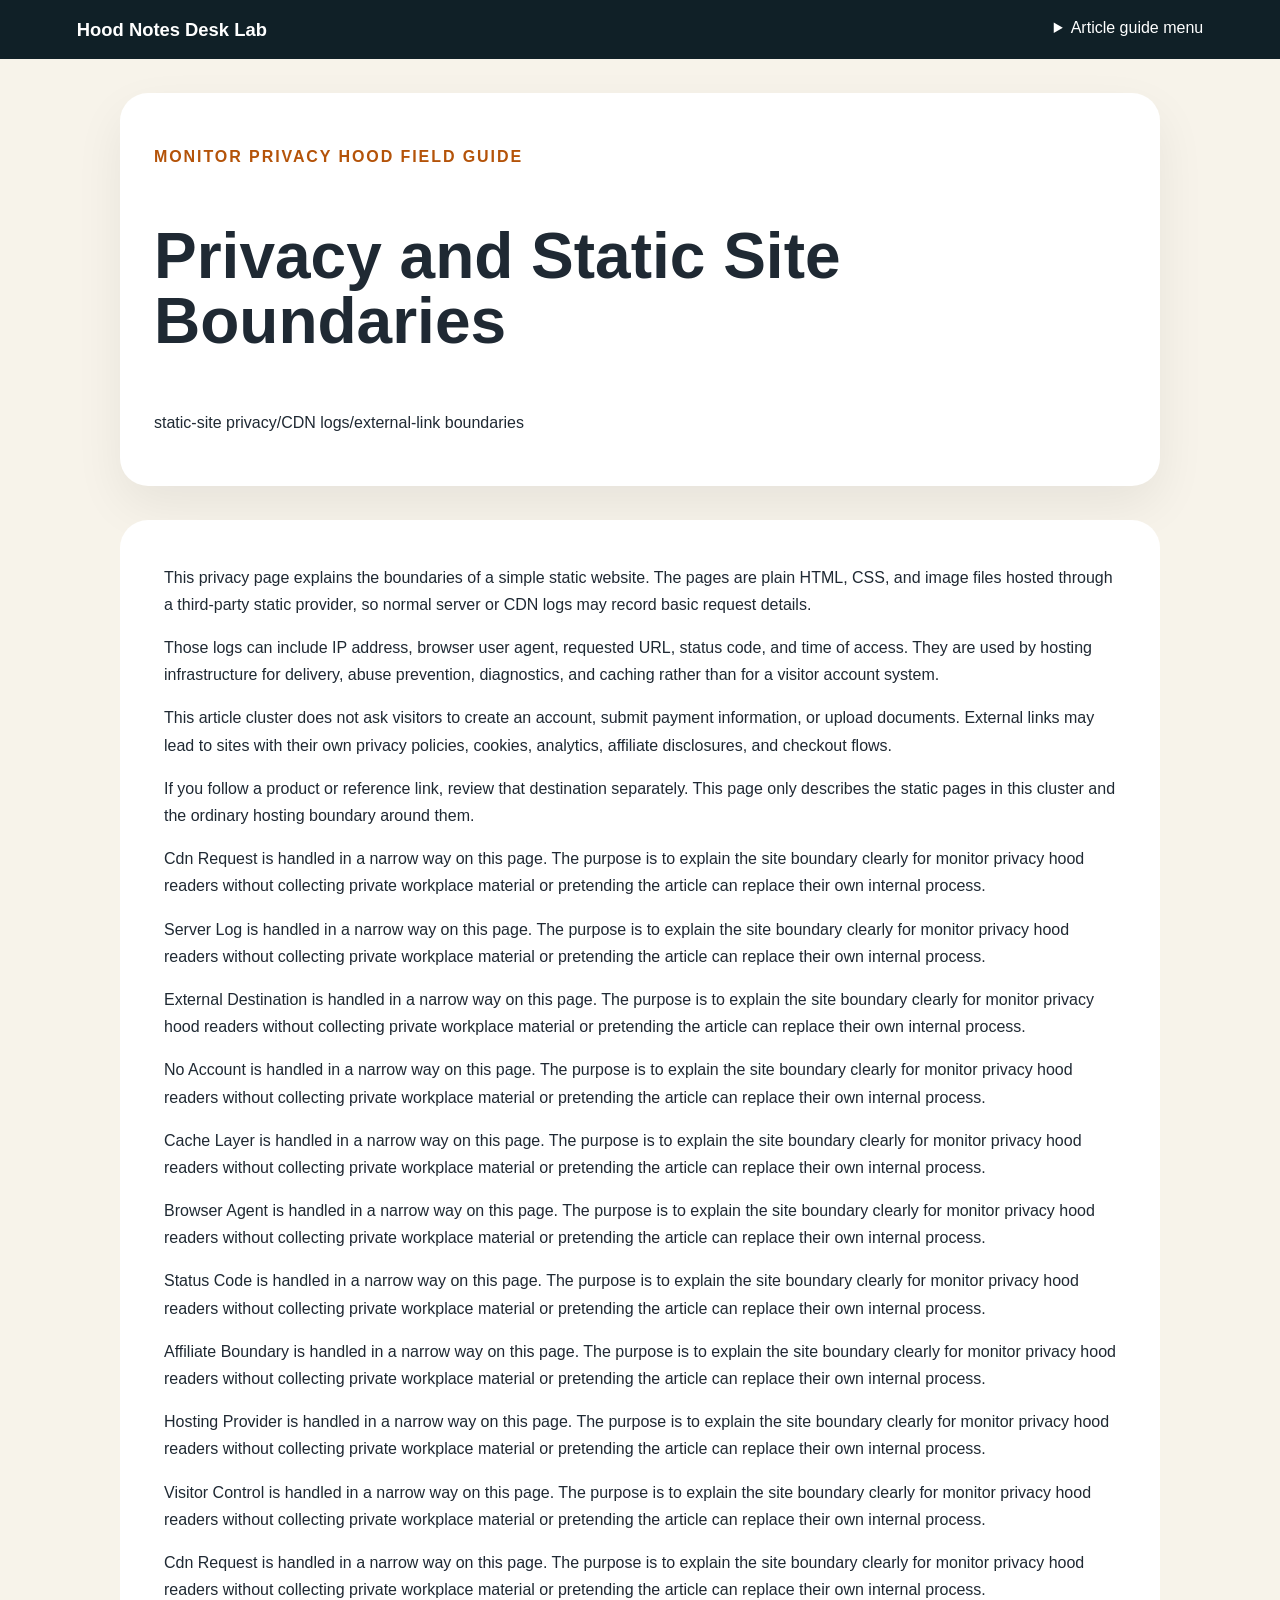
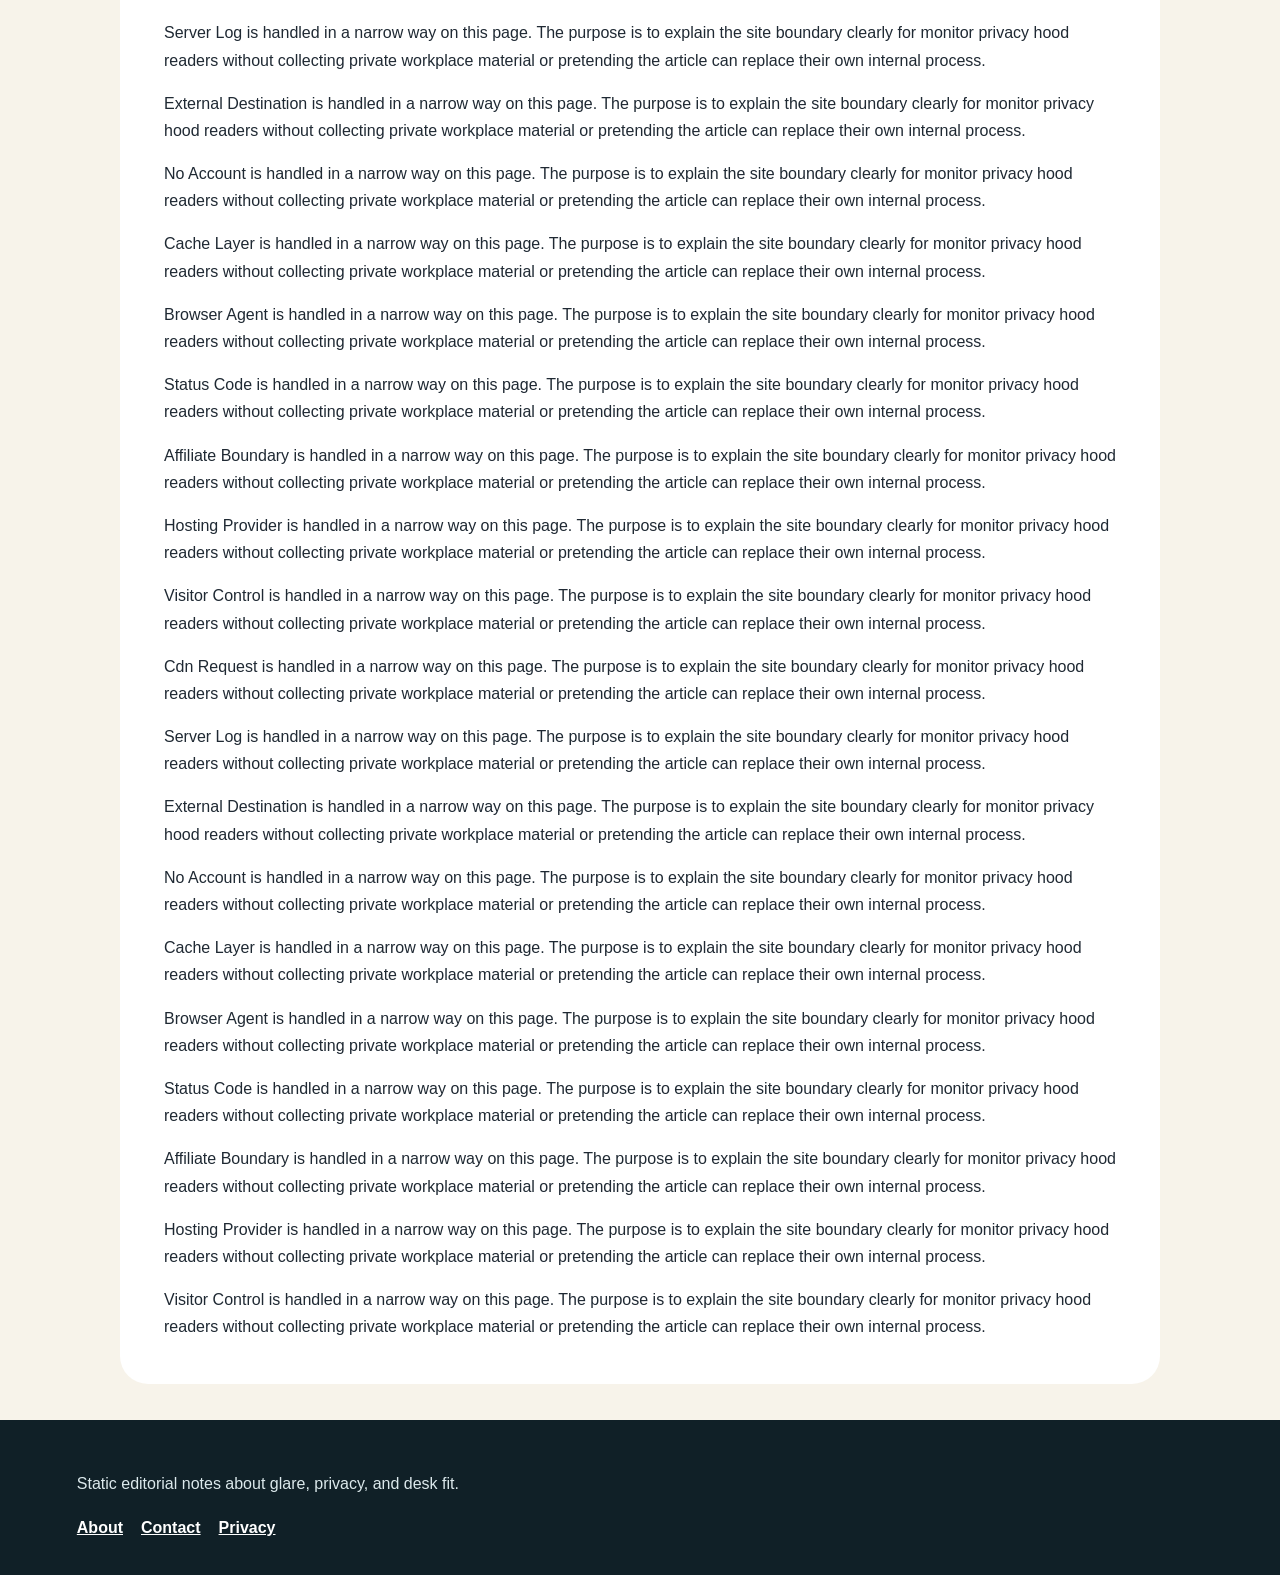
<file: public/privacy.html>
<!doctype html><html lang="en"><head><meta charset="utf-8"><meta name="viewport" content="width=device-width, initial-scale=1"><title>Privacy and Static Site Boundaries</title><meta name="description" content="static-site privacy/CDN logs/external-link boundaries"><link rel="canonical" href="https://ls-monitor-privacy-hoods-634.onrender.com/privacy.html"><link rel="stylesheet" href="style.css"><script type="application/ld+json">{"@context": "https://schema.org", "@type": "Article", "headline": "Privacy and Static Site Boundaries", "description": "static-site privacy/CDN logs/external-link boundaries", "url": "https://ls-monitor-privacy-hoods-634.onrender.com/privacy.html"}</script></head><body><header><a class="brand" href="index.html">Hood Notes Desk Lab</a><details><summary>Article guide menu</summary><nav><a href="index.html">Home</a><a href="fit-desk-depth.html">Fit Desk Depth</a><a href="multi-monitor-layouts.html">Multi Monitor Layouts</a><a href="materials-ventilation.html">Materials Ventilation</a><a href="cleaning-durability.html">Cleaning Durability</a><a href="buying-checklist.html">Buying Checklist</a><a href="shared-office-scenario.html">Shared Office Scenario</a></nav></details></header><main><section class="hero"><p class="eyebrow">Monitor privacy hood field guide</p><h1>Privacy and Static Site Boundaries</h1><p>static-site privacy/CDN logs/external-link boundaries</p></section><article><p>This privacy page explains the boundaries of a simple static website. The pages are plain HTML, CSS, and image files hosted through a third-party static provider, so normal server or CDN logs may record basic request details.</p><p>Those logs can include IP address, browser user agent, requested URL, status code, and time of access. They are used by hosting infrastructure for delivery, abuse prevention, diagnostics, and caching rather than for a visitor account system.</p><p>This article cluster does not ask visitors to create an account, submit payment information, or upload documents. External links may lead to sites with their own privacy policies, cookies, analytics, affiliate disclosures, and checkout flows.</p><p>If you follow a product or reference link, review that destination separately. This page only describes the static pages in this cluster and the ordinary hosting boundary around them.</p><p>Cdn Request is handled in a narrow way on this page. The purpose is to explain the site boundary clearly for monitor privacy hood readers without collecting private workplace material or pretending the article can replace their own internal process.</p><p>Server Log is handled in a narrow way on this page. The purpose is to explain the site boundary clearly for monitor privacy hood readers without collecting private workplace material or pretending the article can replace their own internal process.</p><p>External Destination is handled in a narrow way on this page. The purpose is to explain the site boundary clearly for monitor privacy hood readers without collecting private workplace material or pretending the article can replace their own internal process.</p><p>No Account is handled in a narrow way on this page. The purpose is to explain the site boundary clearly for monitor privacy hood readers without collecting private workplace material or pretending the article can replace their own internal process.</p><p>Cache Layer is handled in a narrow way on this page. The purpose is to explain the site boundary clearly for monitor privacy hood readers without collecting private workplace material or pretending the article can replace their own internal process.</p><p>Browser Agent is handled in a narrow way on this page. The purpose is to explain the site boundary clearly for monitor privacy hood readers without collecting private workplace material or pretending the article can replace their own internal process.</p><p>Status Code is handled in a narrow way on this page. The purpose is to explain the site boundary clearly for monitor privacy hood readers without collecting private workplace material or pretending the article can replace their own internal process.</p><p>Affiliate Boundary is handled in a narrow way on this page. The purpose is to explain the site boundary clearly for monitor privacy hood readers without collecting private workplace material or pretending the article can replace their own internal process.</p><p>Hosting Provider is handled in a narrow way on this page. The purpose is to explain the site boundary clearly for monitor privacy hood readers without collecting private workplace material or pretending the article can replace their own internal process.</p><p>Visitor Control is handled in a narrow way on this page. The purpose is to explain the site boundary clearly for monitor privacy hood readers without collecting private workplace material or pretending the article can replace their own internal process.</p><p>Cdn Request is handled in a narrow way on this page. The purpose is to explain the site boundary clearly for monitor privacy hood readers without collecting private workplace material or pretending the article can replace their own internal process.</p><p>Server Log is handled in a narrow way on this page. The purpose is to explain the site boundary clearly for monitor privacy hood readers without collecting private workplace material or pretending the article can replace their own internal process.</p><p>External Destination is handled in a narrow way on this page. The purpose is to explain the site boundary clearly for monitor privacy hood readers without collecting private workplace material or pretending the article can replace their own internal process.</p><p>No Account is handled in a narrow way on this page. The purpose is to explain the site boundary clearly for monitor privacy hood readers without collecting private workplace material or pretending the article can replace their own internal process.</p><p>Cache Layer is handled in a narrow way on this page. The purpose is to explain the site boundary clearly for monitor privacy hood readers without collecting private workplace material or pretending the article can replace their own internal process.</p><p>Browser Agent is handled in a narrow way on this page. The purpose is to explain the site boundary clearly for monitor privacy hood readers without collecting private workplace material or pretending the article can replace their own internal process.</p><p>Status Code is handled in a narrow way on this page. The purpose is to explain the site boundary clearly for monitor privacy hood readers without collecting private workplace material or pretending the article can replace their own internal process.</p><p>Affiliate Boundary is handled in a narrow way on this page. The purpose is to explain the site boundary clearly for monitor privacy hood readers without collecting private workplace material or pretending the article can replace their own internal process.</p><p>Hosting Provider is handled in a narrow way on this page. The purpose is to explain the site boundary clearly for monitor privacy hood readers without collecting private workplace material or pretending the article can replace their own internal process.</p><p>Visitor Control is handled in a narrow way on this page. The purpose is to explain the site boundary clearly for monitor privacy hood readers without collecting private workplace material or pretending the article can replace their own internal process.</p><p>Cdn Request is handled in a narrow way on this page. The purpose is to explain the site boundary clearly for monitor privacy hood readers without collecting private workplace material or pretending the article can replace their own internal process.</p><p>Server Log is handled in a narrow way on this page. The purpose is to explain the site boundary clearly for monitor privacy hood readers without collecting private workplace material or pretending the article can replace their own internal process.</p><p>External Destination is handled in a narrow way on this page. The purpose is to explain the site boundary clearly for monitor privacy hood readers without collecting private workplace material or pretending the article can replace their own internal process.</p><p>No Account is handled in a narrow way on this page. The purpose is to explain the site boundary clearly for monitor privacy hood readers without collecting private workplace material or pretending the article can replace their own internal process.</p><p>Cache Layer is handled in a narrow way on this page. The purpose is to explain the site boundary clearly for monitor privacy hood readers without collecting private workplace material or pretending the article can replace their own internal process.</p><p>Browser Agent is handled in a narrow way on this page. The purpose is to explain the site boundary clearly for monitor privacy hood readers without collecting private workplace material or pretending the article can replace their own internal process.</p><p>Status Code is handled in a narrow way on this page. The purpose is to explain the site boundary clearly for monitor privacy hood readers without collecting private workplace material or pretending the article can replace their own internal process.</p><p>Affiliate Boundary is handled in a narrow way on this page. The purpose is to explain the site boundary clearly for monitor privacy hood readers without collecting private workplace material or pretending the article can replace their own internal process.</p><p>Hosting Provider is handled in a narrow way on this page. The purpose is to explain the site boundary clearly for monitor privacy hood readers without collecting private workplace material or pretending the article can replace their own internal process.</p><p>Visitor Control is handled in a narrow way on this page. The purpose is to explain the site boundary clearly for monitor privacy hood readers without collecting private workplace material or pretending the article can replace their own internal process.</p></article></main><footer><p>Static editorial notes about glare, privacy, and desk fit.</p><a href="about.html">About</a><a href="contact.html">Contact</a><a href="privacy.html">Privacy</a></footer></body></html>
</file>
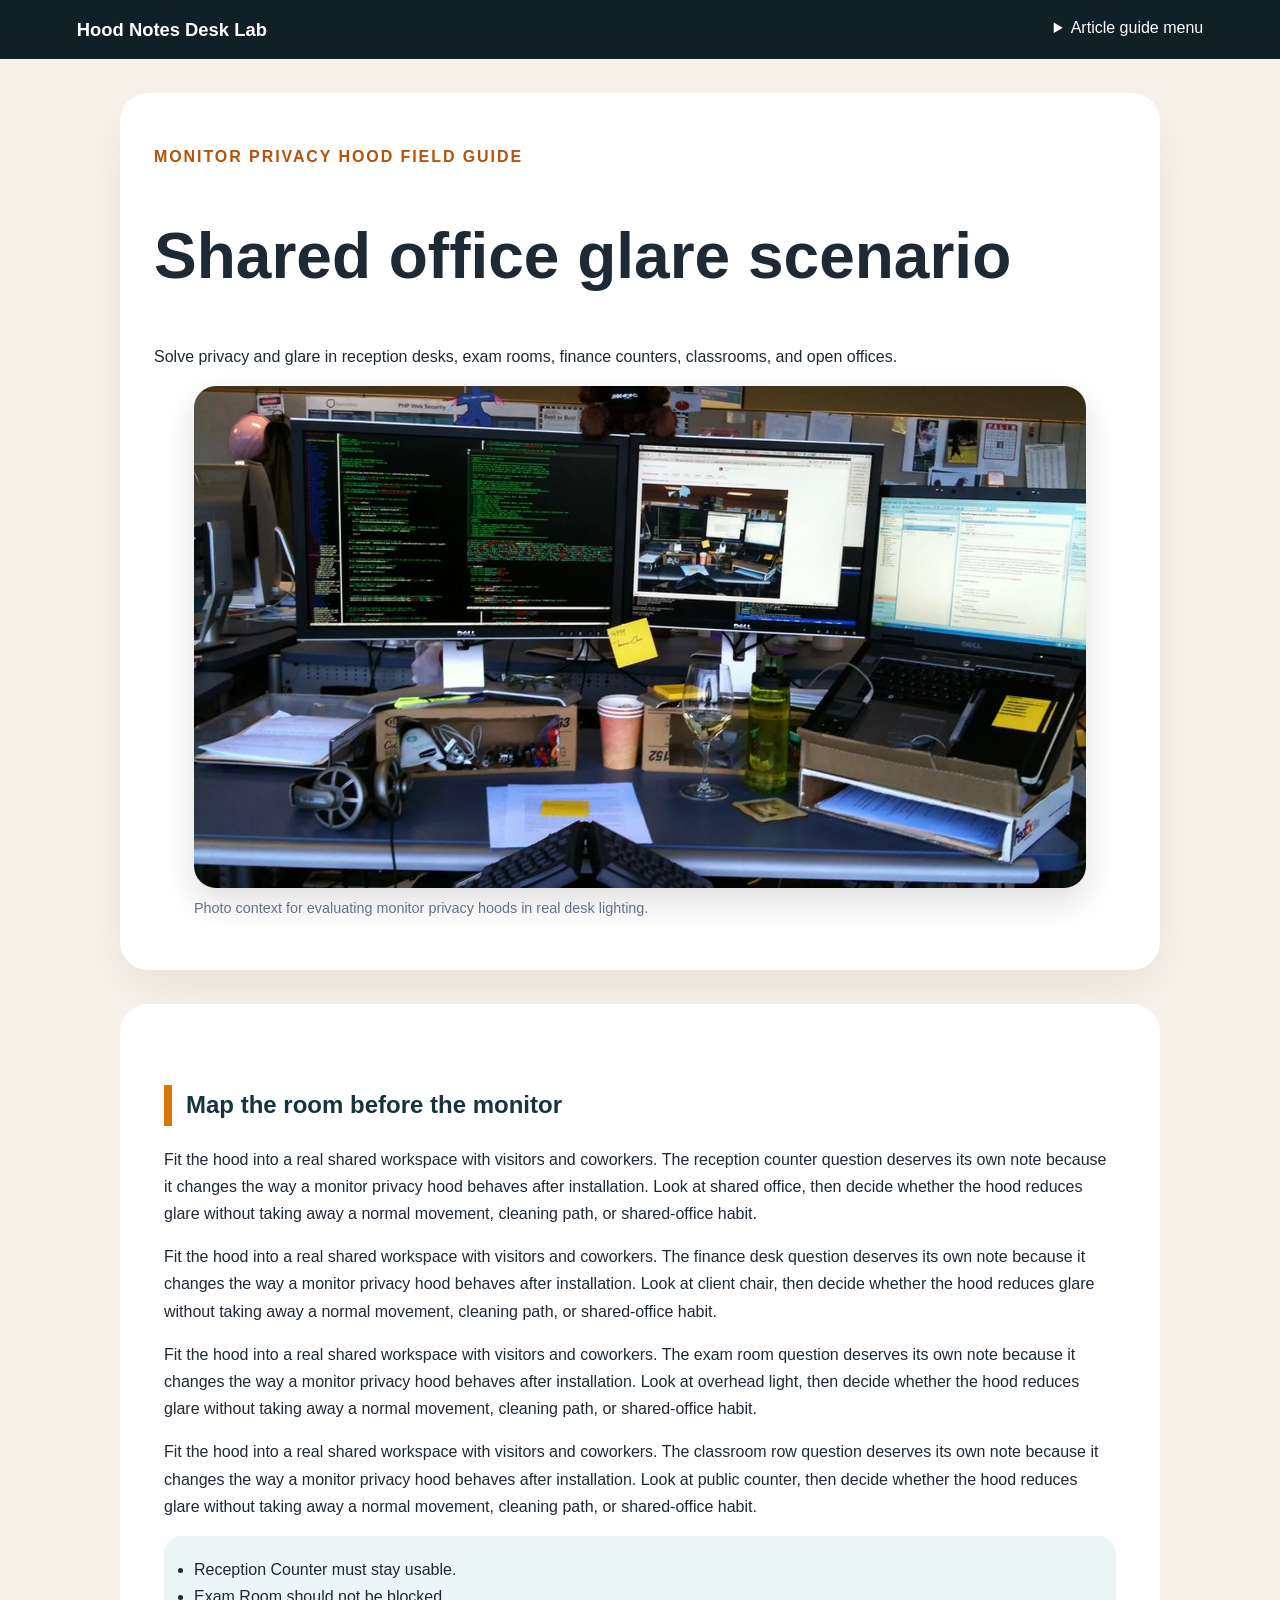
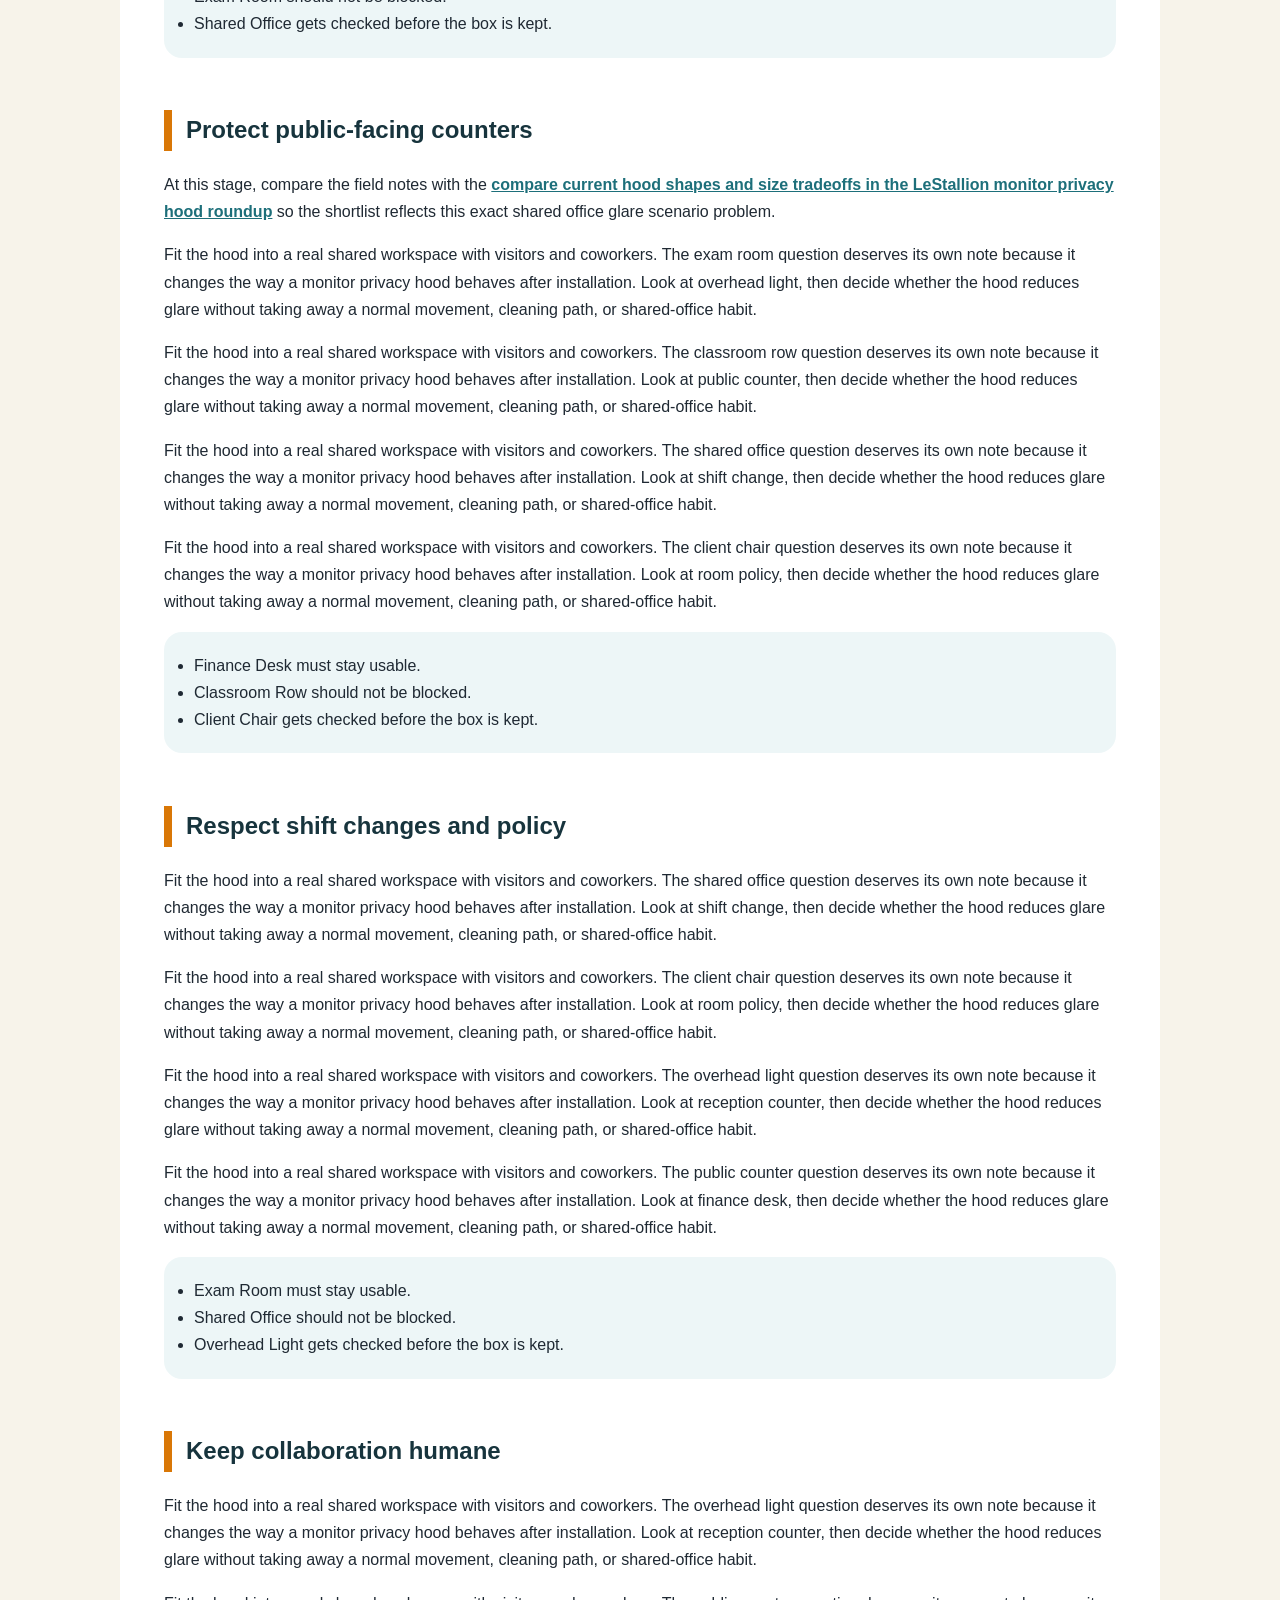
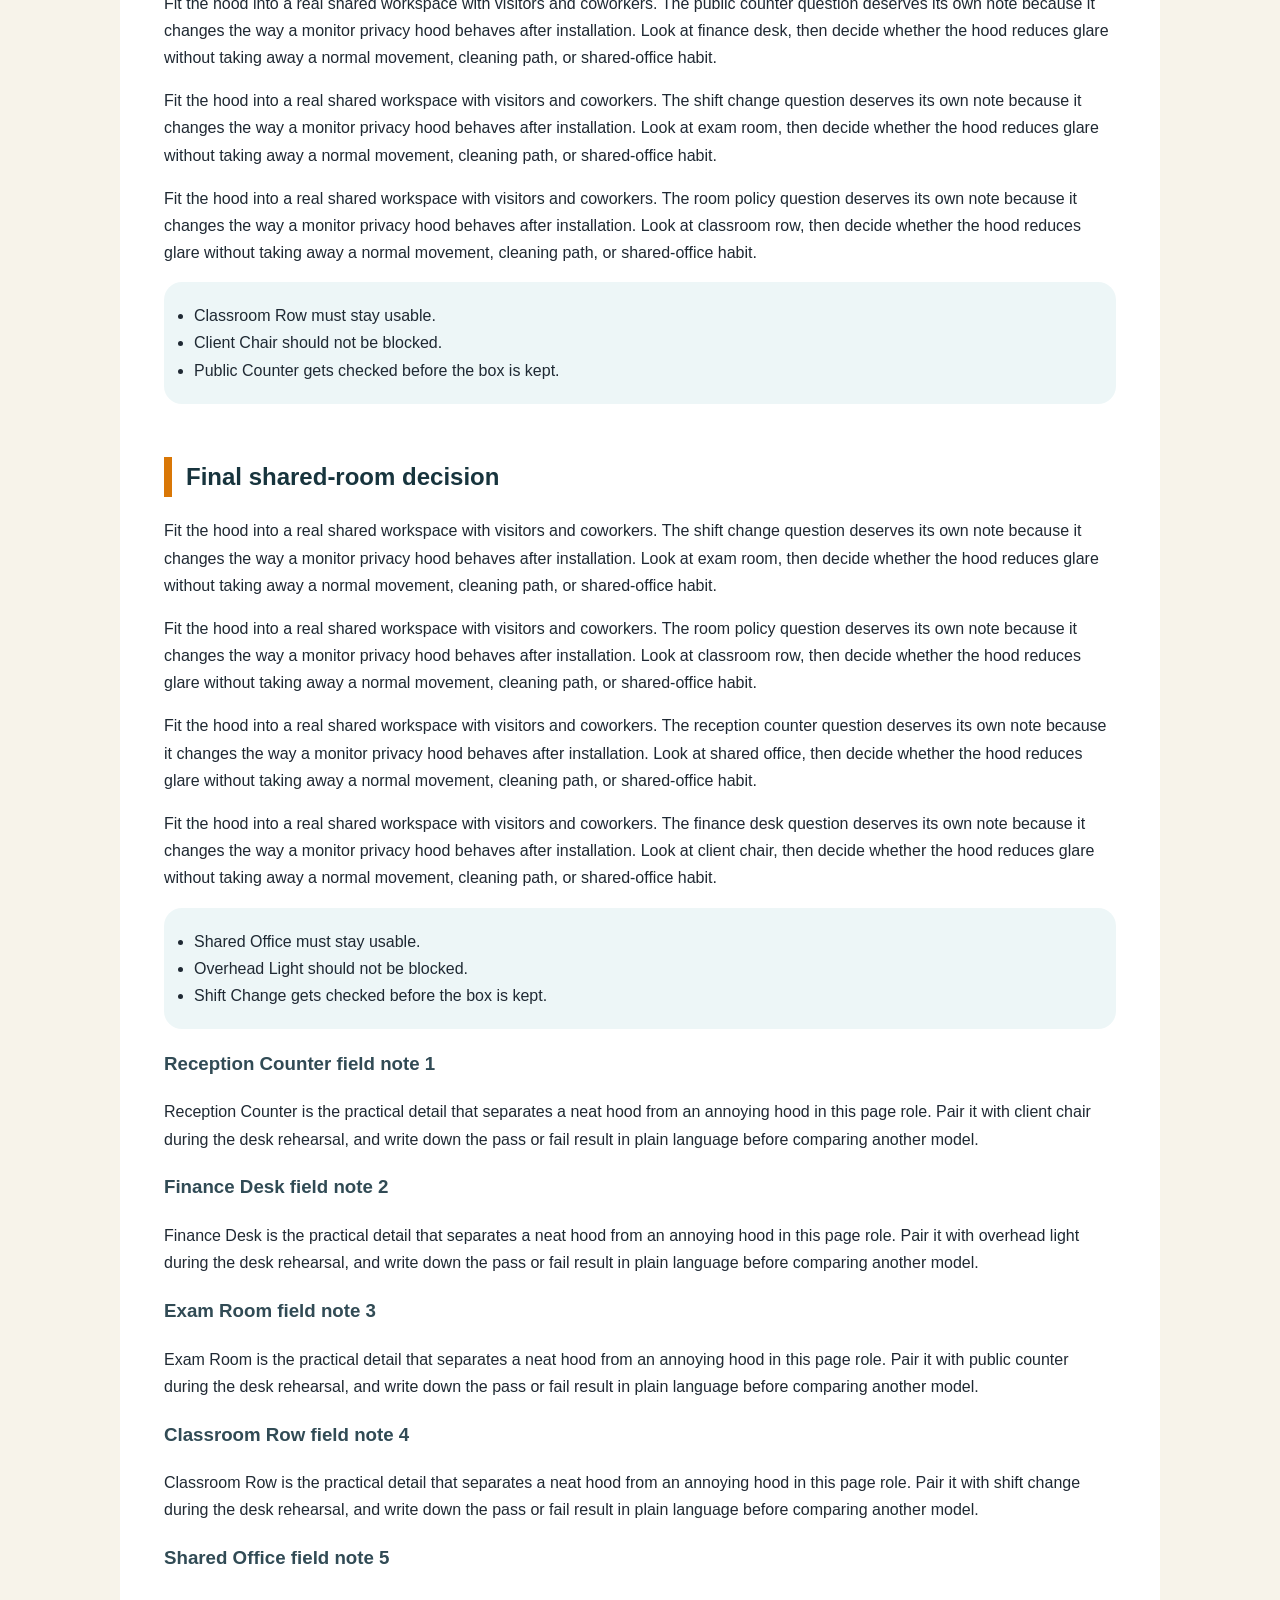
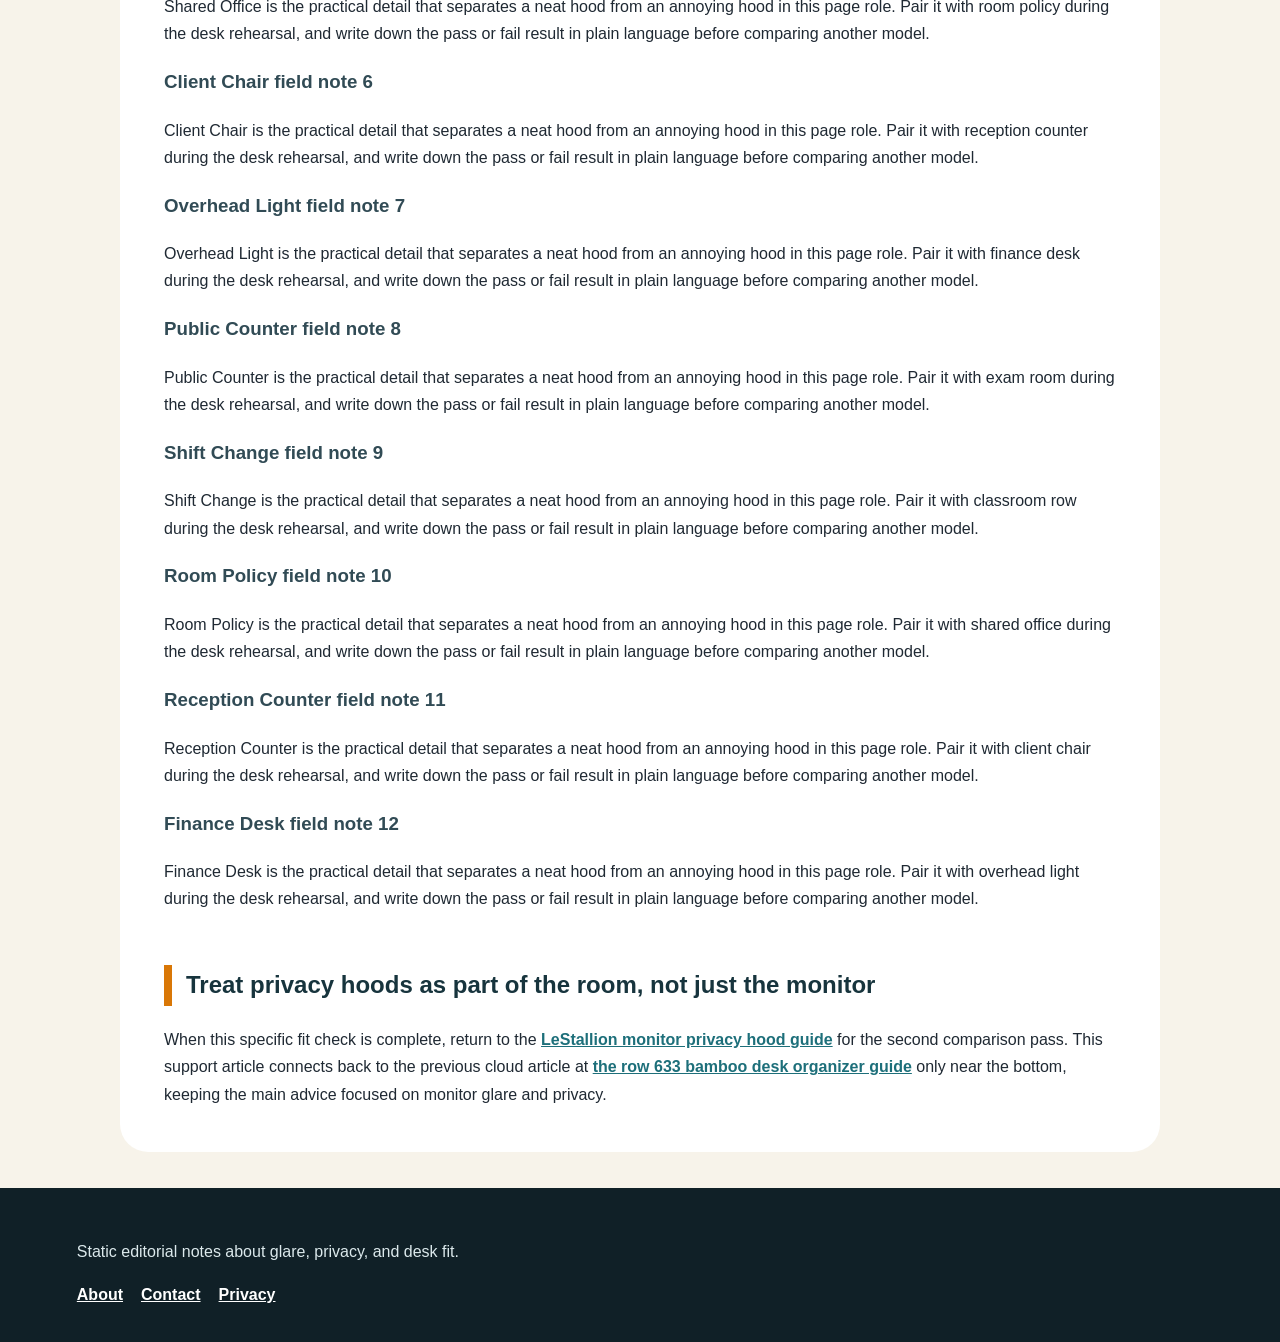
<file: public/shared-office-scenario.html>
<!doctype html><html lang="en"><head><meta charset="utf-8"><meta name="viewport" content="width=device-width, initial-scale=1"><title>Shared office glare scenario</title><meta name="description" content="Solve privacy and glare in reception desks, exam rooms, finance counters, classrooms, and open offices."><link rel="canonical" href="https://ls-monitor-privacy-hoods-634.onrender.com/shared-office-scenario.html"><link rel="stylesheet" href="style.css"><script type="application/ld+json">{"@context": "https://schema.org", "@type": "Article", "headline": "Shared office glare scenario", "description": "Solve privacy and glare in reception desks, exam rooms, finance counters, classrooms, and open offices.", "url": "https://ls-monitor-privacy-hoods-634.onrender.com/shared-office-scenario.html"}</script></head><body><header><a class="brand" href="index.html">Hood Notes Desk Lab</a><details><summary>Article guide menu</summary><nav><a href="index.html">Home</a><a href="fit-desk-depth.html">Fit Desk Depth</a><a href="multi-monitor-layouts.html">Multi Monitor Layouts</a><a href="materials-ventilation.html">Materials Ventilation</a><a href="cleaning-durability.html">Cleaning Durability</a><a href="buying-checklist.html">Buying Checklist</a><a href="shared-office-scenario.html">Shared Office Scenario</a></nav></details></header><main><section class="hero"><p class="eyebrow">Monitor privacy hood field guide</p><h1>Shared office glare scenario</h1><p>Solve privacy and glare in reception desks, exam rooms, finance counters, classrooms, and open offices.</p><figure class="hero-img"><img src="assets/image-1.webp" alt="Monitor workstation used for privacy hood glare planning"><figcaption>Photo context for evaluating monitor privacy hoods in real desk lighting.</figcaption></figure></section><article><h2>Map the room before the monitor</h2>
<p>Fit the hood into a real shared workspace with visitors and coworkers. The reception counter question deserves its own note because it changes the way a monitor privacy hood behaves after installation. Look at shared office, then decide whether the hood reduces glare without taking away a normal movement, cleaning path, or shared-office habit.</p>
<p>Fit the hood into a real shared workspace with visitors and coworkers. The finance desk question deserves its own note because it changes the way a monitor privacy hood behaves after installation. Look at client chair, then decide whether the hood reduces glare without taking away a normal movement, cleaning path, or shared-office habit.</p>
<p>Fit the hood into a real shared workspace with visitors and coworkers. The exam room question deserves its own note because it changes the way a monitor privacy hood behaves after installation. Look at overhead light, then decide whether the hood reduces glare without taking away a normal movement, cleaning path, or shared-office habit.</p>
<p>Fit the hood into a real shared workspace with visitors and coworkers. The classroom row question deserves its own note because it changes the way a monitor privacy hood behaves after installation. Look at public counter, then decide whether the hood reduces glare without taking away a normal movement, cleaning path, or shared-office habit.</p>
<ul><li>Reception Counter must stay usable.</li><li>Exam Room should not be blocked.</li><li>Shared Office gets checked before the box is kept.</li></ul>
<h2>Protect public-facing counters</h2>
<p>At this stage, compare the field notes with the <a href="https://lestallion.com/blogs/product-reviews/best-monitor-privacy-hoods-for-glare-reduction">compare current hood shapes and size tradeoffs in the LeStallion monitor privacy hood roundup</a> so the shortlist reflects this exact shared office glare scenario problem.</p>
<p>Fit the hood into a real shared workspace with visitors and coworkers. The exam room question deserves its own note because it changes the way a monitor privacy hood behaves after installation. Look at overhead light, then decide whether the hood reduces glare without taking away a normal movement, cleaning path, or shared-office habit.</p>
<p>Fit the hood into a real shared workspace with visitors and coworkers. The classroom row question deserves its own note because it changes the way a monitor privacy hood behaves after installation. Look at public counter, then decide whether the hood reduces glare without taking away a normal movement, cleaning path, or shared-office habit.</p>
<p>Fit the hood into a real shared workspace with visitors and coworkers. The shared office question deserves its own note because it changes the way a monitor privacy hood behaves after installation. Look at shift change, then decide whether the hood reduces glare without taking away a normal movement, cleaning path, or shared-office habit.</p>
<p>Fit the hood into a real shared workspace with visitors and coworkers. The client chair question deserves its own note because it changes the way a monitor privacy hood behaves after installation. Look at room policy, then decide whether the hood reduces glare without taking away a normal movement, cleaning path, or shared-office habit.</p>
<ul><li>Finance Desk must stay usable.</li><li>Classroom Row should not be blocked.</li><li>Client Chair gets checked before the box is kept.</li></ul>
<h2>Respect shift changes and policy</h2>
<p>Fit the hood into a real shared workspace with visitors and coworkers. The shared office question deserves its own note because it changes the way a monitor privacy hood behaves after installation. Look at shift change, then decide whether the hood reduces glare without taking away a normal movement, cleaning path, or shared-office habit.</p>
<p>Fit the hood into a real shared workspace with visitors and coworkers. The client chair question deserves its own note because it changes the way a monitor privacy hood behaves after installation. Look at room policy, then decide whether the hood reduces glare without taking away a normal movement, cleaning path, or shared-office habit.</p>
<p>Fit the hood into a real shared workspace with visitors and coworkers. The overhead light question deserves its own note because it changes the way a monitor privacy hood behaves after installation. Look at reception counter, then decide whether the hood reduces glare without taking away a normal movement, cleaning path, or shared-office habit.</p>
<p>Fit the hood into a real shared workspace with visitors and coworkers. The public counter question deserves its own note because it changes the way a monitor privacy hood behaves after installation. Look at finance desk, then decide whether the hood reduces glare without taking away a normal movement, cleaning path, or shared-office habit.</p>
<ul><li>Exam Room must stay usable.</li><li>Shared Office should not be blocked.</li><li>Overhead Light gets checked before the box is kept.</li></ul>
<h2>Keep collaboration humane</h2>
<p>Fit the hood into a real shared workspace with visitors and coworkers. The overhead light question deserves its own note because it changes the way a monitor privacy hood behaves after installation. Look at reception counter, then decide whether the hood reduces glare without taking away a normal movement, cleaning path, or shared-office habit.</p>
<p>Fit the hood into a real shared workspace with visitors and coworkers. The public counter question deserves its own note because it changes the way a monitor privacy hood behaves after installation. Look at finance desk, then decide whether the hood reduces glare without taking away a normal movement, cleaning path, or shared-office habit.</p>
<p>Fit the hood into a real shared workspace with visitors and coworkers. The shift change question deserves its own note because it changes the way a monitor privacy hood behaves after installation. Look at exam room, then decide whether the hood reduces glare without taking away a normal movement, cleaning path, or shared-office habit.</p>
<p>Fit the hood into a real shared workspace with visitors and coworkers. The room policy question deserves its own note because it changes the way a monitor privacy hood behaves after installation. Look at classroom row, then decide whether the hood reduces glare without taking away a normal movement, cleaning path, or shared-office habit.</p>
<ul><li>Classroom Row must stay usable.</li><li>Client Chair should not be blocked.</li><li>Public Counter gets checked before the box is kept.</li></ul>
<h2>Final shared-room decision</h2>
<p>Fit the hood into a real shared workspace with visitors and coworkers. The shift change question deserves its own note because it changes the way a monitor privacy hood behaves after installation. Look at exam room, then decide whether the hood reduces glare without taking away a normal movement, cleaning path, or shared-office habit.</p>
<p>Fit the hood into a real shared workspace with visitors and coworkers. The room policy question deserves its own note because it changes the way a monitor privacy hood behaves after installation. Look at classroom row, then decide whether the hood reduces glare without taking away a normal movement, cleaning path, or shared-office habit.</p>
<p>Fit the hood into a real shared workspace with visitors and coworkers. The reception counter question deserves its own note because it changes the way a monitor privacy hood behaves after installation. Look at shared office, then decide whether the hood reduces glare without taking away a normal movement, cleaning path, or shared-office habit.</p>
<p>Fit the hood into a real shared workspace with visitors and coworkers. The finance desk question deserves its own note because it changes the way a monitor privacy hood behaves after installation. Look at client chair, then decide whether the hood reduces glare without taking away a normal movement, cleaning path, or shared-office habit.</p>
<ul><li>Shared Office must stay usable.</li><li>Overhead Light should not be blocked.</li><li>Shift Change gets checked before the box is kept.</li></ul>
<h3>Reception Counter field note 1</h3><p>Reception Counter is the practical detail that separates a neat hood from an annoying hood in this page role. Pair it with client chair during the desk rehearsal, and write down the pass or fail result in plain language before comparing another model.</p>
<h3>Finance Desk field note 2</h3><p>Finance Desk is the practical detail that separates a neat hood from an annoying hood in this page role. Pair it with overhead light during the desk rehearsal, and write down the pass or fail result in plain language before comparing another model.</p>
<h3>Exam Room field note 3</h3><p>Exam Room is the practical detail that separates a neat hood from an annoying hood in this page role. Pair it with public counter during the desk rehearsal, and write down the pass or fail result in plain language before comparing another model.</p>
<h3>Classroom Row field note 4</h3><p>Classroom Row is the practical detail that separates a neat hood from an annoying hood in this page role. Pair it with shift change during the desk rehearsal, and write down the pass or fail result in plain language before comparing another model.</p>
<h3>Shared Office field note 5</h3><p>Shared Office is the practical detail that separates a neat hood from an annoying hood in this page role. Pair it with room policy during the desk rehearsal, and write down the pass or fail result in plain language before comparing another model.</p>
<h3>Client Chair field note 6</h3><p>Client Chair is the practical detail that separates a neat hood from an annoying hood in this page role. Pair it with reception counter during the desk rehearsal, and write down the pass or fail result in plain language before comparing another model.</p>
<h3>Overhead Light field note 7</h3><p>Overhead Light is the practical detail that separates a neat hood from an annoying hood in this page role. Pair it with finance desk during the desk rehearsal, and write down the pass or fail result in plain language before comparing another model.</p>
<h3>Public Counter field note 8</h3><p>Public Counter is the practical detail that separates a neat hood from an annoying hood in this page role. Pair it with exam room during the desk rehearsal, and write down the pass or fail result in plain language before comparing another model.</p>
<h3>Shift Change field note 9</h3><p>Shift Change is the practical detail that separates a neat hood from an annoying hood in this page role. Pair it with classroom row during the desk rehearsal, and write down the pass or fail result in plain language before comparing another model.</p>
<h3>Room Policy field note 10</h3><p>Room Policy is the practical detail that separates a neat hood from an annoying hood in this page role. Pair it with shared office during the desk rehearsal, and write down the pass or fail result in plain language before comparing another model.</p>
<h3>Reception Counter field note 11</h3><p>Reception Counter is the practical detail that separates a neat hood from an annoying hood in this page role. Pair it with client chair during the desk rehearsal, and write down the pass or fail result in plain language before comparing another model.</p>
<h3>Finance Desk field note 12</h3><p>Finance Desk is the practical detail that separates a neat hood from an annoying hood in this page role. Pair it with overhead light during the desk rehearsal, and write down the pass or fail result in plain language before comparing another model.</p>
<h2>Treat privacy hoods as part of the room, not just the monitor</h2><p>When this specific fit check is complete, return to the <a href="https://lestallion.com/blogs/product-reviews/best-monitor-privacy-hoods-for-glare-reduction">LeStallion monitor privacy hood guide</a> for the second comparison pass. This support article connects back to the previous cloud article at <a href="https://ls-bamboo-desk-organizers-633.surge.sh/index.html">the row 633 bamboo desk organizer guide</a> only near the bottom, keeping the main advice focused on monitor glare and privacy.</p></article></main><footer><p>Static editorial notes about glare, privacy, and desk fit.</p><a href="about.html">About</a><a href="contact.html">Contact</a><a href="privacy.html">Privacy</a></footer></body></html>
</file>
<file: public/style.css>
body{margin:0;font-family:Inter,Arial,sans-serif;background:#f7f3ea;color:#1f2933;line-height:1.7}header{position:sticky;top:0;background:#102027;color:white;padding:14px 6vw;display:flex;justify-content:space-between;gap:24px;z-index:5}a{color:#1d6f7a;font-weight:700}.brand{color:white;text-decoration:none;font-size:1.15rem}nav{display:grid;grid-template-columns:repeat(2,minmax(180px,1fr));gap:8px;background:#17343d;padding:14px;border-radius:12px}nav a{color:#e6fbff;text-transform:capitalize}main{max-width:1040px;margin:auto}.hero{margin:34px 0;background:#fff;border-radius:28px;padding:34px;box-shadow:0 20px 50px #0001}.eyebrow{text-transform:uppercase;letter-spacing:.12em;color:#b45309;font-weight:800}h1{font-size:clamp(2.1rem,5vw,4.2rem);line-height:1.03}h2{margin-top:2.2em;color:#17343d;border-left:8px solid #d97706;padding-left:14px}h3{color:#314b55}article{background:#fff;padding:28px 44px;border-radius:28px;margin-bottom:36px}.hero-img img,figure img{width:100%;aspect-ratio:16/9;object-fit:cover;border-radius:22px;box-shadow:0 14px 35px #0002}figcaption{font-size:.9rem;color:#667085}ul{background:#edf6f7;border-radius:18px;padding:20px 30px}footer{background:#102027;color:#dce9ec;padding:34px 6vw}footer a{color:#fff;margin-right:18px}@media(max-width:760px){article{padding:20px}.hero{padding:22px}nav{grid-template-columns:1fr}}
</file>
